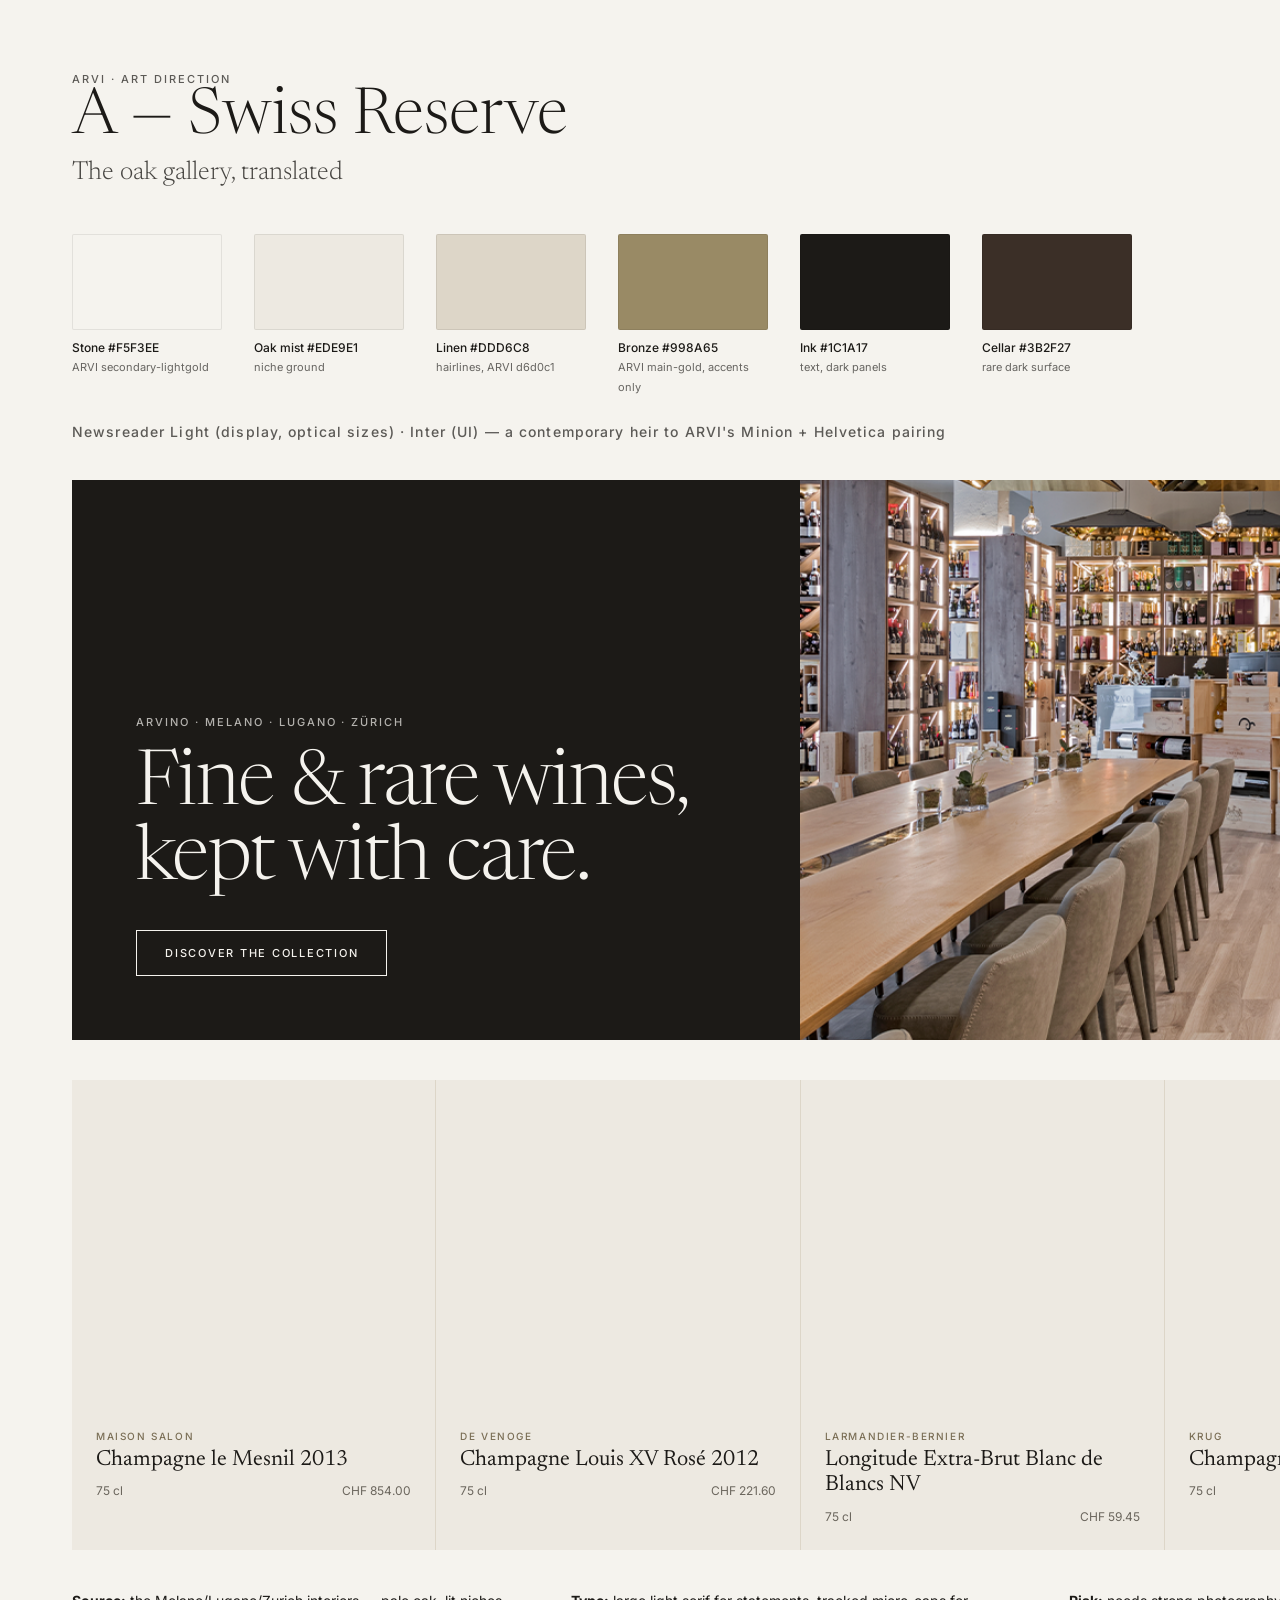
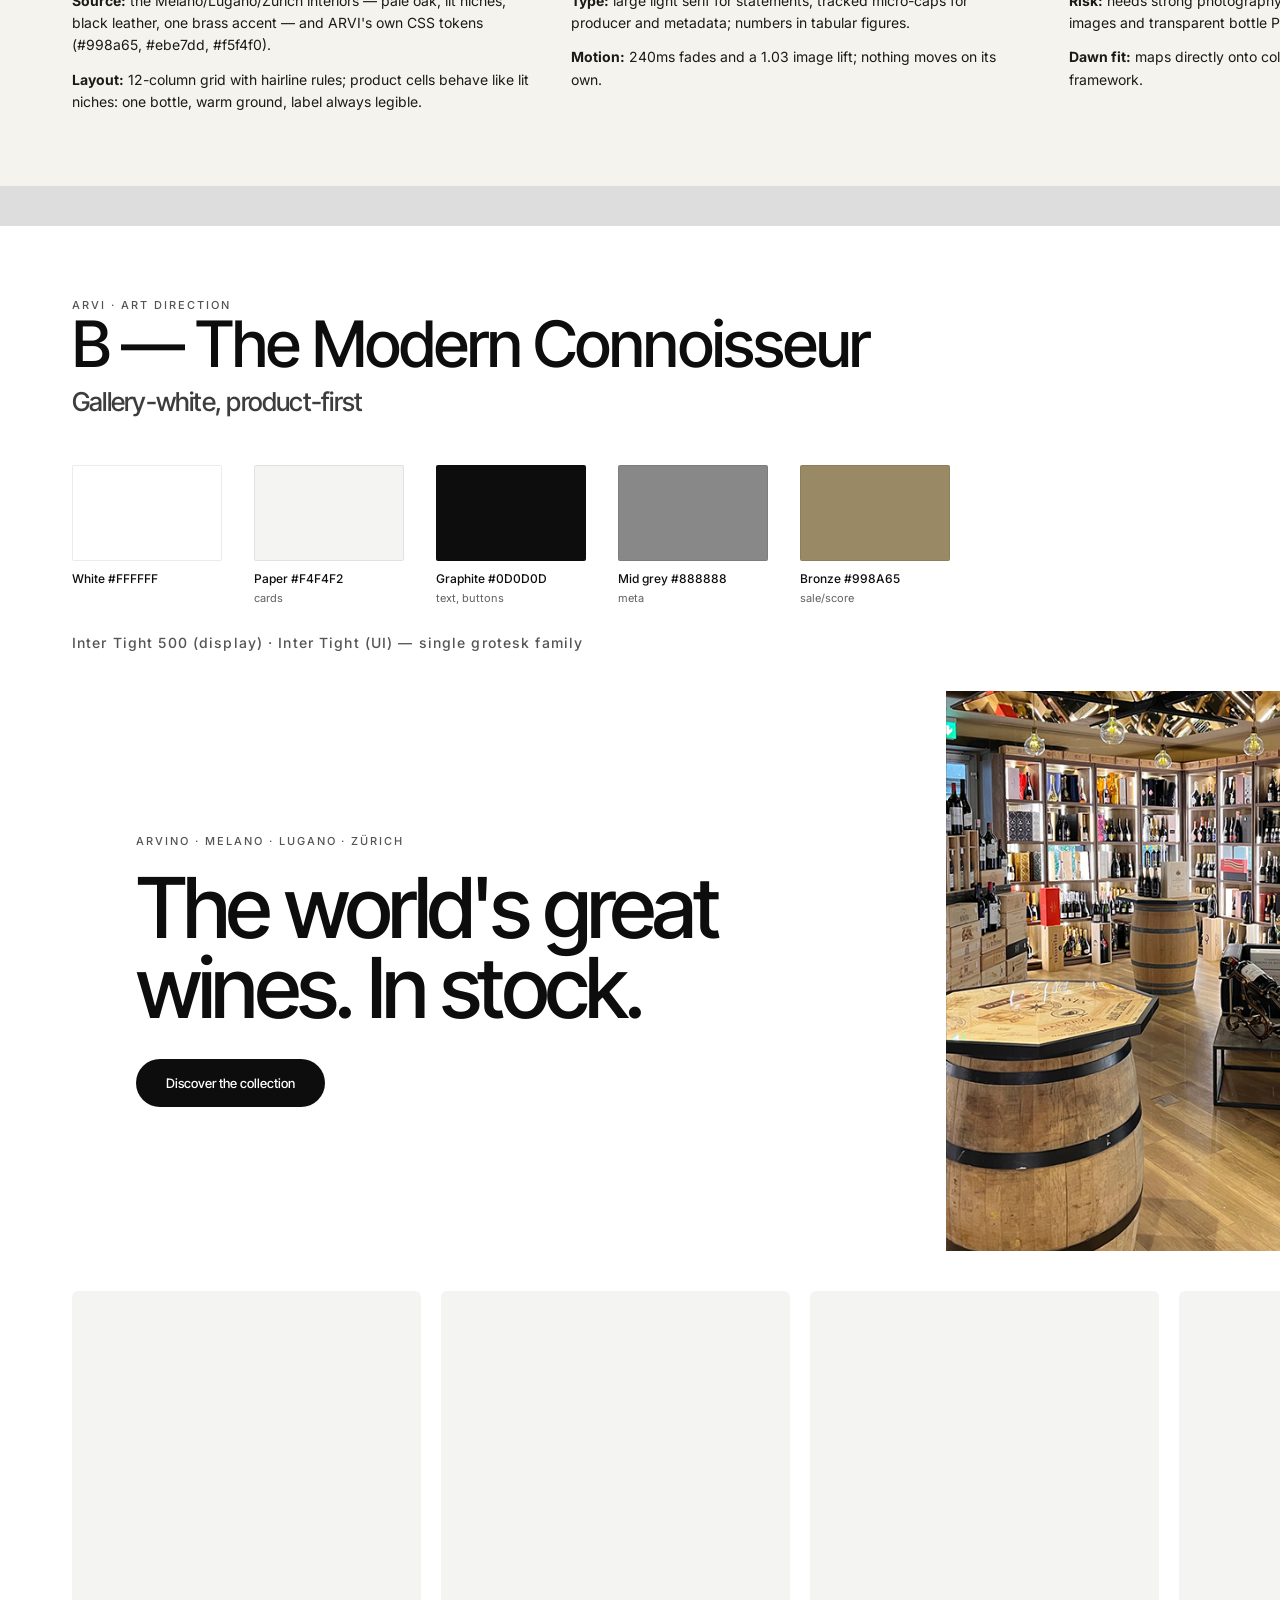
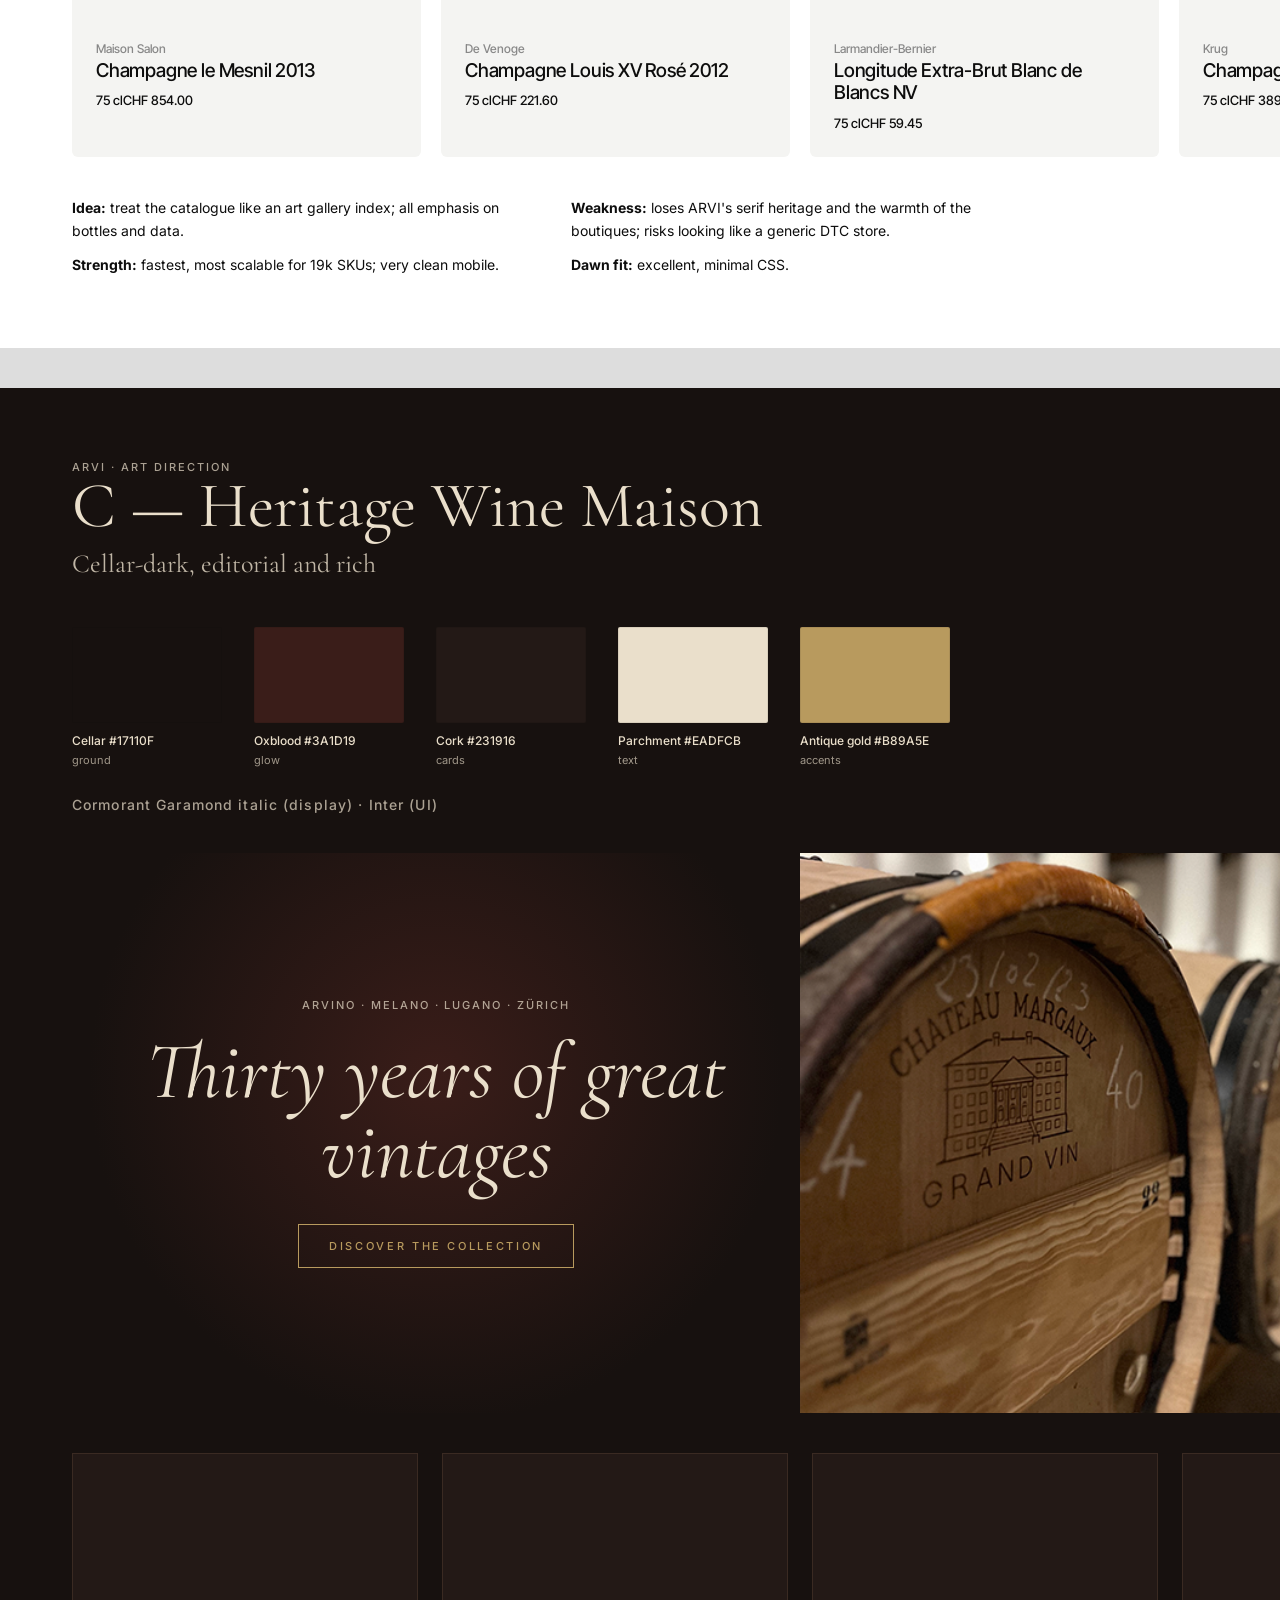
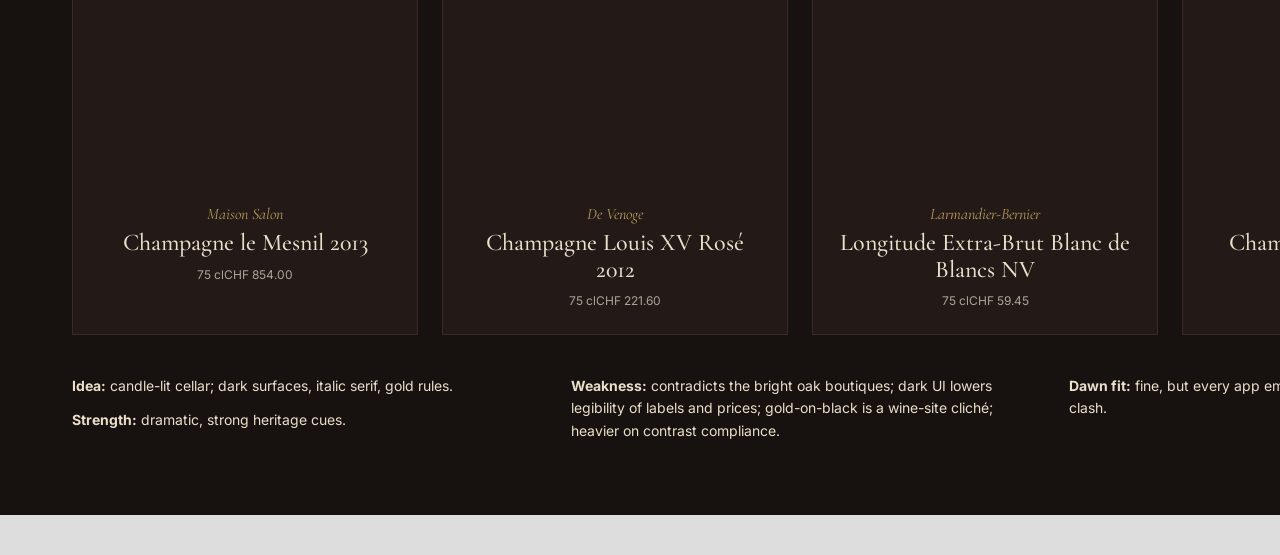
<file: presentation/concepts/boards.html>
<!doctype html><html><head><meta charset="utf-8">
<link href="https://fonts.googleapis.com/css2?family=Newsreader:ital,opsz,wght@0,6..72,300;0,6..72,400;1,6..72,300&family=Inter:wght@300;400;500&family=Cormorant+Garamond:ital,wght@0,400;0,500;1,400&family=Inter+Tight:wght@300;400;500;600&family=Fraunces:opsz,wght@9..144,300;9..144,400&display=swap" rel="stylesheet">
<style>
*{box-sizing:border-box;margin:0}body{font-family:Inter;background:#ddd}
.board{width:1600px;padding:72px;margin:0 0 40px;position:relative}
.k{font:500 11px Inter;letter-spacing:.18em;text-transform:uppercase;opacity:.7}
.row{display:flex;gap:32px}.sw{width:150px}.sw i{display:block;height:96px;border-radius:2px;margin-bottom:10px;border:1px solid rgba(0,0,0,.08)}
.sw b{display:block;font:500 12px Inter}.sw small{font:400 11px Inter;opacity:.65}
.hero{display:grid;grid-template-columns:1fr 1fr;height:560px;margin-top:40px}
.hero .img{background-size:cover;background-position:center}
.cards{display:grid;grid-template-columns:repeat(4,1fr);gap:1px;margin-top:40px}
.card{padding:28px 24px 26px}.card .b{height:300px;background-size:contain;background-repeat:no-repeat;background-position:center bottom;margin-bottom:22px}
.notes{columns:3;gap:40px;margin-top:40px;font:400 14px/1.6 Inter}
.notes p{break-inside:avoid;margin-bottom:12px}
/* A */
.A{background:#F5F3EE;color:#1C1A17}.A h1,.A .serif{font-family:Newsreader;font-weight:300;font-optical-sizing:auto}
.A .hero .txt{background:#1C1A17;color:#F5F3EE;padding:64px;display:flex;flex-direction:column;justify-content:flex-end}
.A .hero h2{font:300 76px/0.98 Newsreader;letter-spacing:-.02em}.A .btn{display:inline-block;border:1px solid #F5F3EE;padding:15px 28px;font:500 11px Inter;letter-spacing:.16em;text-transform:uppercase;margin-top:32px}
.A .cards{background:#DDD6C8}.A .card{background:#EDE9E1}.A .card .p{font:500 10px Inter;letter-spacing:.16em;text-transform:uppercase;color:#7A6E55}.A .card .t{font:400 22px/1.15 Newsreader;margin:6px 0 10px}.A .card .m{font:400 12px Inter;color:#6b665d;display:flex;justify-content:space-between}
/* B */
.B{background:#fff;color:#0d0d0d}.B h1,.B .serif{font-family:'Inter Tight';font-weight:500;letter-spacing:-.03em}
.B .hero{grid-template-columns:1.2fr .8fr}.B .hero .txt{padding:64px 0 64px 64px;display:flex;flex-direction:column;justify-content:center}
.B .hero h2{font:500 84px/0.95 'Inter Tight';letter-spacing:-.045em}.B .btn{display:inline-block;background:#0d0d0d;color:#fff;padding:16px 30px;font:500 13px 'Inter Tight';margin-top:32px;border-radius:40px}
.B .cards{gap:20px}.B .card{background:#F4F4F2;border-radius:6px}.B .card .p{font:500 12px 'Inter Tight';color:#888}.B .card .t{font:500 19px/1.2 'Inter Tight';margin:4px 0 10px;letter-spacing:-.01em}.B .card .m{font:500 13px 'Inter Tight'}
/* C */
.C{background:#17110F;color:#EADFCB}.C h1,.C .serif{font-family:'Cormorant Garamond';font-weight:400}
.C .hero .txt{padding:64px;display:flex;flex-direction:column;justify-content:center;align-items:center;text-align:center;background:radial-gradient(circle at 50% 40%,#3a1d19,#17110F 70%)}
.C .hero h2{font:italic 400 80px/1 'Cormorant Garamond'}.C .btn{display:inline-block;border:1px solid #B89A5E;color:#B89A5E;padding:14px 30px;font:500 11px Inter;letter-spacing:.24em;text-transform:uppercase;margin-top:32px}
.C .cards{gap:24px}.C .card{background:#231916;border:1px solid #3a2a22;text-align:center}.C .card .p{font:italic 400 16px 'Cormorant Garamond';color:#B89A5E}.C .card .t{font:500 24px/1.1 'Cormorant Garamond';margin:6px 0 10px}.C .card .m{font:400 12px Inter;opacity:.7}
.head{display:flex;justify-content:space-between;align-items:flex-end;margin-bottom:48px}
.head h1{font-size:64px;line-height:1}
.pick{position:absolute;top:72px;right:72px;font:600 12px Inter;letter-spacing:.14em;text-transform:uppercase;padding:10px 16px;background:#998A65;color:#fff}
</style></head><body>
<script>
const IMG='../../assets-library/arvi-original/';
const bottles=[
 ['Maison Salon','Champagne le Mesnil 2013','75 cl','CHF 854.00','https://cdn.shopify.com/s/files/1/0949/2725/7948/files/Champagne_le_Mesnil_Maison_Salon_2007_75.00_53020_1.png?v=1792161594&width=600'],
 ['De Venoge','Champagne Louis XV Rosé 2012','75 cl','CHF 221.60','https://cdn.shopify.com/s/files/1/0949/2725/7948/files/De_Venoge_Champagne_Louis_XV_Rose_2006_75_41455_c.png?v=1792161171&width=600'],
 ['Larmandier-Bernier','Longitude Extra-Brut Blanc de Blancs NV','75 cl','CHF 59.45','https://cdn.shopify.com/s/files/1/0949/2725/7948/files/Larmandier-Bernier_Champagne_Longitude_Extra-Brut_Blanc_de_Blancs_0_75_39920.png?v=17&width=600'],
 ['Krug','Champagne Brut Rosé NV','75 cl','CHF 389.15','https://myarvi.myshopify.com/cdn/shop/files/Krug_Champagne-Brut-Rose_0_75_22035_2a75a9bc-0570-4a71-8ae2-0901e056e36c.png?width=600']];
const D=[
 {c:'A',name:'A — Swiss Reserve',sub:'The oak gallery, translated',pick:1,img:'Zurigo.png',h:'Fine &amp; rare wines,<br>kept with care.',
  pal:[['Stone','#F5F3EE','ARVI secondary-lightgold'],['Oak mist','#EDE9E1','niche ground'],['Linen','#DDD6C8','hairlines, ARVI d6d0c1'],['Bronze','#998A65','ARVI main-gold, accents only'],['Ink','#1C1A17','text, dark panels'],['Cellar','#3B2F27','rare dark surface']],
  type:'Newsreader Light (display, optical sizes) · Inter (UI) — a contemporary heir to ARVI\'s Minion + Helvetica pairing',
  notes:['<b>Source:</b> the Melano/Lugano/Zurich interiors — pale oak, lit niches, black leather, one brass accent — and ARVI\'s own CSS tokens (#998a65, #ebe7dd, #f5f4f0).','<b>Layout:</b> 12-column grid with hairline rules; product cells behave like lit niches: one bottle, warm ground, label always legible.','<b>Type:</b> large light serif for statements, tracked micro-caps for producer and metadata; numbers in tabular figures.','<b>Motion:</b> 240ms fades and a 1.03 image lift; nothing moves on its own.','<b>Risk:</b> needs strong photography — mitigated by ARVI\'s real boutique images and transparent bottle PNGs.','<b>Dawn fit:</b> maps directly onto color schemes + one CSS layer; no JS framework.']},
 {c:'B',name:'B — The Modern Connoisseur',sub:'Gallery-white, product-first',img:'Lugano.png',h:'The world\'s great wines. In stock.',
  pal:[['White','#FFFFFF',''],['Paper','#F4F4F2','cards'],['Graphite','#0D0D0D','text, buttons'],['Mid grey','#888888','meta'],['Bronze','#998A65','sale/score']],
  type:'Inter Tight 500 (display) · Inter Tight (UI) — single grotesk family',
  notes:['<b>Idea:</b> treat the catalogue like an art gallery index; all emphasis on bottles and data.','<b>Strength:</b> fastest, most scalable for 19k SKUs; very clean mobile.','<b>Weakness:</b> loses ARVI\'s serif heritage and the warmth of the boutiques; risks looking like a generic DTC store.','<b>Dawn fit:</b> excellent, minimal CSS.']},
 {c:'C',name:'C — Heritage Wine Maison',sub:'Cellar-dark, editorial and rich',img:'WIEP_660_01.png',h:'Thirty years of great vintages',
  pal:[['Cellar','#17110F','ground'],['Oxblood','#3A1D19','glow'],['Cork','#231916','cards'],['Parchment','#EADFCB','text'],['Antique gold','#B89A5E','accents']],
  type:'Cormorant Garamond italic (display) · Inter (UI)',
  notes:['<b>Idea:</b> candle-lit cellar; dark surfaces, italic serif, gold rules.','<b>Strength:</b> dramatic, strong heritage cues.','<b>Weakness:</b> contradicts the bright oak boutiques; dark UI lowers legibility of labels and prices; gold-on-black is a wine-site cliché; heavier on contrast compliance.','<b>Dawn fit:</b> fine, but every app embed and checkout handoff would clash.']}];
for(const d of D){
 const s=document.createElement('section');s.className='board '+d.c;s.id=d.c;
 s.innerHTML=`${d.pick?'<div class="pick">Selected direction</div>':''}<div class="head"><div><div class="k">ARVI · Art direction</div><h1>${d.name}</h1><div class="serif" style="font-size:26px;margin-top:10px;opacity:.8">${d.sub}</div></div></div>
 <div class="row">${d.pal.map(p=>`<div class="sw"><i style="background:${p[1]}"></i><b>${p[0]} ${p[1]}</b><small>${p[2]}</small></div>`).join('')}</div>
 <p class="k" style="margin-top:28px;letter-spacing:.08em;text-transform:none;font-size:14px">${d.type}</p>
 <div class="hero"><div class="txt"><div class="k" style="margin-bottom:20px">Arvino · Melano · Lugano · Zürich</div><h2>${d.h}</h2><div><span class="btn">Discover the collection</span></div></div><div class="img" style="background-image:url(${IMG+d.img})"></div></div>
 <div class="cards">${bottles.map(b=>`<div class="card"><div class="b" style="background-image:url('${b[4]}')"></div><div class="p">${b[0]}</div><div class="t">${b[1]}</div><div class="m"><span>${b[2]}</span><span>${b[3]}</span></div></div>`).join('')}</div>
 <div class="notes">${d.notes.map(n=>`<p>${n}</p>`).join('')}</div>`;
 document.body.appendChild(s);}
</script></body></html>
</file>
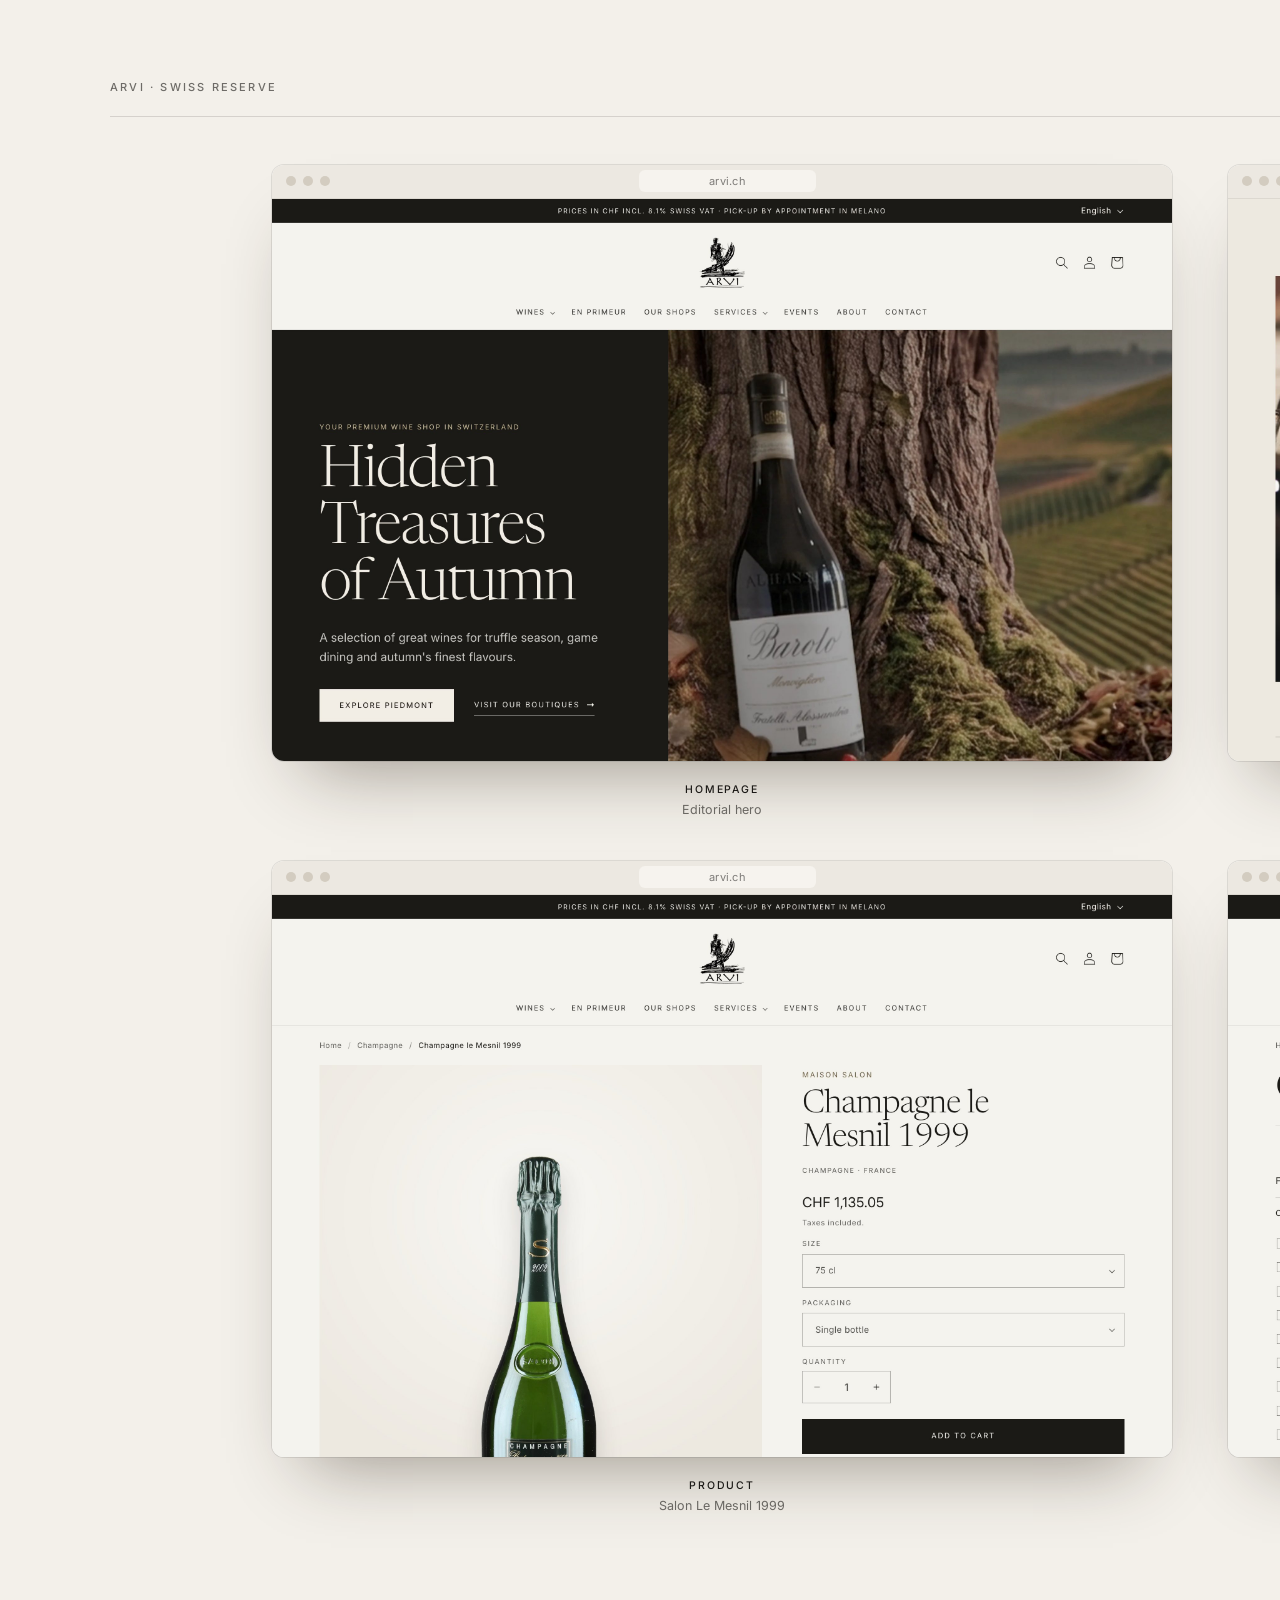
<file: docs/ARVI-CLIENT-PRESENTATION/source/ARVI-DESKTOP-OVERVIEW.html>
<!doctype html><html lang="en"><head><meta charset="utf-8"><link rel="preconnect" href="https://fonts.googleapis.com"><link href="https://fonts.googleapis.com/css2?family=Inter:wght@400;500;600&display=swap" rel="stylesheet"><style>
@font-face { font-family: Newsreader; font-weight: 200 800; font-style: normal; src: url("file:///Users/adamm/Documents/shopify/theme/assets/arvi-newsreader-normal-latin.woff2") format("woff2"); }
@font-face { font-family: Newsreader; font-weight: 200 800; font-style: italic; src: url("file:///Users/adamm/Documents/shopify/theme/assets/arvi-newsreader-italic-latin.woff2") format("woff2"); }
:root { --stone:#F3F0EA; --mist:#E9E4DA; --ink:#1C1A17; --bronze:#998A65; --bronze-t:#6E6246; --muted:rgba(28,26,23,.62); }
* { box-sizing: border-box; margin: 0; padding: 0; }
html, body { background: var(--stone); }
body { font-family: Inter, system-ui, sans-serif; color: var(--ink); -webkit-font-smoothing: antialiased; }
@page { size: 1920px 1080px; margin: 0; }
.page { width: 1920px; height: 1080px; position: relative; overflow: hidden; background: var(--stone); page-break-after: always; display: grid; grid-template-columns: 470px minmax(0, 1fr); grid-template-rows: auto minmax(0, 1fr); padding: 64px 96px 72px; column-gap: 72px; }
.page.dark { background: var(--ink); color: #F2EEE6; --muted: rgba(242,238,230,.66); }
.pg-head { grid-column: 1 / -1; display: flex; justify-content: space-between; font-size: 11px; font-weight: 500; letter-spacing: .2em; text-transform: uppercase; color: var(--muted); padding-bottom: 22px; border-bottom: 1px solid rgba(28,26,23,.14); margin-bottom: 56px; }
.dark .pg-head { border-color: rgba(242,238,230,.16); }
.pg-intro { align-self: center; }
.eyebrow { font-size: 11px; font-weight: 500; letter-spacing: .2em; text-transform: uppercase; color: var(--bronze-t); margin-bottom: 22px; }
.dark .eyebrow { color: #CDBF9C; }
h1, h2 { font-family: Newsreader, Georgia, serif; font-weight: 300; letter-spacing: -.02em; }
h2 { font-size: 46px; line-height: 1.08; max-width: 14ch; }
.lede { font-size: 16px; line-height: 1.75; color: var(--muted); margin-top: 26px; max-width: 40ch; }
.notes { margin-top: 34px; display: grid; gap: 14px; max-width: 40ch; }
.notes p { font-size: 13.5px; line-height: 1.6; color: var(--muted); padding-left: 22px; position: relative; }
.notes p::before { content: ''; position: absolute; left: 0; top: .75em; width: 12px; height: 1px; background: var(--bronze); }
.notes b { color: var(--ink); font-weight: 500; }
.dark .notes b { color: #F2EEE6; }
.pg-stage { display: flex; align-items: center; justify-content: center; gap: 44px; min-width: 0; }
figure { display: flex; flex-direction: column; align-items: center; }
figcaption { margin-top: 22px; text-align: center; display: grid; gap: 6px; }
.cap-t { font-size: 10.5px; font-weight: 500; letter-spacing: .18em; text-transform: uppercase; }
.cap-s { font-size: 12.5px; color: var(--muted); }
/* Phone */
.ph-body { position: relative; background: linear-gradient(150deg, #4a4743 0%, #1d1c1a 22%, #2a2825 60%, #45423e 100%); box-shadow: inset 0 0 0 1.2px rgba(255,255,255,.14), 0 0 0 1px #0b0a09, 0 44px 70px -34px rgba(48,36,22,.55), 0 18px 30px -20px rgba(0,0,0,.4); }
.dark .ph-body { box-shadow: inset 0 0 0 1.2px rgba(255,255,255,.18), 0 0 0 1px #000, 0 40px 80px -30px rgba(0,0,0,.8); }
.ph-body::before, .ph-body::after { content: ''; position: absolute; width: 3px; border-radius: 2px; background: #2b2926; }
.ph-body::before { left: -3px; top: 21%; height: 9%; box-shadow: 0 60px 0 #2b2926; }
.ph-body::after { right: -3px; top: 27%; height: 14%; }
.ph-screen { overflow: hidden; background: #000; position: relative; }
.ph-screen img { display: block; width: 100%; object-fit: cover; object-position: top; }
.ph-bar { position: relative; display: flex; align-items: center; justify-content: space-between; padding: 0 8.5% 0 11%; font-weight: 600; letter-spacing: .01em; }
.ph-island { position: absolute; left: 50%; top: 62%; transform: translate(-50%, -50%); background: #000; border-radius: 999px; }
.ph-icons svg { width: 100%; display: block; }
/* Browser */
.br-body { border-radius: 12px; overflow: hidden; background: #fff; box-shadow: 0 0 0 1px rgba(28,26,23,.1), 0 40px 70px -34px rgba(48,36,22,.45); }
.br-bar { height: 34px; display: flex; align-items: center; gap: 7px; padding: 0 14px; background: #ECE8E1; border-bottom: 1px solid rgba(28,26,23,.08); }
.br-bar i { width: 10px; height: 10px; border-radius: 50%; background: #D3CCC0; }
.br-url { margin: 0 auto; transform: translateX(-20px); font-size: 11px; color: rgba(28,26,23,.55); background: #F6F3EE; padding: 4px 70px; border-radius: 6px; letter-spacing: .02em; }
.br-view { overflow: hidden; }
.br-view img { display: block; width: 100%; }
/* Special layouts */
.cover { grid-template-columns: minmax(0, 1fr) 640px; }
.cover h1 { font-size: 76px; line-height: 1.02; margin-top: 6px; }
.cover .lede { font-size: 18px; max-width: 34ch; }
.cover .meta { margin-top: 64px; display: flex; gap: 48px; font-size: 11px; letter-spacing: .2em; text-transform: uppercase; color: rgba(242,238,230,.6); }
.strips { display: flex; gap: 28px; align-items: flex-start; }
.strip { width: 300px; height: auto; max-height: 820px; overflow: hidden; border-radius: 8px; box-shadow: 0 0 0 1px rgba(28,26,23,.1), 0 30px 60px -30px rgba(48,36,22,.4); background: #fff; }
.strip img { display: block; width: 100%; }
.detail { width: 520px; border-radius: 10px; overflow: hidden; box-shadow: 0 0 0 1px rgba(28,26,23,.1), 0 30px 60px -30px rgba(48,36,22,.4); }
.detail img { display: block; width: 100%; }
.pair { display: flex; align-items: flex-end; gap: 0; position: relative; }
.pair .ph { margin-left: -96px; margin-bottom: -18px; position: relative; z-index: 2; }
.stack { display: grid; gap: 30px; }
.closing ul { list-style: none; display: grid; gap: 18px; margin-top: 8px; }
.closing li { font-size: 15px; line-height: 1.6; color: rgba(242,238,230,.8); padding-left: 26px; position: relative; max-width: 52ch; }
.closing li::before { content: ''; position: absolute; left: 0; top: .8em; width: 14px; height: 1px; background: #CDBF9C; }
.closing h3 { font-family: Newsreader, serif; font-weight: 300; font-size: 28px; margin-bottom: 22px; }
.cols { display: grid; grid-template-columns: 1fr 1fr; gap: 96px; align-self: center; }
.board { width: 2400px; height: 1350px; padding: 80px 110px; display: grid; grid-template-rows: auto 1fr; background: var(--stone); }
.board .pg-head { margin-bottom: 40px; }
.board-row { display: flex; align-items: center; justify-content: center; gap: 46px; }
.board-title { font-family: Newsreader, serif; font-weight: 300; font-size: 40px; letter-spacing: -.02em; margin-bottom: 8px; }</style></head><body><section class="board" style="height:1600px"><header class="pg-head"><span>ARVI · Swiss Reserve</span><span>Desktop overview</span></header>
<div class="board-row" style="flex-wrap:wrap;gap:44px 56px;align-content:center"><figure class="br" style="width:900px">
  <div class="br-body"><div class="br-bar"><i></i><i></i><i></i><span class="br-url">arvi.ch</span></div>
  <div class="br-view" style="height:562px"><img src="img/desktop-01-home-hero.jpg" alt=""></div></div><figcaption><span class="cap-t">Homepage</span><span class="cap-s">Editorial hero</span></figcaption>
</figure><figure class="br" style="width:900px">
  <div class="br-body"><div class="br-bar"><i></i><i></i><i></i><span class="br-url">arvi.ch</span></div>
  <div class="br-view" style="height:562px"><img src="img/desktop-03-home-cellar-story.jpg" alt=""></div></div><figcaption><span class="cap-t">Brand story</span><span class="cap-s">The cellar</span></figcaption>
</figure><figure class="br" style="width:900px">
  <div class="br-body"><div class="br-bar"><i></i><i></i><i></i><span class="br-url">arvi.ch</span></div>
  <div class="br-view" style="height:562px"><img src="img/desktop-07-product.jpg" alt=""></div></div><figcaption><span class="cap-t">Product</span><span class="cap-s">Salon Le Mesnil 1999</span></figcaption>
</figure><figure class="br" style="width:900px">
  <div class="br-body"><div class="br-bar"><i></i><i></i><i></i><span class="br-url">arvi.ch</span></div>
  <div class="br-view" style="height:562px"><img src="img/desktop-09-collection.jpg" alt=""></div></div><figcaption><span class="cap-t">Collection</span><span class="cap-s">Champagne · filters</span></figcaption>
</figure></div></section></body></html>
</file>
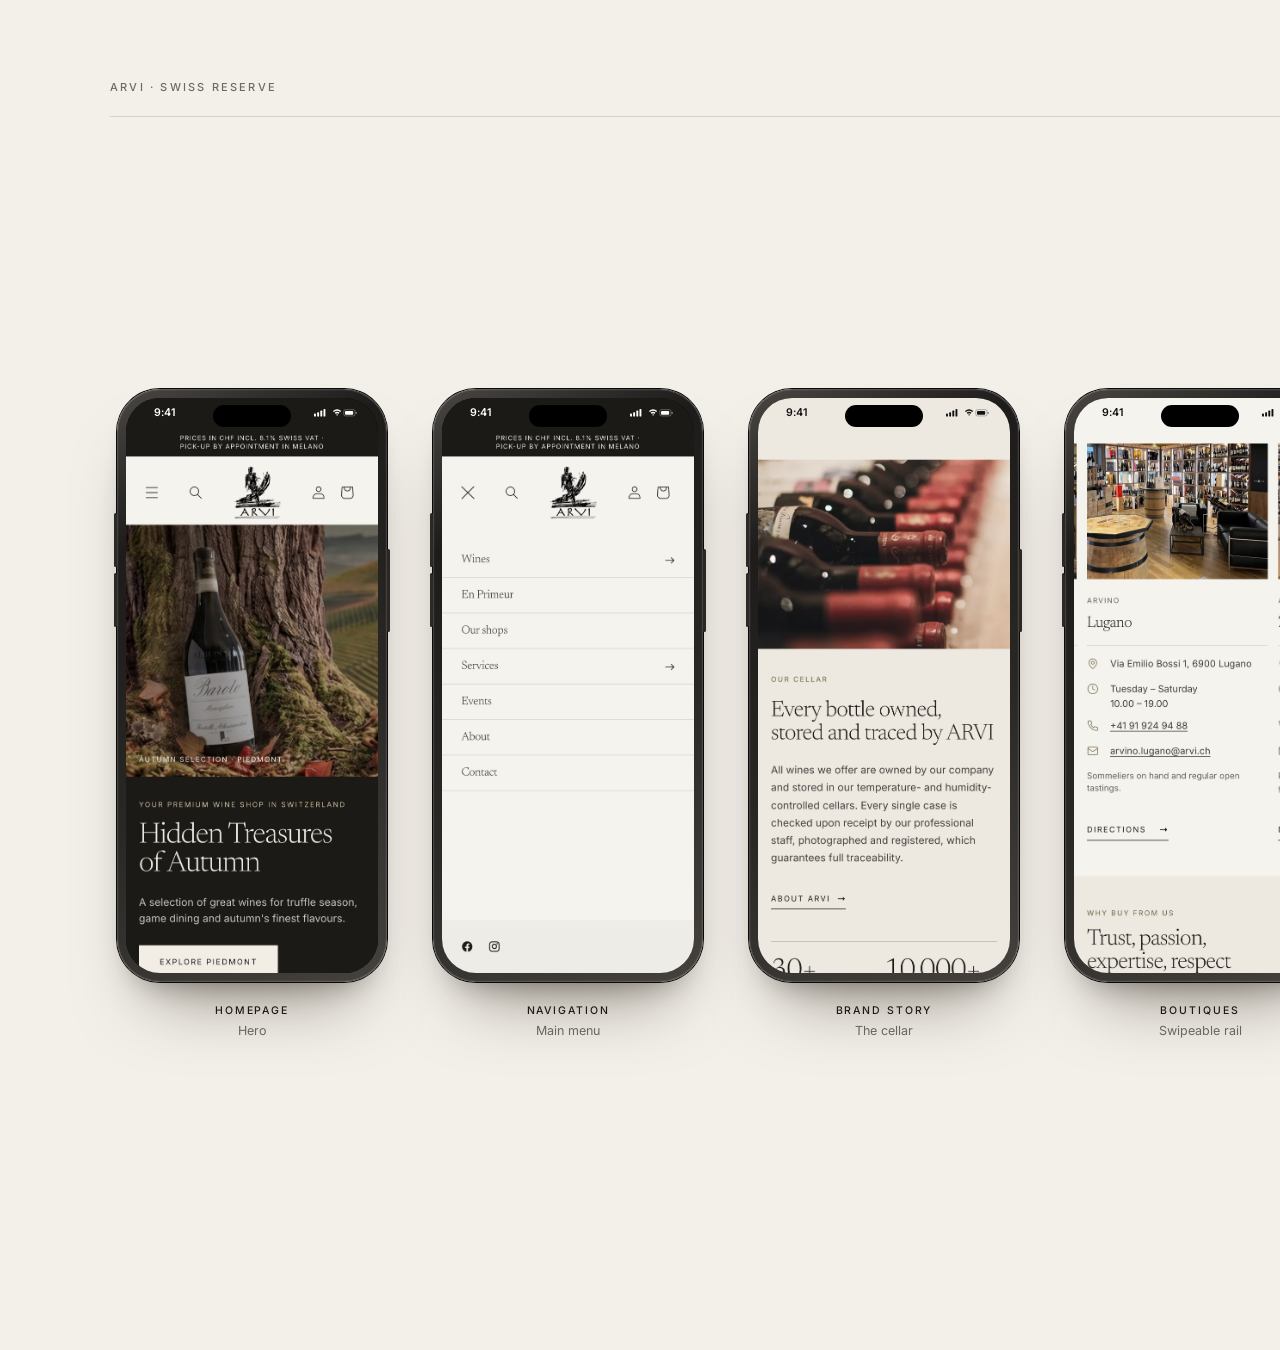
<file: docs/ARVI-CLIENT-PRESENTATION/source/ARVI-MOBILE-OVERVIEW.html>
<!doctype html><html lang="en"><head><meta charset="utf-8"><link rel="preconnect" href="https://fonts.googleapis.com"><link href="https://fonts.googleapis.com/css2?family=Inter:wght@400;500;600&display=swap" rel="stylesheet"><style>
@font-face { font-family: Newsreader; font-weight: 200 800; font-style: normal; src: url("file:///Users/adamm/Documents/shopify/theme/assets/arvi-newsreader-normal-latin.woff2") format("woff2"); }
@font-face { font-family: Newsreader; font-weight: 200 800; font-style: italic; src: url("file:///Users/adamm/Documents/shopify/theme/assets/arvi-newsreader-italic-latin.woff2") format("woff2"); }
:root { --stone:#F3F0EA; --mist:#E9E4DA; --ink:#1C1A17; --bronze:#998A65; --bronze-t:#6E6246; --muted:rgba(28,26,23,.62); }
* { box-sizing: border-box; margin: 0; padding: 0; }
html, body { background: var(--stone); }
body { font-family: Inter, system-ui, sans-serif; color: var(--ink); -webkit-font-smoothing: antialiased; }
@page { size: 1920px 1080px; margin: 0; }
.page { width: 1920px; height: 1080px; position: relative; overflow: hidden; background: var(--stone); page-break-after: always; display: grid; grid-template-columns: 470px minmax(0, 1fr); grid-template-rows: auto minmax(0, 1fr); padding: 64px 96px 72px; column-gap: 72px; }
.page.dark { background: var(--ink); color: #F2EEE6; --muted: rgba(242,238,230,.66); }
.pg-head { grid-column: 1 / -1; display: flex; justify-content: space-between; font-size: 11px; font-weight: 500; letter-spacing: .2em; text-transform: uppercase; color: var(--muted); padding-bottom: 22px; border-bottom: 1px solid rgba(28,26,23,.14); margin-bottom: 56px; }
.dark .pg-head { border-color: rgba(242,238,230,.16); }
.pg-intro { align-self: center; }
.eyebrow { font-size: 11px; font-weight: 500; letter-spacing: .2em; text-transform: uppercase; color: var(--bronze-t); margin-bottom: 22px; }
.dark .eyebrow { color: #CDBF9C; }
h1, h2 { font-family: Newsreader, Georgia, serif; font-weight: 300; letter-spacing: -.02em; }
h2 { font-size: 46px; line-height: 1.08; max-width: 14ch; }
.lede { font-size: 16px; line-height: 1.75; color: var(--muted); margin-top: 26px; max-width: 40ch; }
.notes { margin-top: 34px; display: grid; gap: 14px; max-width: 40ch; }
.notes p { font-size: 13.5px; line-height: 1.6; color: var(--muted); padding-left: 22px; position: relative; }
.notes p::before { content: ''; position: absolute; left: 0; top: .75em; width: 12px; height: 1px; background: var(--bronze); }
.notes b { color: var(--ink); font-weight: 500; }
.dark .notes b { color: #F2EEE6; }
.pg-stage { display: flex; align-items: center; justify-content: center; gap: 44px; min-width: 0; }
figure { display: flex; flex-direction: column; align-items: center; }
figcaption { margin-top: 22px; text-align: center; display: grid; gap: 6px; }
.cap-t { font-size: 10.5px; font-weight: 500; letter-spacing: .18em; text-transform: uppercase; }
.cap-s { font-size: 12.5px; color: var(--muted); }
/* Phone */
.ph-body { position: relative; background: linear-gradient(150deg, #4a4743 0%, #1d1c1a 22%, #2a2825 60%, #45423e 100%); box-shadow: inset 0 0 0 1.2px rgba(255,255,255,.14), 0 0 0 1px #0b0a09, 0 44px 70px -34px rgba(48,36,22,.55), 0 18px 30px -20px rgba(0,0,0,.4); }
.dark .ph-body { box-shadow: inset 0 0 0 1.2px rgba(255,255,255,.18), 0 0 0 1px #000, 0 40px 80px -30px rgba(0,0,0,.8); }
.ph-body::before, .ph-body::after { content: ''; position: absolute; width: 3px; border-radius: 2px; background: #2b2926; }
.ph-body::before { left: -3px; top: 21%; height: 9%; box-shadow: 0 60px 0 #2b2926; }
.ph-body::after { right: -3px; top: 27%; height: 14%; }
.ph-screen { overflow: hidden; background: #000; position: relative; }
.ph-screen img { display: block; width: 100%; object-fit: cover; object-position: top; }
.ph-bar { position: relative; display: flex; align-items: center; justify-content: space-between; padding: 0 8.5% 0 11%; font-weight: 600; letter-spacing: .01em; }
.ph-island { position: absolute; left: 50%; top: 62%; transform: translate(-50%, -50%); background: #000; border-radius: 999px; }
.ph-icons svg { width: 100%; display: block; }
/* Browser */
.br-body { border-radius: 12px; overflow: hidden; background: #fff; box-shadow: 0 0 0 1px rgba(28,26,23,.1), 0 40px 70px -34px rgba(48,36,22,.45); }
.br-bar { height: 34px; display: flex; align-items: center; gap: 7px; padding: 0 14px; background: #ECE8E1; border-bottom: 1px solid rgba(28,26,23,.08); }
.br-bar i { width: 10px; height: 10px; border-radius: 50%; background: #D3CCC0; }
.br-url { margin: 0 auto; transform: translateX(-20px); font-size: 11px; color: rgba(28,26,23,.55); background: #F6F3EE; padding: 4px 70px; border-radius: 6px; letter-spacing: .02em; }
.br-view { overflow: hidden; }
.br-view img { display: block; width: 100%; }
/* Special layouts */
.cover { grid-template-columns: minmax(0, 1fr) 640px; }
.cover h1 { font-size: 76px; line-height: 1.02; margin-top: 6px; }
.cover .lede { font-size: 18px; max-width: 34ch; }
.cover .meta { margin-top: 64px; display: flex; gap: 48px; font-size: 11px; letter-spacing: .2em; text-transform: uppercase; color: rgba(242,238,230,.6); }
.strips { display: flex; gap: 28px; align-items: flex-start; }
.strip { width: 300px; height: auto; max-height: 820px; overflow: hidden; border-radius: 8px; box-shadow: 0 0 0 1px rgba(28,26,23,.1), 0 30px 60px -30px rgba(48,36,22,.4); background: #fff; }
.strip img { display: block; width: 100%; }
.detail { width: 520px; border-radius: 10px; overflow: hidden; box-shadow: 0 0 0 1px rgba(28,26,23,.1), 0 30px 60px -30px rgba(48,36,22,.4); }
.detail img { display: block; width: 100%; }
.pair { display: flex; align-items: flex-end; gap: 0; position: relative; }
.pair .ph { margin-left: -96px; margin-bottom: -18px; position: relative; z-index: 2; }
.stack { display: grid; gap: 30px; }
.closing ul { list-style: none; display: grid; gap: 18px; margin-top: 8px; }
.closing li { font-size: 15px; line-height: 1.6; color: rgba(242,238,230,.8); padding-left: 26px; position: relative; max-width: 52ch; }
.closing li::before { content: ''; position: absolute; left: 0; top: .8em; width: 14px; height: 1px; background: #CDBF9C; }
.closing h3 { font-family: Newsreader, serif; font-weight: 300; font-size: 28px; margin-bottom: 22px; }
.cols { display: grid; grid-template-columns: 1fr 1fr; gap: 96px; align-self: center; }
.board { width: 2400px; height: 1350px; padding: 80px 110px; display: grid; grid-template-rows: auto 1fr; background: var(--stone); }
.board .pg-head { margin-bottom: 40px; }
.board-row { display: flex; align-items: center; justify-content: center; gap: 46px; }
.board-title { font-family: Newsreader, serif; font-weight: 300; font-size: 40px; letter-spacing: -.02em; margin-bottom: 8px; }</style></head><body><section class="board"><header class="pg-head"><span>ARVI · Swiss Reserve</span><span>Mobile overview</span></header><div class="board-row"><figure class="ph " style="width:270px">
  <div class="ph-body" style="padding:9px;border-radius:43px">
    <div class="ph-screen" style="border-radius:34px">
      <div class="ph-bar" style="height:30.4px;background:#1c1a17;color:#fff;font-size:10.6px">
        <span class="ph-time">9:41</span><span class="ph-island" style="width:78px;height:22px"></span><span class="ph-icons" style="width:43px"><svg viewBox="0 0 68 12" aria-hidden="true"><g fill="currentColor"><rect x="0" y="7" width="3" height="5" rx="1"/><rect x="5" y="5" width="3" height="7" rx="1"/><rect x="10" y="2.5" width="3" height="9.5" rx="1"/><rect x="15" y="0" width="3" height="12" rx="1"/><path d="M30 3.2a10 10 0 0 1 13 0l-1.4 1.5a8 8 0 0 0-10.2 0zm2.6 2.9a6 6 0 0 1 7.8 0l-1.5 1.5a4 4 0 0 0-4.8 0zm2.6 2.8a2 2 0 0 1 2.6 0L36.5 11z"/><rect x="47" y="1" width="18" height="10" rx="3" fill="none" stroke="currentColor" stroke-opacity=".45"/><rect x="49" y="3" width="13" height="6" rx="1.6"/><rect x="66" y="4.2" width="1.6" height="3.6" rx=".8" fill-opacity=".45"/></g></svg></span>
      </div>
      <img src="img/mobile-01-home-hero.jpg" alt="" style="height:545.4px">
    </div>
  </div><figcaption><span class="cap-t">Homepage</span><span class="cap-s">Hero</span></figcaption>
</figure><figure class="ph " style="width:270px">
  <div class="ph-body" style="padding:9px;border-radius:43px">
    <div class="ph-screen" style="border-radius:34px">
      <div class="ph-bar" style="height:30.4px;background:#1c1a17;color:#fff;font-size:10.6px">
        <span class="ph-time">9:41</span><span class="ph-island" style="width:78px;height:22px"></span><span class="ph-icons" style="width:43px"><svg viewBox="0 0 68 12" aria-hidden="true"><g fill="currentColor"><rect x="0" y="7" width="3" height="5" rx="1"/><rect x="5" y="5" width="3" height="7" rx="1"/><rect x="10" y="2.5" width="3" height="9.5" rx="1"/><rect x="15" y="0" width="3" height="12" rx="1"/><path d="M30 3.2a10 10 0 0 1 13 0l-1.4 1.5a8 8 0 0 0-10.2 0zm2.6 2.9a6 6 0 0 1 7.8 0l-1.5 1.5a4 4 0 0 0-4.8 0zm2.6 2.8a2 2 0 0 1 2.6 0L36.5 11z"/><rect x="47" y="1" width="18" height="10" rx="3" fill="none" stroke="currentColor" stroke-opacity=".45"/><rect x="49" y="3" width="13" height="6" rx="1.6"/><rect x="66" y="4.2" width="1.6" height="3.6" rx=".8" fill-opacity=".45"/></g></svg></span>
      </div>
      <img src="img/mobile-12-nav-menu.jpg" alt="" style="height:545.4px">
    </div>
  </div><figcaption><span class="cap-t">Navigation</span><span class="cap-s">Main menu</span></figcaption>
</figure><figure class="ph " style="width:270px">
  <div class="ph-body" style="padding:9px;border-radius:43px">
    <div class="ph-screen" style="border-radius:34px">
      <div class="ph-bar" style="height:30.4px;background:#ede9e1;color:#111;font-size:10.6px">
        <span class="ph-time">9:41</span><span class="ph-island" style="width:78px;height:22px"></span><span class="ph-icons" style="width:43px"><svg viewBox="0 0 68 12" aria-hidden="true"><g fill="currentColor"><rect x="0" y="7" width="3" height="5" rx="1"/><rect x="5" y="5" width="3" height="7" rx="1"/><rect x="10" y="2.5" width="3" height="9.5" rx="1"/><rect x="15" y="0" width="3" height="12" rx="1"/><path d="M30 3.2a10 10 0 0 1 13 0l-1.4 1.5a8 8 0 0 0-10.2 0zm2.6 2.9a6 6 0 0 1 7.8 0l-1.5 1.5a4 4 0 0 0-4.8 0zm2.6 2.8a2 2 0 0 1 2.6 0L36.5 11z"/><rect x="47" y="1" width="18" height="10" rx="3" fill="none" stroke="currentColor" stroke-opacity=".45"/><rect x="49" y="3" width="13" height="6" rx="1.6"/><rect x="66" y="4.2" width="1.6" height="3.6" rx=".8" fill-opacity=".45"/></g></svg></span>
      </div>
      <img src="img/mobile-04-home-cellar.jpg" alt="" style="height:545.4px">
    </div>
  </div><figcaption><span class="cap-t">Brand story</span><span class="cap-s">The cellar</span></figcaption>
</figure><figure class="ph " style="width:270px">
  <div class="ph-body" style="padding:9px;border-radius:43px">
    <div class="ph-screen" style="border-radius:34px">
      <div class="ph-bar" style="height:30.4px;background:#f5f3ee;color:#111;font-size:10.6px">
        <span class="ph-time">9:41</span><span class="ph-island" style="width:78px;height:22px"></span><span class="ph-icons" style="width:43px"><svg viewBox="0 0 68 12" aria-hidden="true"><g fill="currentColor"><rect x="0" y="7" width="3" height="5" rx="1"/><rect x="5" y="5" width="3" height="7" rx="1"/><rect x="10" y="2.5" width="3" height="9.5" rx="1"/><rect x="15" y="0" width="3" height="12" rx="1"/><path d="M30 3.2a10 10 0 0 1 13 0l-1.4 1.5a8 8 0 0 0-10.2 0zm2.6 2.9a6 6 0 0 1 7.8 0l-1.5 1.5a4 4 0 0 0-4.8 0zm2.6 2.8a2 2 0 0 1 2.6 0L36.5 11z"/><rect x="47" y="1" width="18" height="10" rx="3" fill="none" stroke="currentColor" stroke-opacity=".45"/><rect x="49" y="3" width="13" height="6" rx="1.6"/><rect x="66" y="4.2" width="1.6" height="3.6" rx=".8" fill-opacity=".45"/></g></svg></span>
      </div>
      <img src="img/mobile-07b-home-boutiques-rail.jpg" alt="" style="height:545.4px">
    </div>
  </div><figcaption><span class="cap-t">Boutiques</span><span class="cap-s">Swipeable rail</span></figcaption>
</figure><figure class="ph " style="width:270px">
  <div class="ph-body" style="padding:9px;border-radius:43px">
    <div class="ph-screen" style="border-radius:34px">
      <div class="ph-bar" style="height:30.4px;background:#f5f3ee;color:#111;font-size:10.6px">
        <span class="ph-time">9:41</span><span class="ph-island" style="width:78px;height:22px"></span><span class="ph-icons" style="width:43px"><svg viewBox="0 0 68 12" aria-hidden="true"><g fill="currentColor"><rect x="0" y="7" width="3" height="5" rx="1"/><rect x="5" y="5" width="3" height="7" rx="1"/><rect x="10" y="2.5" width="3" height="9.5" rx="1"/><rect x="15" y="0" width="3" height="12" rx="1"/><path d="M30 3.2a10 10 0 0 1 13 0l-1.4 1.5a8 8 0 0 0-10.2 0zm2.6 2.9a6 6 0 0 1 7.8 0l-1.5 1.5a4 4 0 0 0-4.8 0zm2.6 2.8a2 2 0 0 1 2.6 0L36.5 11z"/><rect x="47" y="1" width="18" height="10" rx="3" fill="none" stroke="currentColor" stroke-opacity=".45"/><rect x="49" y="3" width="13" height="6" rx="1.6"/><rect x="66" y="4.2" width="1.6" height="3.6" rx=".8" fill-opacity=".45"/></g></svg></span>
      </div>
      <img src="img/mobile-15-product-buy.jpg" alt="" style="height:545.4px">
    </div>
  </div><figcaption><span class="cap-t">Product</span><span class="cap-s">Purchase</span></figcaption>
</figure><figure class="ph " style="width:270px">
  <div class="ph-body" style="padding:9px;border-radius:43px">
    <div class="ph-screen" style="border-radius:34px">
      <div class="ph-bar" style="height:30.4px;background:#f5f3ee;color:#111;font-size:10.6px">
        <span class="ph-time">9:41</span><span class="ph-island" style="width:78px;height:22px"></span><span class="ph-icons" style="width:43px"><svg viewBox="0 0 68 12" aria-hidden="true"><g fill="currentColor"><rect x="0" y="7" width="3" height="5" rx="1"/><rect x="5" y="5" width="3" height="7" rx="1"/><rect x="10" y="2.5" width="3" height="9.5" rx="1"/><rect x="15" y="0" width="3" height="12" rx="1"/><path d="M30 3.2a10 10 0 0 1 13 0l-1.4 1.5a8 8 0 0 0-10.2 0zm2.6 2.9a6 6 0 0 1 7.8 0l-1.5 1.5a4 4 0 0 0-4.8 0zm2.6 2.8a2 2 0 0 1 2.6 0L36.5 11z"/><rect x="47" y="1" width="18" height="10" rx="3" fill="none" stroke="currentColor" stroke-opacity=".45"/><rect x="49" y="3" width="13" height="6" rx="1.6"/><rect x="66" y="4.2" width="1.6" height="3.6" rx=".8" fill-opacity=".45"/></g></svg></span>
      </div>
      <img src="img/mobile-17-product-vintages.jpg" alt="" style="height:545.4px">
    </div>
  </div><figcaption><span class="cap-t">Product</span><span class="cap-s">All vintages</span></figcaption>
</figure><figure class="ph " style="width:270px">
  <div class="ph-body" style="padding:9px;border-radius:43px">
    <div class="ph-screen" style="border-radius:34px">
      <div class="ph-bar" style="height:30.4px;background:#1c1a17;color:#fff;font-size:10.6px">
        <span class="ph-time">9:41</span><span class="ph-island" style="width:78px;height:22px"></span><span class="ph-icons" style="width:43px"><svg viewBox="0 0 68 12" aria-hidden="true"><g fill="currentColor"><rect x="0" y="7" width="3" height="5" rx="1"/><rect x="5" y="5" width="3" height="7" rx="1"/><rect x="10" y="2.5" width="3" height="9.5" rx="1"/><rect x="15" y="0" width="3" height="12" rx="1"/><path d="M30 3.2a10 10 0 0 1 13 0l-1.4 1.5a8 8 0 0 0-10.2 0zm2.6 2.9a6 6 0 0 1 7.8 0l-1.5 1.5a4 4 0 0 0-4.8 0zm2.6 2.8a2 2 0 0 1 2.6 0L36.5 11z"/><rect x="47" y="1" width="18" height="10" rx="3" fill="none" stroke="currentColor" stroke-opacity=".45"/><rect x="49" y="3" width="13" height="6" rx="1.6"/><rect x="66" y="4.2" width="1.6" height="3.6" rx=".8" fill-opacity=".45"/></g></svg></span>
      </div>
      <img src="img/mobile-20-collection-top.jpg" alt="" style="height:545.4px">
    </div>
  </div><figcaption><span class="cap-t">Collection</span><span class="cap-s">Filter & sort</span></figcaption>
</figure></div></section></body></html>
</file>
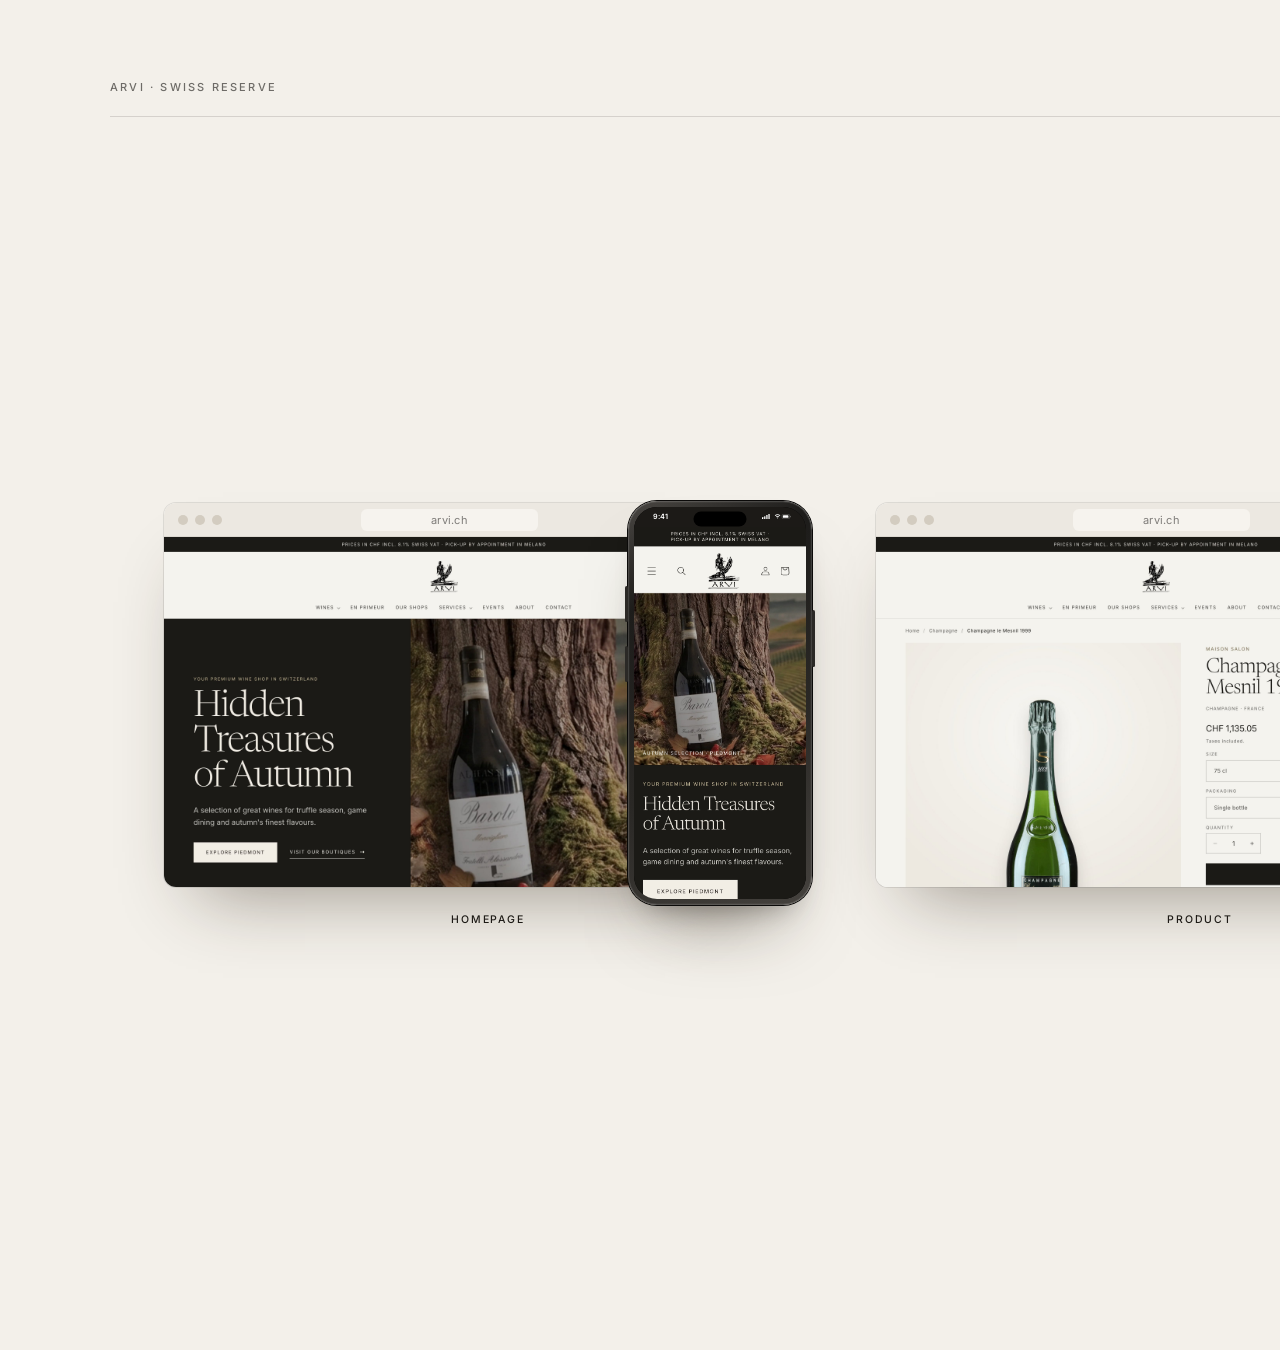
<file: docs/ARVI-CLIENT-PRESENTATION/source/ARVI-RESPONSIVE-COMPARISON.html>
<!doctype html><html lang="en"><head><meta charset="utf-8"><link rel="preconnect" href="https://fonts.googleapis.com"><link href="https://fonts.googleapis.com/css2?family=Inter:wght@400;500;600&display=swap" rel="stylesheet"><style>
@font-face { font-family: Newsreader; font-weight: 200 800; font-style: normal; src: url("file:///Users/adamm/Documents/shopify/theme/assets/arvi-newsreader-normal-latin.woff2") format("woff2"); }
@font-face { font-family: Newsreader; font-weight: 200 800; font-style: italic; src: url("file:///Users/adamm/Documents/shopify/theme/assets/arvi-newsreader-italic-latin.woff2") format("woff2"); }
:root { --stone:#F3F0EA; --mist:#E9E4DA; --ink:#1C1A17; --bronze:#998A65; --bronze-t:#6E6246; --muted:rgba(28,26,23,.62); }
* { box-sizing: border-box; margin: 0; padding: 0; }
html, body { background: var(--stone); }
body { font-family: Inter, system-ui, sans-serif; color: var(--ink); -webkit-font-smoothing: antialiased; }
@page { size: 1920px 1080px; margin: 0; }
.page { width: 1920px; height: 1080px; position: relative; overflow: hidden; background: var(--stone); page-break-after: always; display: grid; grid-template-columns: 470px minmax(0, 1fr); grid-template-rows: auto minmax(0, 1fr); padding: 64px 96px 72px; column-gap: 72px; }
.page.dark { background: var(--ink); color: #F2EEE6; --muted: rgba(242,238,230,.66); }
.pg-head { grid-column: 1 / -1; display: flex; justify-content: space-between; font-size: 11px; font-weight: 500; letter-spacing: .2em; text-transform: uppercase; color: var(--muted); padding-bottom: 22px; border-bottom: 1px solid rgba(28,26,23,.14); margin-bottom: 56px; }
.dark .pg-head { border-color: rgba(242,238,230,.16); }
.pg-intro { align-self: center; }
.eyebrow { font-size: 11px; font-weight: 500; letter-spacing: .2em; text-transform: uppercase; color: var(--bronze-t); margin-bottom: 22px; }
.dark .eyebrow { color: #CDBF9C; }
h1, h2 { font-family: Newsreader, Georgia, serif; font-weight: 300; letter-spacing: -.02em; }
h2 { font-size: 46px; line-height: 1.08; max-width: 14ch; }
.lede { font-size: 16px; line-height: 1.75; color: var(--muted); margin-top: 26px; max-width: 40ch; }
.notes { margin-top: 34px; display: grid; gap: 14px; max-width: 40ch; }
.notes p { font-size: 13.5px; line-height: 1.6; color: var(--muted); padding-left: 22px; position: relative; }
.notes p::before { content: ''; position: absolute; left: 0; top: .75em; width: 12px; height: 1px; background: var(--bronze); }
.notes b { color: var(--ink); font-weight: 500; }
.dark .notes b { color: #F2EEE6; }
.pg-stage { display: flex; align-items: center; justify-content: center; gap: 44px; min-width: 0; }
figure { display: flex; flex-direction: column; align-items: center; }
figcaption { margin-top: 22px; text-align: center; display: grid; gap: 6px; }
.cap-t { font-size: 10.5px; font-weight: 500; letter-spacing: .18em; text-transform: uppercase; }
.cap-s { font-size: 12.5px; color: var(--muted); }
/* Phone */
.ph-body { position: relative; background: linear-gradient(150deg, #4a4743 0%, #1d1c1a 22%, #2a2825 60%, #45423e 100%); box-shadow: inset 0 0 0 1.2px rgba(255,255,255,.14), 0 0 0 1px #0b0a09, 0 44px 70px -34px rgba(48,36,22,.55), 0 18px 30px -20px rgba(0,0,0,.4); }
.dark .ph-body { box-shadow: inset 0 0 0 1.2px rgba(255,255,255,.18), 0 0 0 1px #000, 0 40px 80px -30px rgba(0,0,0,.8); }
.ph-body::before, .ph-body::after { content: ''; position: absolute; width: 3px; border-radius: 2px; background: #2b2926; }
.ph-body::before { left: -3px; top: 21%; height: 9%; box-shadow: 0 60px 0 #2b2926; }
.ph-body::after { right: -3px; top: 27%; height: 14%; }
.ph-screen { overflow: hidden; background: #000; position: relative; }
.ph-screen img { display: block; width: 100%; object-fit: cover; object-position: top; }
.ph-bar { position: relative; display: flex; align-items: center; justify-content: space-between; padding: 0 8.5% 0 11%; font-weight: 600; letter-spacing: .01em; }
.ph-island { position: absolute; left: 50%; top: 62%; transform: translate(-50%, -50%); background: #000; border-radius: 999px; }
.ph-icons svg { width: 100%; display: block; }
/* Browser */
.br-body { border-radius: 12px; overflow: hidden; background: #fff; box-shadow: 0 0 0 1px rgba(28,26,23,.1), 0 40px 70px -34px rgba(48,36,22,.45); }
.br-bar { height: 34px; display: flex; align-items: center; gap: 7px; padding: 0 14px; background: #ECE8E1; border-bottom: 1px solid rgba(28,26,23,.08); }
.br-bar i { width: 10px; height: 10px; border-radius: 50%; background: #D3CCC0; }
.br-url { margin: 0 auto; transform: translateX(-20px); font-size: 11px; color: rgba(28,26,23,.55); background: #F6F3EE; padding: 4px 70px; border-radius: 6px; letter-spacing: .02em; }
.br-view { overflow: hidden; }
.br-view img { display: block; width: 100%; }
/* Special layouts */
.cover { grid-template-columns: minmax(0, 1fr) 640px; }
.cover h1 { font-size: 76px; line-height: 1.02; margin-top: 6px; }
.cover .lede { font-size: 18px; max-width: 34ch; }
.cover .meta { margin-top: 64px; display: flex; gap: 48px; font-size: 11px; letter-spacing: .2em; text-transform: uppercase; color: rgba(242,238,230,.6); }
.strips { display: flex; gap: 28px; align-items: flex-start; }
.strip { width: 300px; height: auto; max-height: 820px; overflow: hidden; border-radius: 8px; box-shadow: 0 0 0 1px rgba(28,26,23,.1), 0 30px 60px -30px rgba(48,36,22,.4); background: #fff; }
.strip img { display: block; width: 100%; }
.detail { width: 520px; border-radius: 10px; overflow: hidden; box-shadow: 0 0 0 1px rgba(28,26,23,.1), 0 30px 60px -30px rgba(48,36,22,.4); }
.detail img { display: block; width: 100%; }
.pair { display: flex; align-items: flex-end; gap: 0; position: relative; }
.pair .ph { margin-left: -96px; margin-bottom: -18px; position: relative; z-index: 2; }
.stack { display: grid; gap: 30px; }
.closing ul { list-style: none; display: grid; gap: 18px; margin-top: 8px; }
.closing li { font-size: 15px; line-height: 1.6; color: rgba(242,238,230,.8); padding-left: 26px; position: relative; max-width: 52ch; }
.closing li::before { content: ''; position: absolute; left: 0; top: .8em; width: 14px; height: 1px; background: #CDBF9C; }
.closing h3 { font-family: Newsreader, serif; font-weight: 300; font-size: 28px; margin-bottom: 22px; }
.cols { display: grid; grid-template-columns: 1fr 1fr; gap: 96px; align-self: center; }
.board { width: 2400px; height: 1350px; padding: 80px 110px; display: grid; grid-template-rows: auto 1fr; background: var(--stone); }
.board .pg-head { margin-bottom: 40px; }
.board-row { display: flex; align-items: center; justify-content: center; gap: 46px; }
.board-title { font-family: Newsreader, serif; font-weight: 300; font-size: 40px; letter-spacing: -.02em; margin-bottom: 8px; }</style></head><body><section class="board"><header class="pg-head"><span>ARVI · Swiss Reserve</span><span>Responsive comparison</span></header><div class="board-row" style="gap:64px"><div class="stack" style="gap:26px"><div class="pair"><figure class="br" style="width:560px">
  <div class="br-body"><div class="br-bar"><i></i><i></i><i></i><span class="br-url">arvi.ch</span></div>
  <div class="br-view" style="height:350px"><img src="img/desktop-01-home-hero.jpg" alt=""></div></div>
</figure><figure class="ph " style="width:184px">
  <div class="ph-body" style="padding:6px;border-radius:29px">
    <div class="ph-screen" style="border-radius:23px">
      <div class="ph-bar" style="height:20.7px;background:#1c1a17;color:#fff;font-size:7.2px">
        <span class="ph-time">9:41</span><span class="ph-island" style="width:53px;height:15px"></span><span class="ph-icons" style="width:29px"><svg viewBox="0 0 68 12" aria-hidden="true"><g fill="currentColor"><rect x="0" y="7" width="3" height="5" rx="1"/><rect x="5" y="5" width="3" height="7" rx="1"/><rect x="10" y="2.5" width="3" height="9.5" rx="1"/><rect x="15" y="0" width="3" height="12" rx="1"/><path d="M30 3.2a10 10 0 0 1 13 0l-1.4 1.5a8 8 0 0 0-10.2 0zm2.6 2.9a6 6 0 0 1 7.8 0l-1.5 1.5a4 4 0 0 0-4.8 0zm2.6 2.8a2 2 0 0 1 2.6 0L36.5 11z"/><rect x="47" y="1" width="18" height="10" rx="3" fill="none" stroke="currentColor" stroke-opacity=".45"/><rect x="49" y="3" width="13" height="6" rx="1.6"/><rect x="66" y="4.2" width="1.6" height="3.6" rx=".8" fill-opacity=".45"/></g></svg></span>
      </div>
      <img src="img/mobile-01-home-hero.jpg" alt="" style="height:372.2px">
    </div>
  </div>
</figure></div><p class="cap-t" style="text-align:center">Homepage</p></div><div class="stack" style="gap:26px"><div class="pair"><figure class="br" style="width:560px">
  <div class="br-body"><div class="br-bar"><i></i><i></i><i></i><span class="br-url">arvi.ch</span></div>
  <div class="br-view" style="height:350px"><img src="img/desktop-07-product.jpg" alt=""></div></div>
</figure><figure class="ph " style="width:184px">
  <div class="ph-body" style="padding:6px;border-radius:29px">
    <div class="ph-screen" style="border-radius:23px">
      <div class="ph-bar" style="height:20.7px;background:#1c1a17;color:#fff;font-size:7.2px">
        <span class="ph-time">9:41</span><span class="ph-island" style="width:53px;height:15px"></span><span class="ph-icons" style="width:29px"><svg viewBox="0 0 68 12" aria-hidden="true"><g fill="currentColor"><rect x="0" y="7" width="3" height="5" rx="1"/><rect x="5" y="5" width="3" height="7" rx="1"/><rect x="10" y="2.5" width="3" height="9.5" rx="1"/><rect x="15" y="0" width="3" height="12" rx="1"/><path d="M30 3.2a10 10 0 0 1 13 0l-1.4 1.5a8 8 0 0 0-10.2 0zm2.6 2.9a6 6 0 0 1 7.8 0l-1.5 1.5a4 4 0 0 0-4.8 0zm2.6 2.8a2 2 0 0 1 2.6 0L36.5 11z"/><rect x="47" y="1" width="18" height="10" rx="3" fill="none" stroke="currentColor" stroke-opacity=".45"/><rect x="49" y="3" width="13" height="6" rx="1.6"/><rect x="66" y="4.2" width="1.6" height="3.6" rx=".8" fill-opacity=".45"/></g></svg></span>
      </div>
      <img src="img/mobile-14-product-hero.jpg" alt="" style="height:372.2px">
    </div>
  </div>
</figure></div><p class="cap-t" style="text-align:center">Product</p></div><div class="stack" style="gap:26px"><div class="pair"><figure class="br" style="width:560px">
  <div class="br-body"><div class="br-bar"><i></i><i></i><i></i><span class="br-url">arvi.ch</span></div>
  <div class="br-view" style="height:350px"><img src="img/desktop-09-collection.jpg" alt=""></div></div>
</figure><figure class="ph " style="width:184px">
  <div class="ph-body" style="padding:6px;border-radius:29px">
    <div class="ph-screen" style="border-radius:23px">
      <div class="ph-bar" style="height:20.7px;background:#1c1a17;color:#fff;font-size:7.2px">
        <span class="ph-time">9:41</span><span class="ph-island" style="width:53px;height:15px"></span><span class="ph-icons" style="width:29px"><svg viewBox="0 0 68 12" aria-hidden="true"><g fill="currentColor"><rect x="0" y="7" width="3" height="5" rx="1"/><rect x="5" y="5" width="3" height="7" rx="1"/><rect x="10" y="2.5" width="3" height="9.5" rx="1"/><rect x="15" y="0" width="3" height="12" rx="1"/><path d="M30 3.2a10 10 0 0 1 13 0l-1.4 1.5a8 8 0 0 0-10.2 0zm2.6 2.9a6 6 0 0 1 7.8 0l-1.5 1.5a4 4 0 0 0-4.8 0zm2.6 2.8a2 2 0 0 1 2.6 0L36.5 11z"/><rect x="47" y="1" width="18" height="10" rx="3" fill="none" stroke="currentColor" stroke-opacity=".45"/><rect x="49" y="3" width="13" height="6" rx="1.6"/><rect x="66" y="4.2" width="1.6" height="3.6" rx=".8" fill-opacity=".45"/></g></svg></span>
      </div>
      <img src="img/mobile-20-collection-top.jpg" alt="" style="height:372.2px">
    </div>
  </div>
</figure></div><p class="cap-t" style="text-align:center">Collection</p></div></div></section></body></html>
</file>
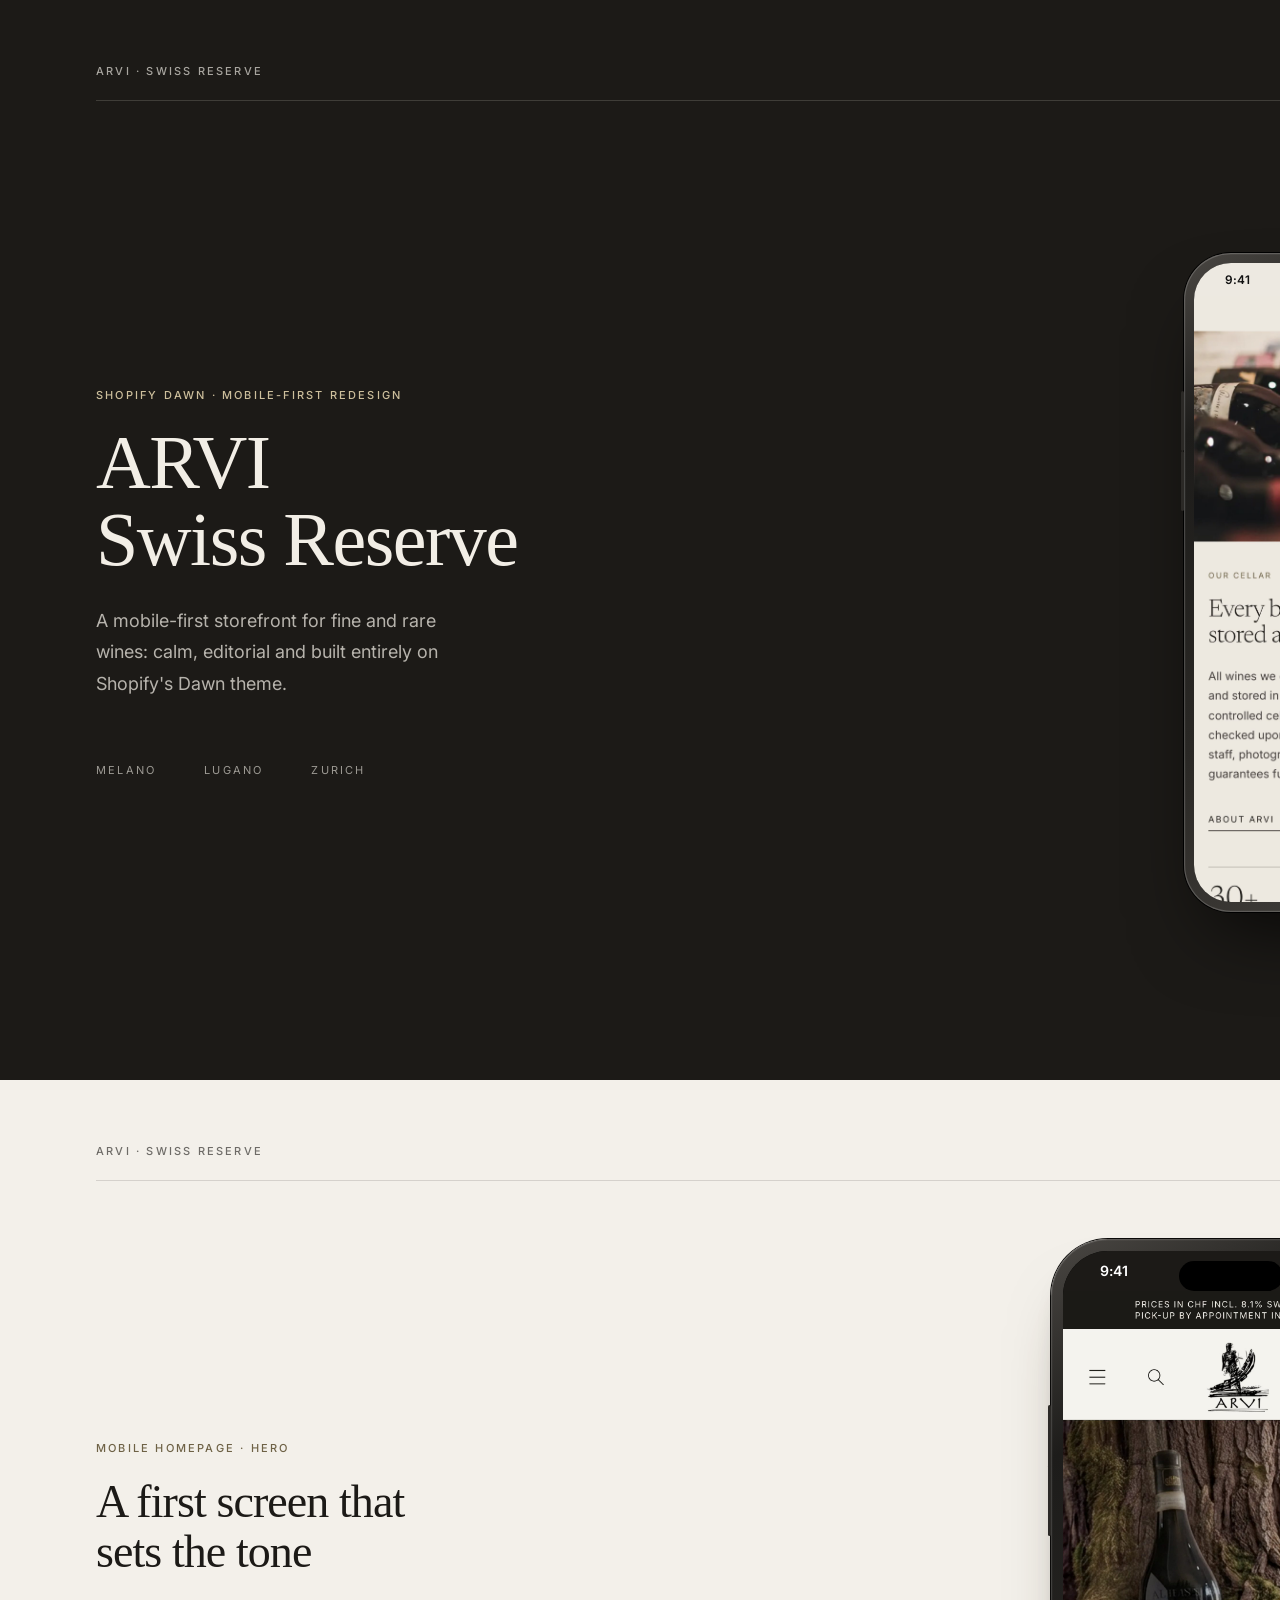
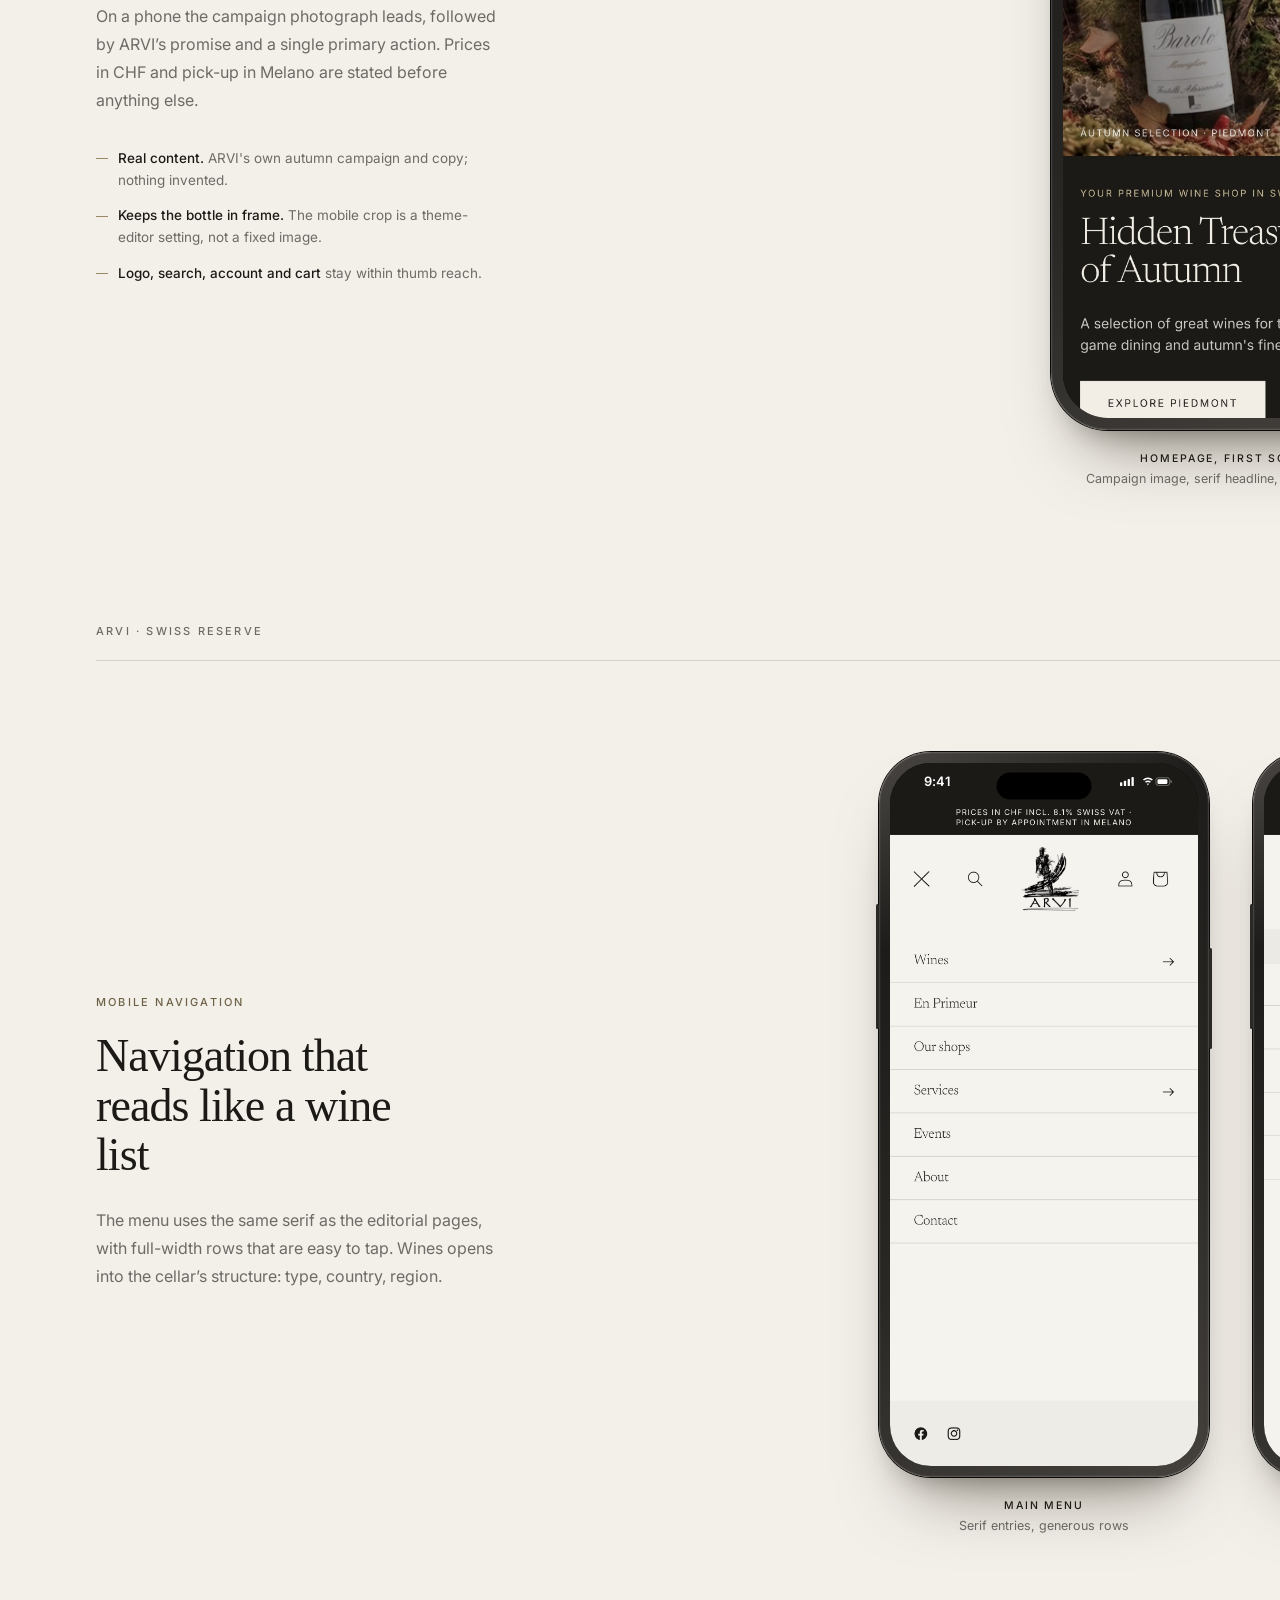
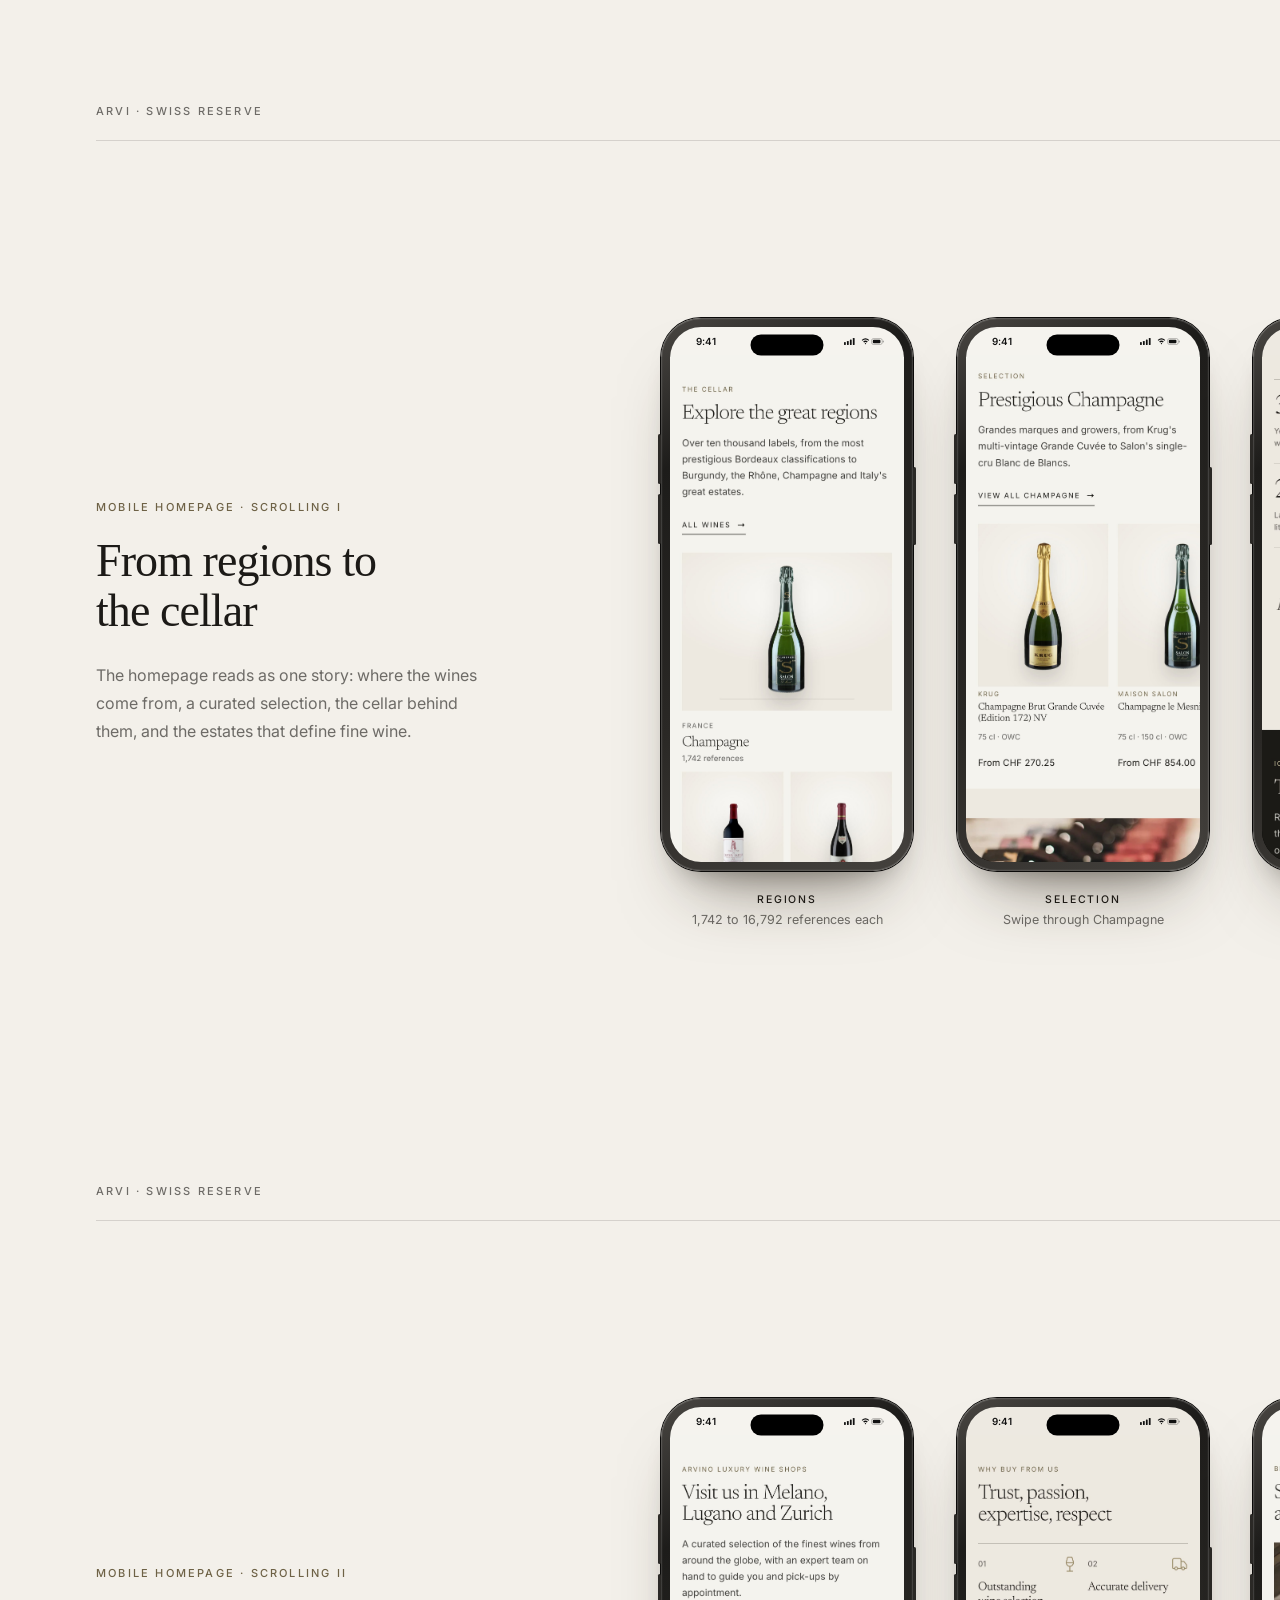
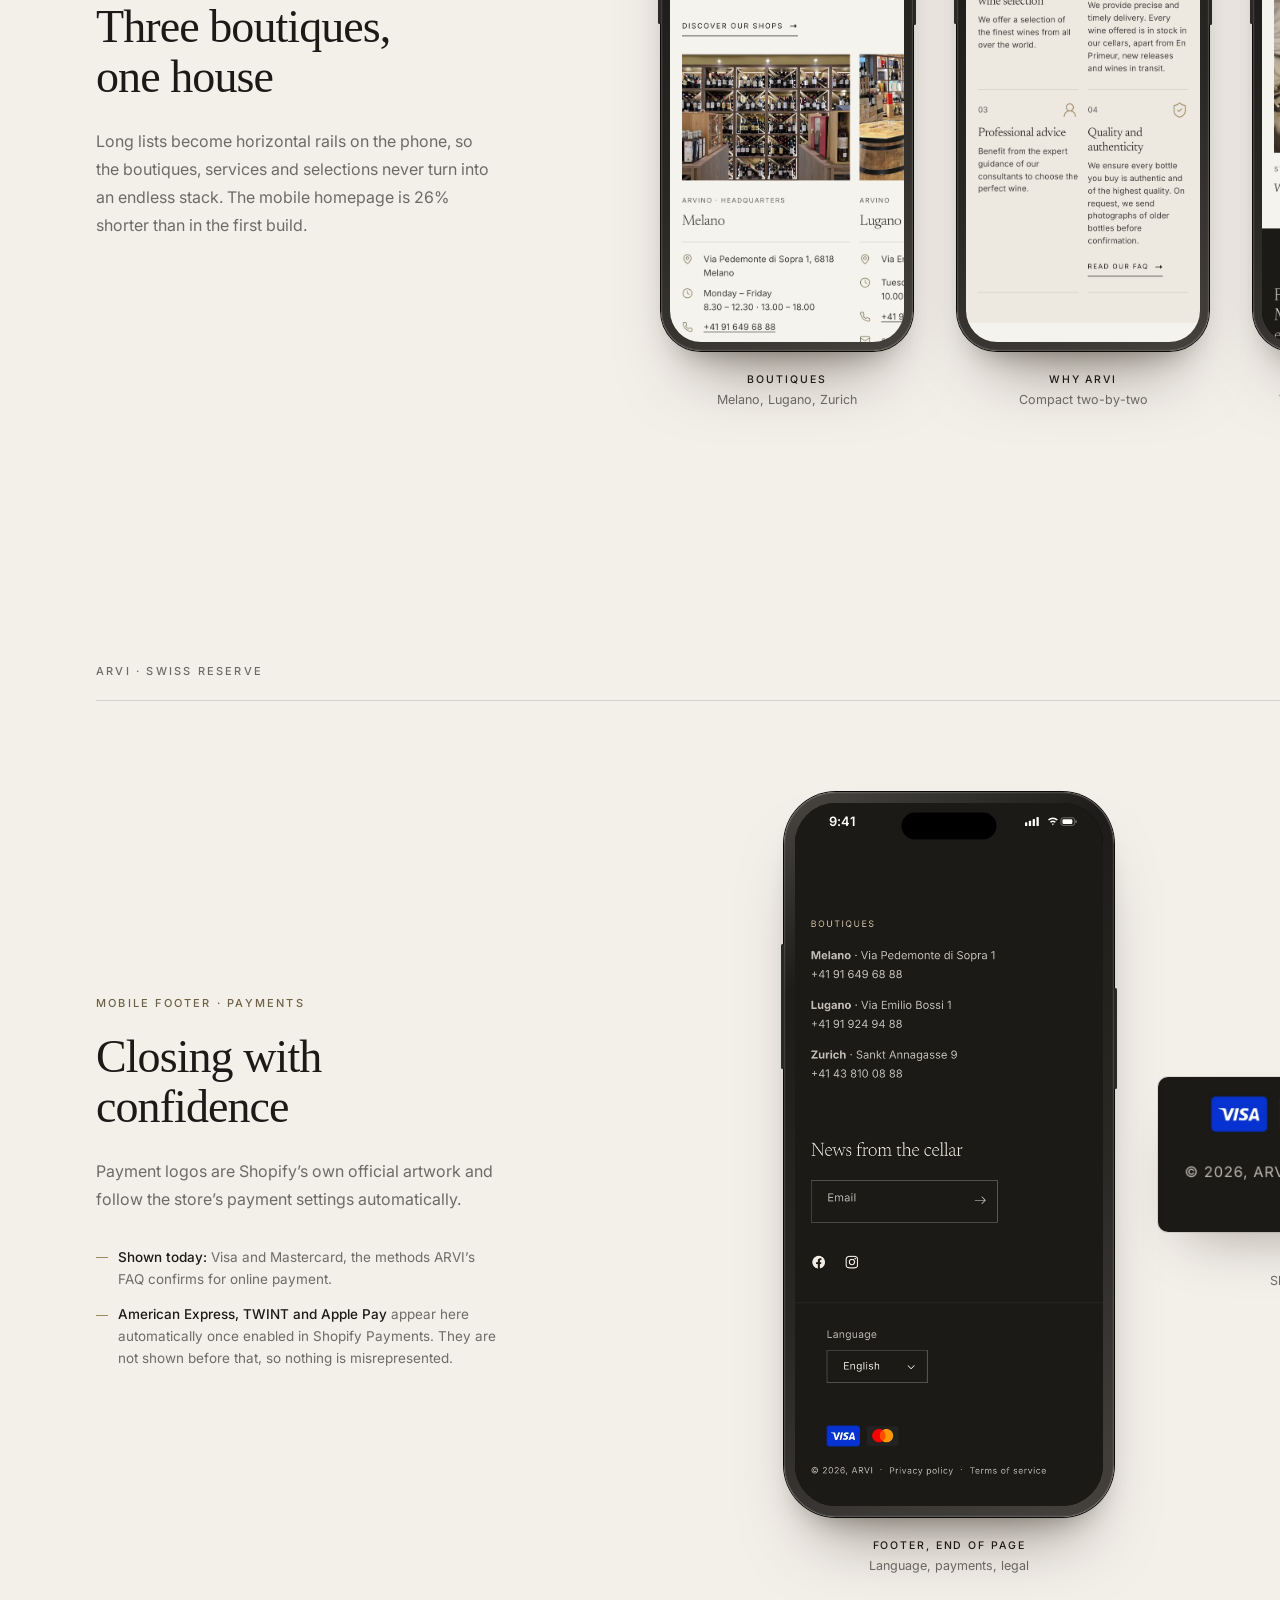
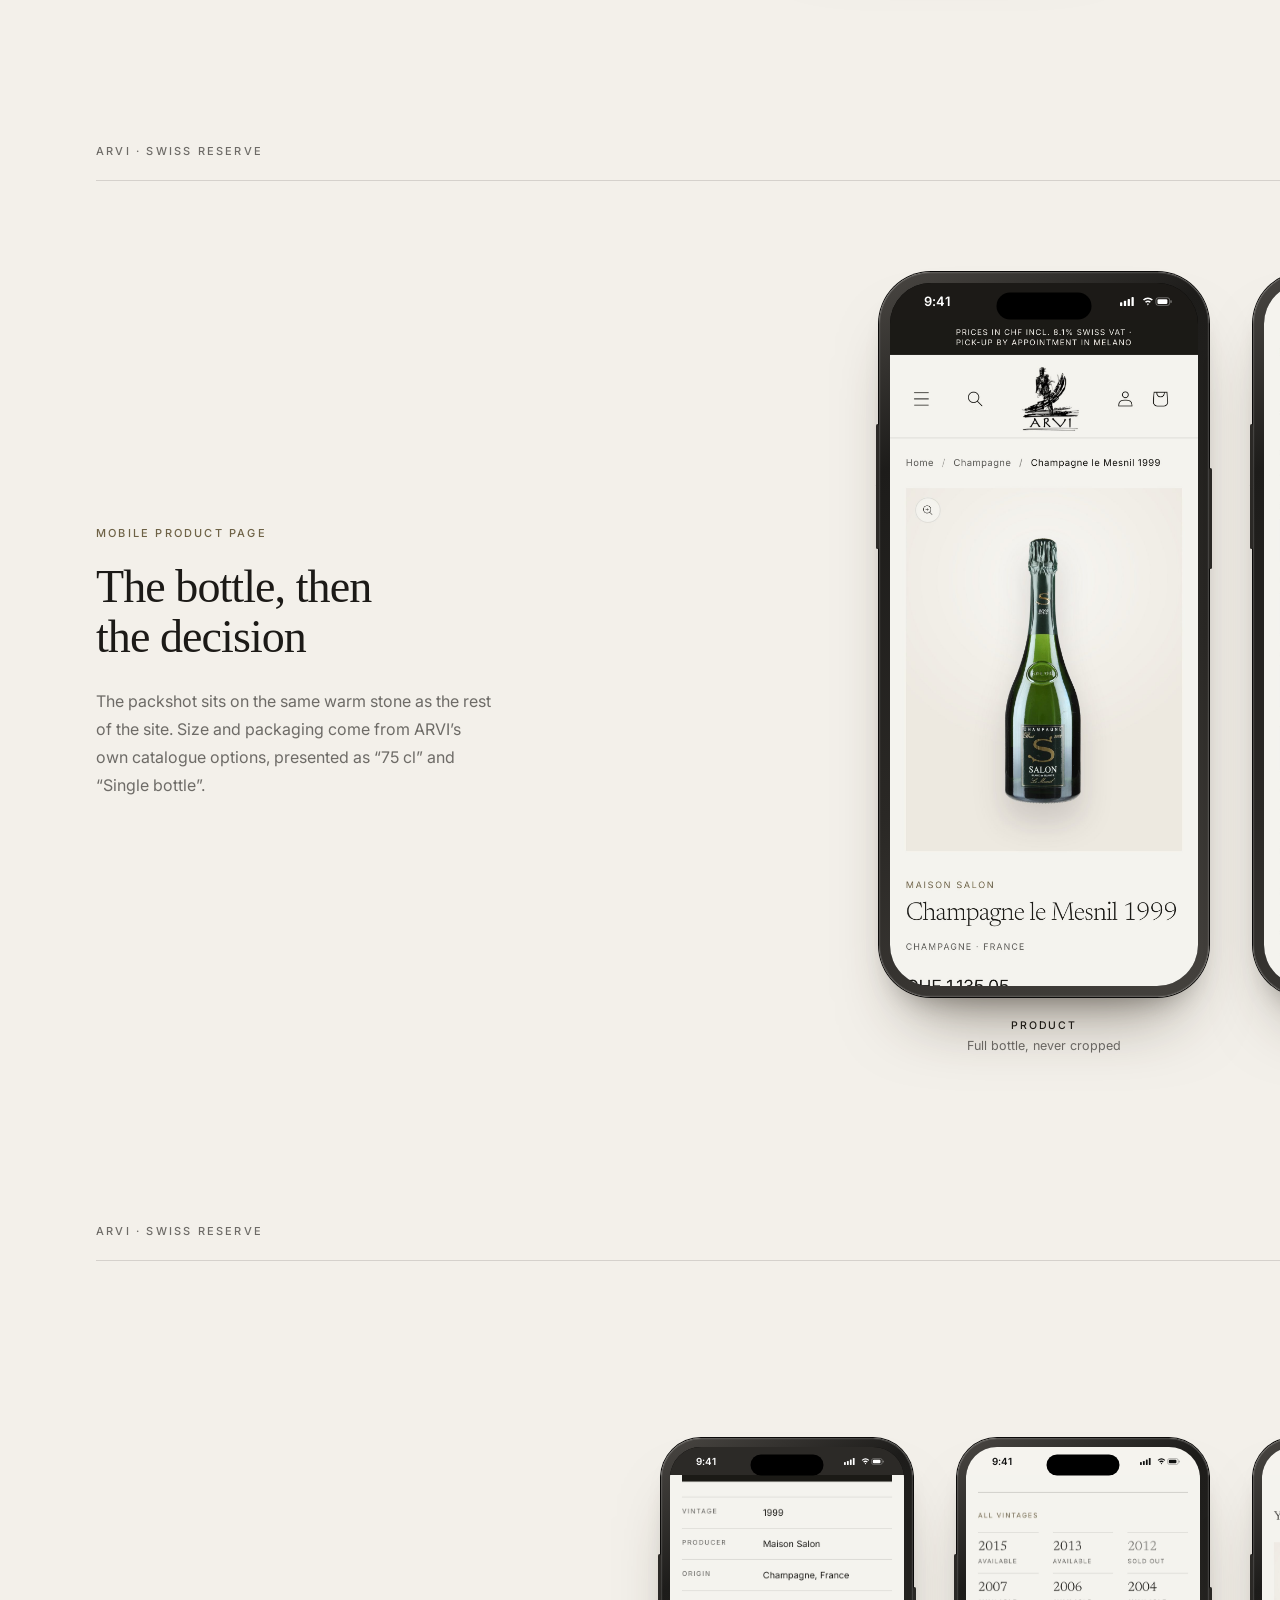
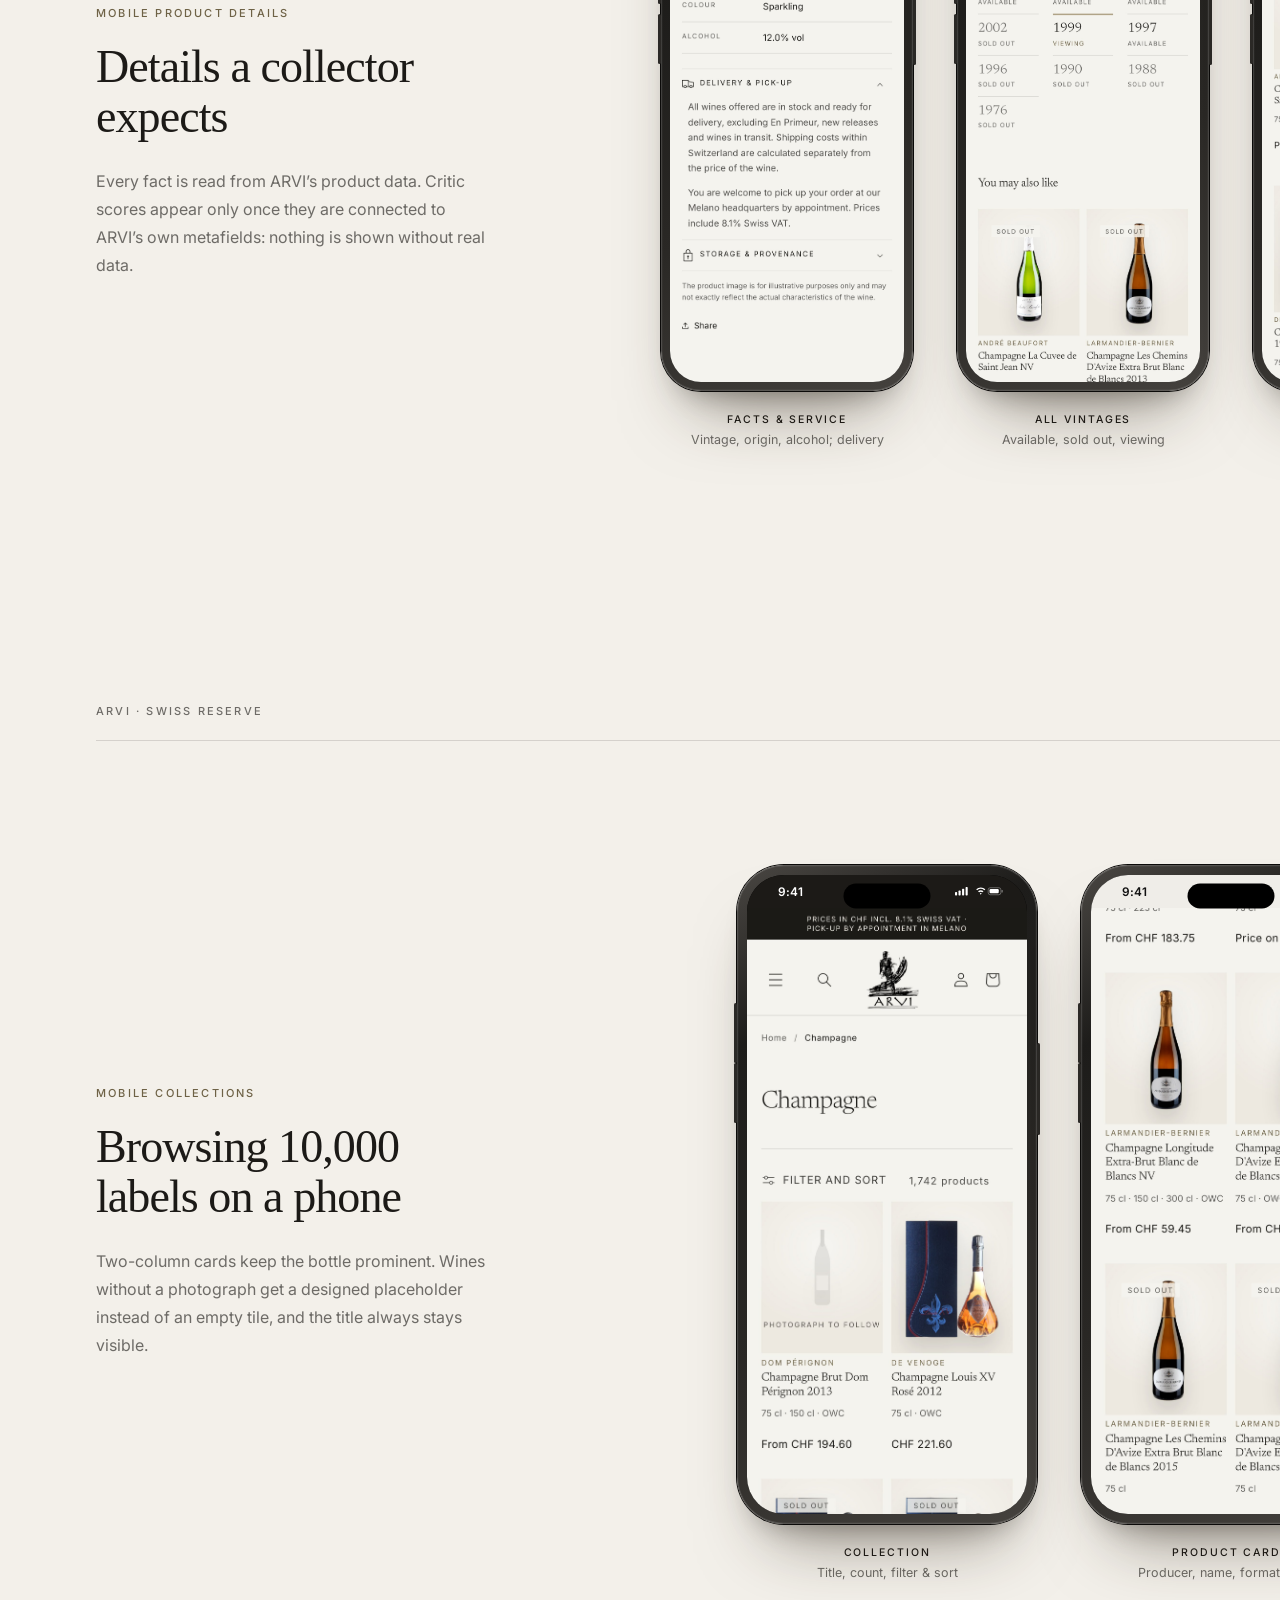
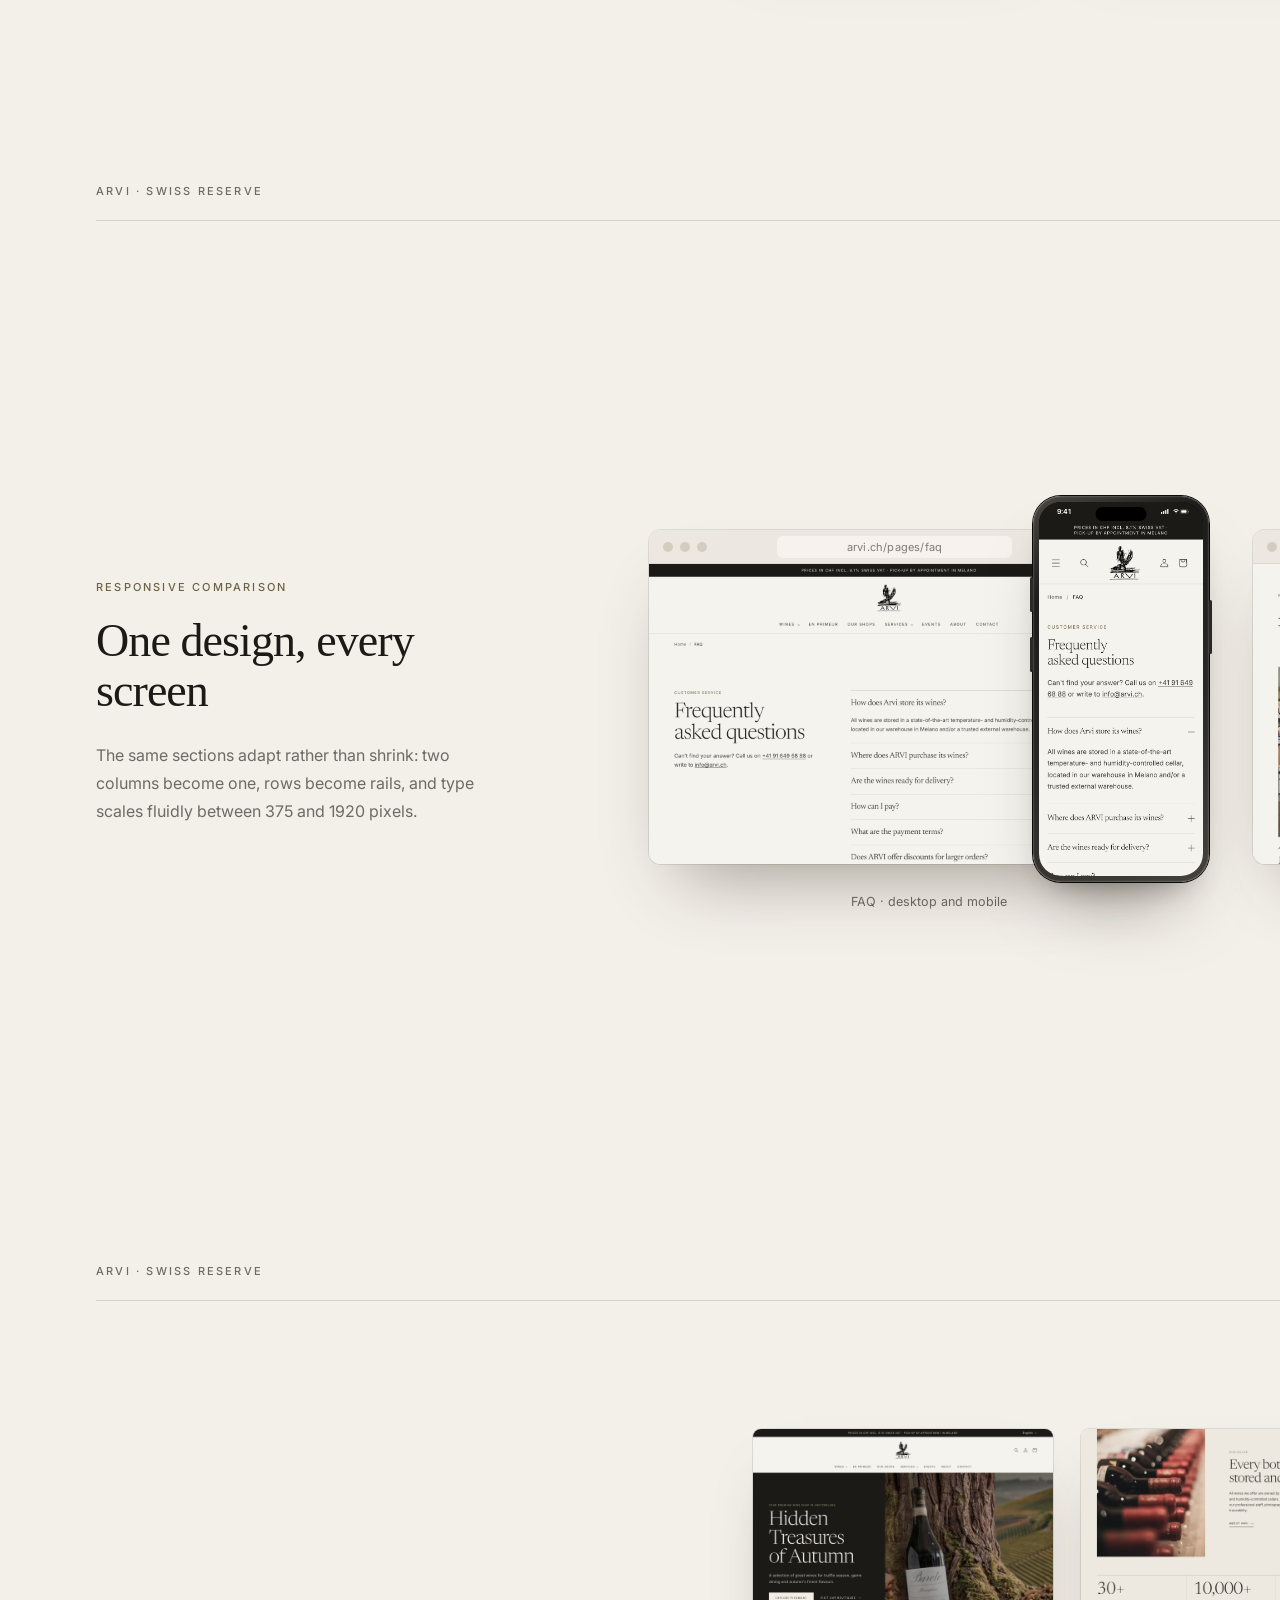
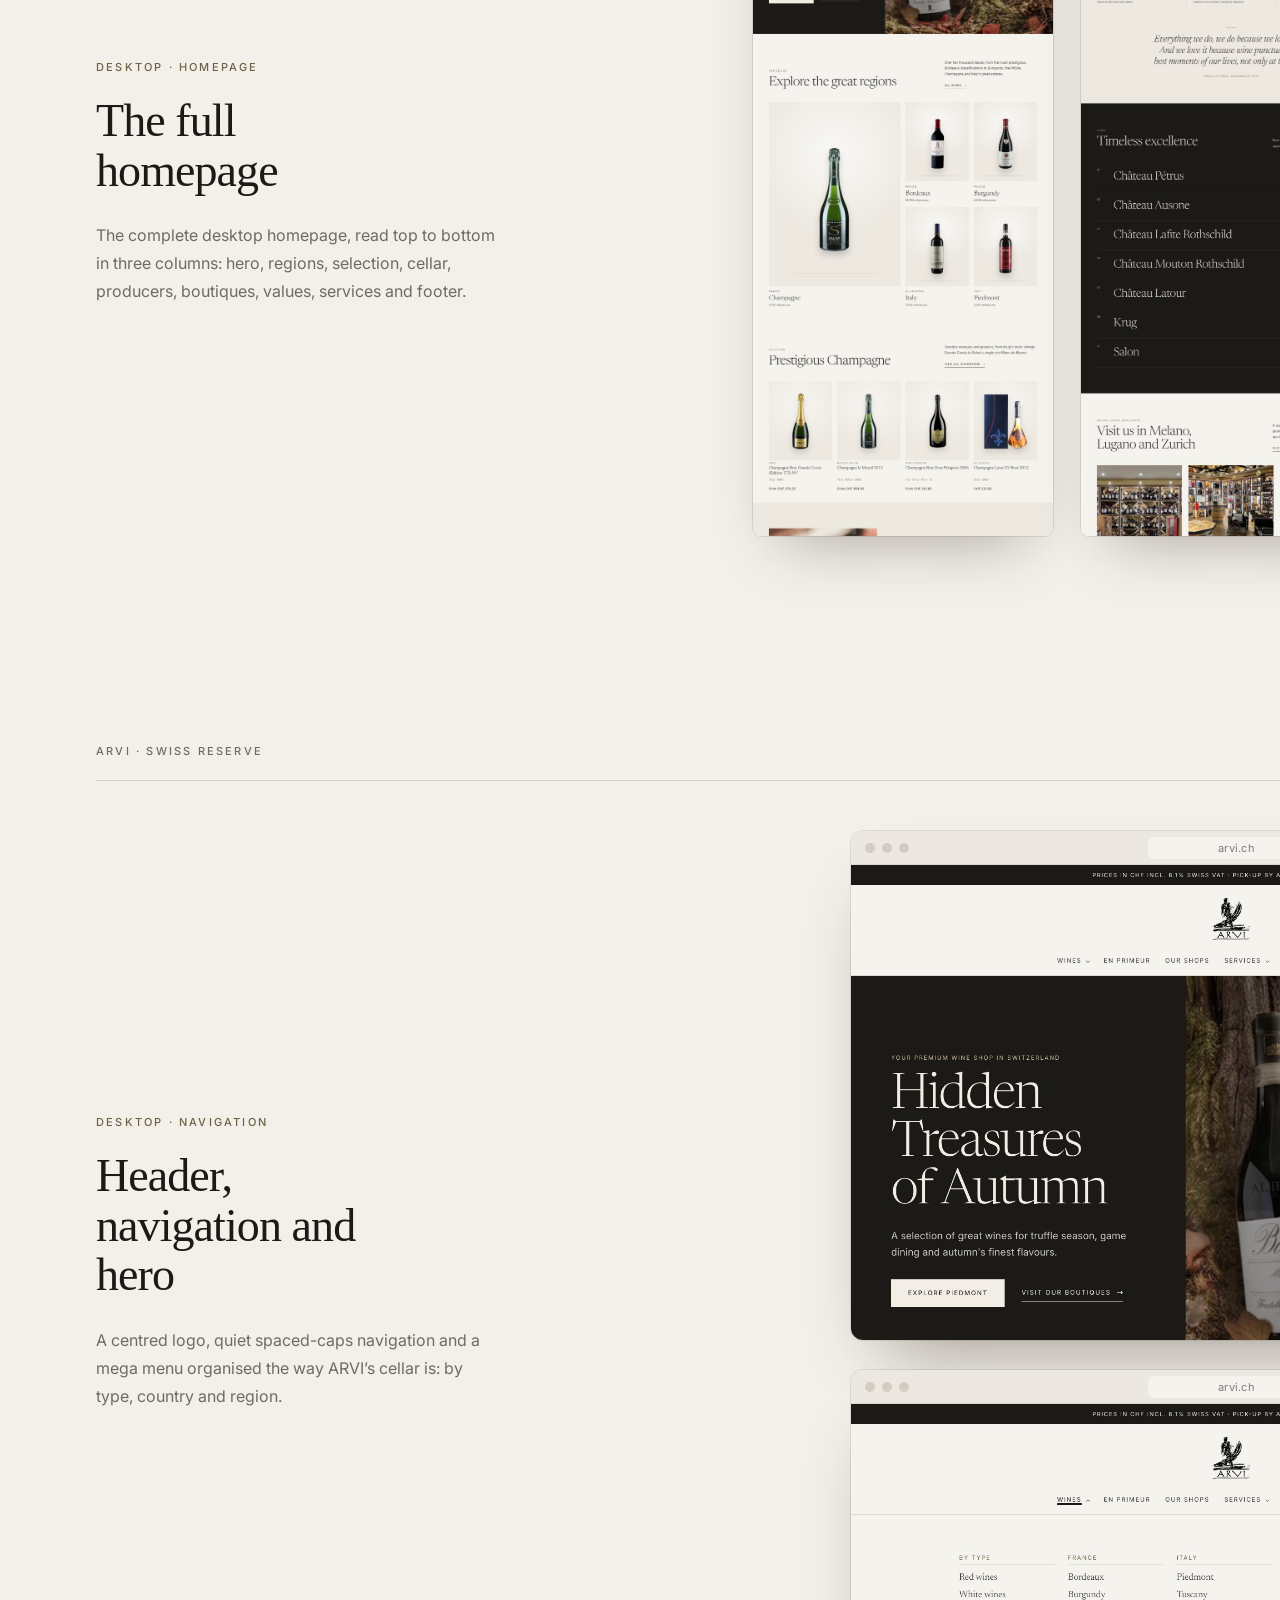
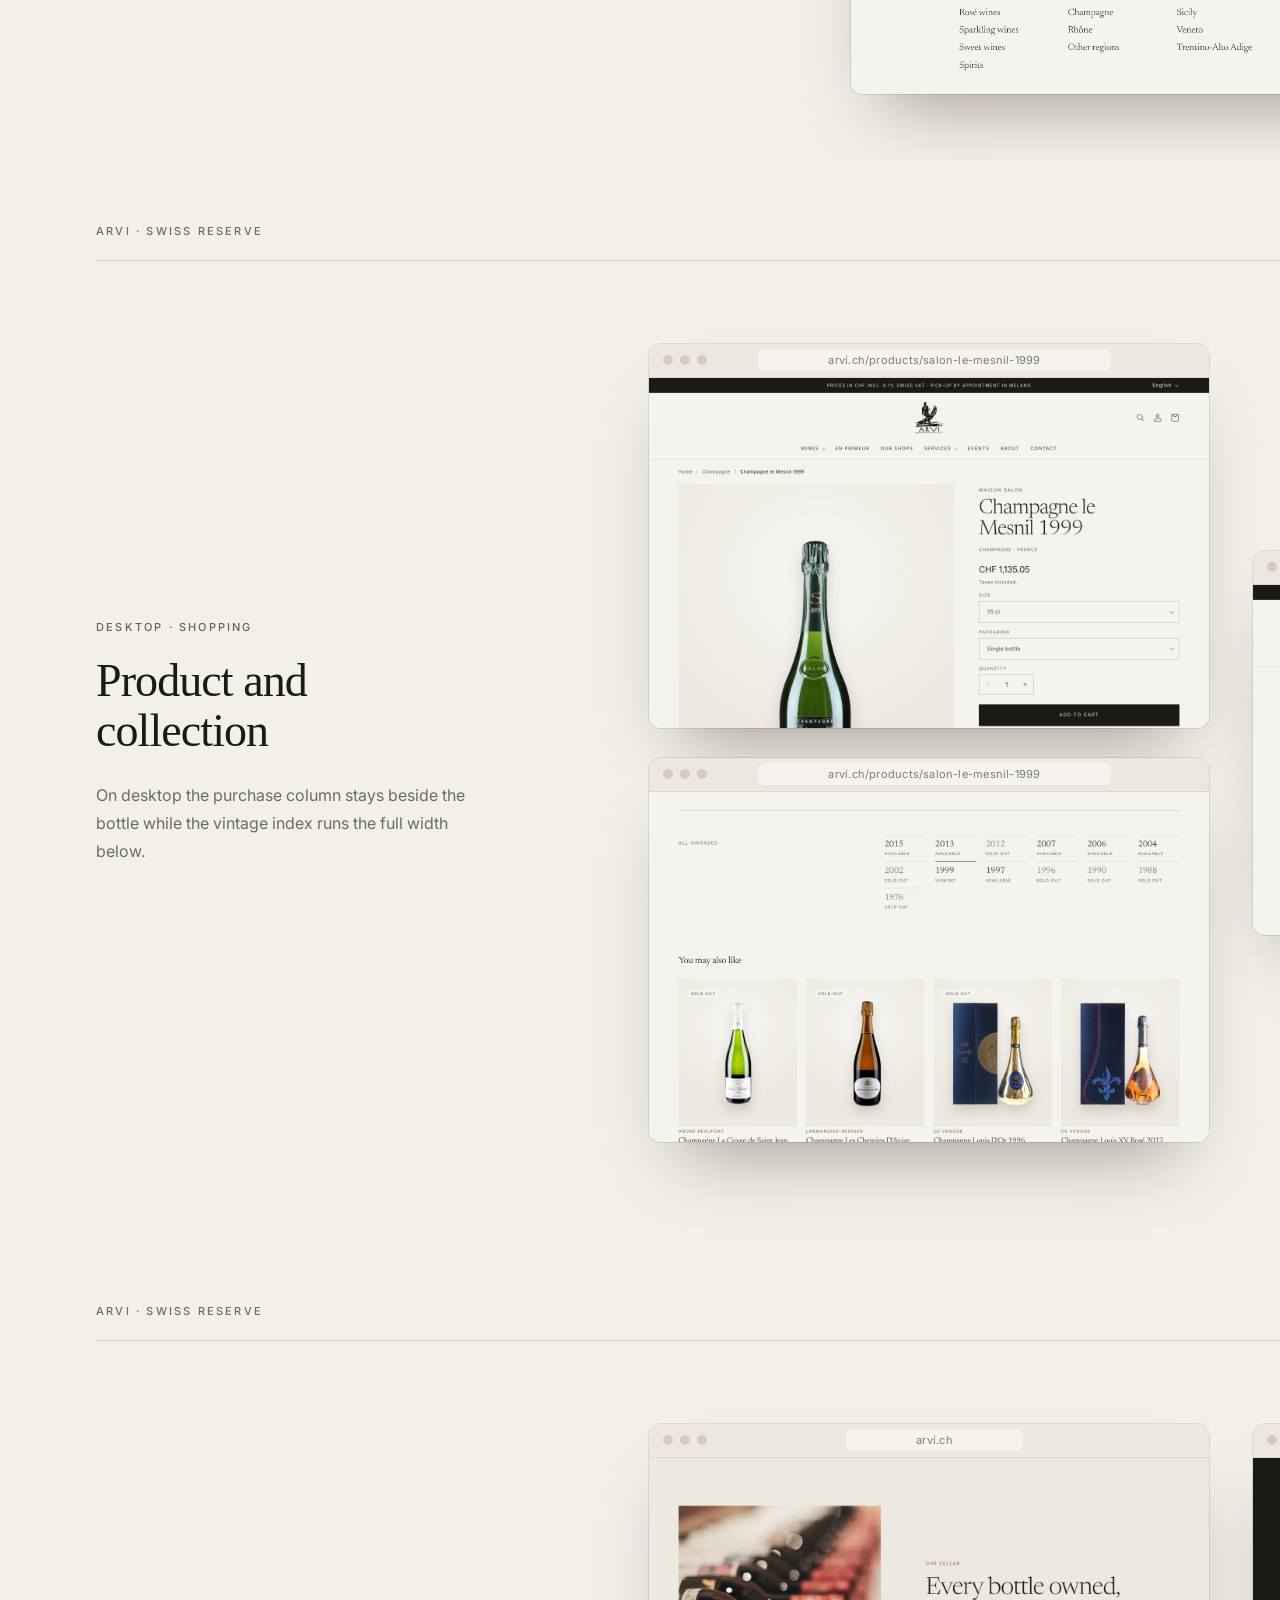
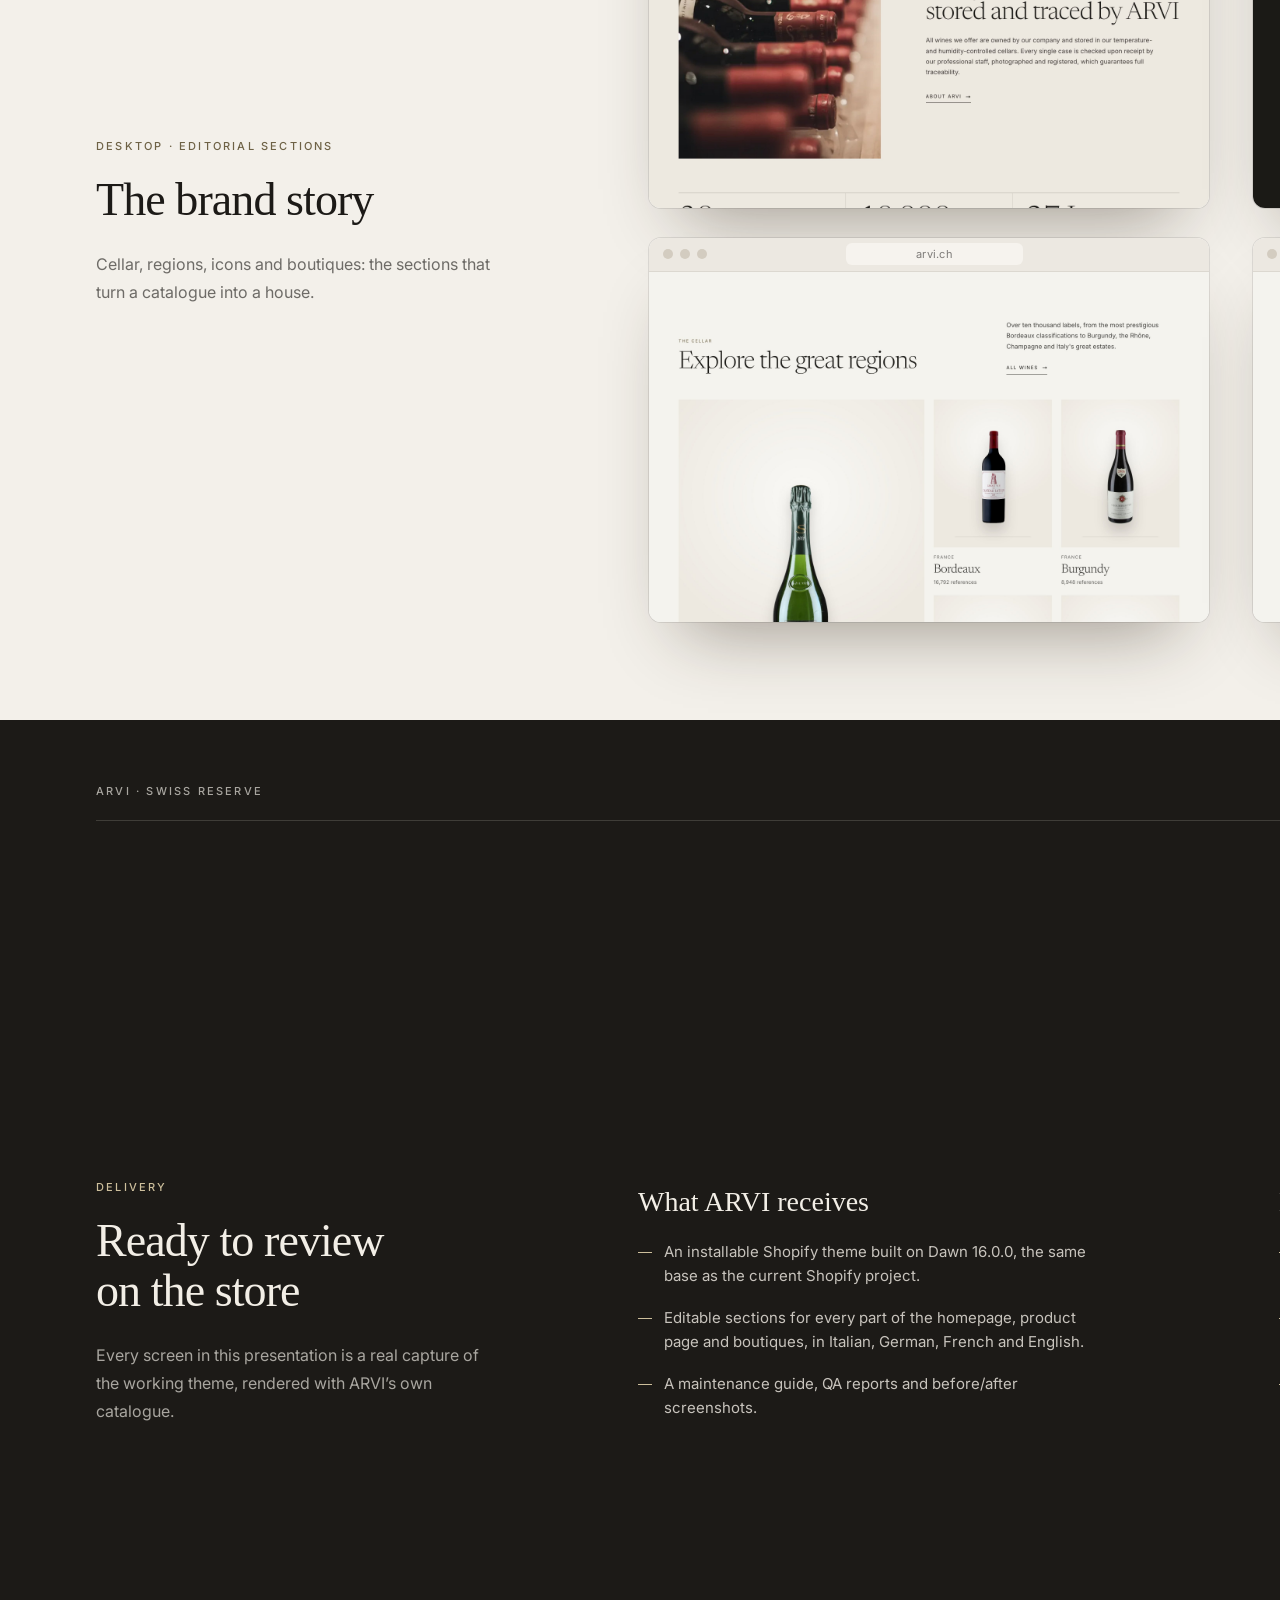
<file: docs/ARVI-CLIENT-PRESENTATION/source/presentation.html>
<!doctype html><html lang="en"><head><meta charset="utf-8"><link rel="preconnect" href="https://fonts.googleapis.com"><link href="https://fonts.googleapis.com/css2?family=Inter:wght@400;500;600&display=swap" rel="stylesheet"><style>
@font-face { font-family: Newsreader; font-weight: 200 800; font-style: normal; src: url("file:///Users/adamm/Documents/shopify/theme/assets/arvi-newsreader-normal-latin.woff2") format("woff2"); }
@font-face { font-family: Newsreader; font-weight: 200 800; font-style: italic; src: url("file:///Users/adamm/Documents/shopify/theme/assets/arvi-newsreader-italic-latin.woff2") format("woff2"); }
:root { --stone:#F3F0EA; --mist:#E9E4DA; --ink:#1C1A17; --bronze:#998A65; --bronze-t:#6E6246; --muted:rgba(28,26,23,.62); }
* { box-sizing: border-box; margin: 0; padding: 0; }
html, body { background: var(--stone); }
body { font-family: Inter, system-ui, sans-serif; color: var(--ink); -webkit-font-smoothing: antialiased; }
@page { size: 1920px 1080px; margin: 0; }
.page { width: 1920px; height: 1080px; position: relative; overflow: hidden; background: var(--stone); page-break-after: always; display: grid; grid-template-columns: 470px minmax(0, 1fr); grid-template-rows: auto minmax(0, 1fr); padding: 64px 96px 72px; column-gap: 72px; }
.page.dark { background: var(--ink); color: #F2EEE6; --muted: rgba(242,238,230,.66); }
.pg-head { grid-column: 1 / -1; display: flex; justify-content: space-between; font-size: 11px; font-weight: 500; letter-spacing: .2em; text-transform: uppercase; color: var(--muted); padding-bottom: 22px; border-bottom: 1px solid rgba(28,26,23,.14); margin-bottom: 56px; }
.dark .pg-head { border-color: rgba(242,238,230,.16); }
.pg-intro { align-self: center; }
.eyebrow { font-size: 11px; font-weight: 500; letter-spacing: .2em; text-transform: uppercase; color: var(--bronze-t); margin-bottom: 22px; }
.dark .eyebrow { color: #CDBF9C; }
h1, h2 { font-family: Newsreader, Georgia, serif; font-weight: 300; letter-spacing: -.02em; }
h2 { font-size: 46px; line-height: 1.08; max-width: 14ch; }
.lede { font-size: 16px; line-height: 1.75; color: var(--muted); margin-top: 26px; max-width: 40ch; }
.notes { margin-top: 34px; display: grid; gap: 14px; max-width: 40ch; }
.notes p { font-size: 13.5px; line-height: 1.6; color: var(--muted); padding-left: 22px; position: relative; }
.notes p::before { content: ''; position: absolute; left: 0; top: .75em; width: 12px; height: 1px; background: var(--bronze); }
.notes b { color: var(--ink); font-weight: 500; }
.dark .notes b { color: #F2EEE6; }
.pg-stage { display: flex; align-items: center; justify-content: center; gap: 44px; min-width: 0; }
figure { display: flex; flex-direction: column; align-items: center; }
figcaption { margin-top: 22px; text-align: center; display: grid; gap: 6px; }
.cap-t { font-size: 10.5px; font-weight: 500; letter-spacing: .18em; text-transform: uppercase; }
.cap-s { font-size: 12.5px; color: var(--muted); }
/* Phone */
.ph-body { position: relative; background: linear-gradient(150deg, #4a4743 0%, #1d1c1a 22%, #2a2825 60%, #45423e 100%); box-shadow: inset 0 0 0 1.2px rgba(255,255,255,.14), 0 0 0 1px #0b0a09, 0 44px 70px -34px rgba(48,36,22,.55), 0 18px 30px -20px rgba(0,0,0,.4); }
.dark .ph-body { box-shadow: inset 0 0 0 1.2px rgba(255,255,255,.18), 0 0 0 1px #000, 0 40px 80px -30px rgba(0,0,0,.8); }
.ph-body::before, .ph-body::after { content: ''; position: absolute; width: 3px; border-radius: 2px; background: #2b2926; }
.ph-body::before { left: -3px; top: 21%; height: 9%; box-shadow: 0 60px 0 #2b2926; }
.ph-body::after { right: -3px; top: 27%; height: 14%; }
.ph-screen { overflow: hidden; background: #000; position: relative; }
.ph-screen img { display: block; width: 100%; object-fit: cover; object-position: top; }
.ph-bar { position: relative; display: flex; align-items: center; justify-content: space-between; padding: 0 8.5% 0 11%; font-weight: 600; letter-spacing: .01em; }
.ph-island { position: absolute; left: 50%; top: 62%; transform: translate(-50%, -50%); background: #000; border-radius: 999px; }
.ph-icons svg { width: 100%; display: block; }
/* Browser */
.br-body { border-radius: 12px; overflow: hidden; background: #fff; box-shadow: 0 0 0 1px rgba(28,26,23,.1), 0 40px 70px -34px rgba(48,36,22,.45); }
.br-bar { height: 34px; display: flex; align-items: center; gap: 7px; padding: 0 14px; background: #ECE8E1; border-bottom: 1px solid rgba(28,26,23,.08); }
.br-bar i { width: 10px; height: 10px; border-radius: 50%; background: #D3CCC0; }
.br-url { margin: 0 auto; transform: translateX(-20px); font-size: 11px; color: rgba(28,26,23,.55); background: #F6F3EE; padding: 4px 70px; border-radius: 6px; letter-spacing: .02em; }
.br-view { overflow: hidden; }
.br-view img { display: block; width: 100%; }
/* Special layouts */
.cover { grid-template-columns: minmax(0, 1fr) 640px; }
.cover h1 { font-size: 76px; line-height: 1.02; margin-top: 6px; }
.cover .lede { font-size: 18px; max-width: 34ch; }
.cover .meta { margin-top: 64px; display: flex; gap: 48px; font-size: 11px; letter-spacing: .2em; text-transform: uppercase; color: rgba(242,238,230,.6); }
.strips { display: flex; gap: 28px; align-items: flex-start; }
.strip { width: 300px; height: auto; max-height: 820px; overflow: hidden; border-radius: 8px; box-shadow: 0 0 0 1px rgba(28,26,23,.1), 0 30px 60px -30px rgba(48,36,22,.4); background: #fff; }
.strip img { display: block; width: 100%; }
.detail { width: 520px; border-radius: 10px; overflow: hidden; box-shadow: 0 0 0 1px rgba(28,26,23,.1), 0 30px 60px -30px rgba(48,36,22,.4); }
.detail img { display: block; width: 100%; }
.pair { display: flex; align-items: flex-end; gap: 0; position: relative; }
.pair .ph { margin-left: -96px; margin-bottom: -18px; position: relative; z-index: 2; }
.stack { display: grid; gap: 30px; }
.closing ul { list-style: none; display: grid; gap: 18px; margin-top: 8px; }
.closing li { font-size: 15px; line-height: 1.6; color: rgba(242,238,230,.8); padding-left: 26px; position: relative; max-width: 52ch; }
.closing li::before { content: ''; position: absolute; left: 0; top: .8em; width: 14px; height: 1px; background: #CDBF9C; }
.closing h3 { font-family: Newsreader, serif; font-weight: 300; font-size: 28px; margin-bottom: 22px; }
.cols { display: grid; grid-template-columns: 1fr 1fr; gap: 96px; align-self: center; }
</style></head><body><section class="page dark cover">
  <header class="pg-head"><span>ARVI · Swiss Reserve</span><span>Client presentation — October 2026</span></header>
  <div class="pg-intro"><p class="eyebrow">Shopify Dawn · Mobile-first redesign</p>
    <h1>ARVI<br>Swiss Reserve</h1>
    <p class="lede" style="color:rgba(242,238,230,.72)">A mobile-first storefront for fine and rare wines: calm, editorial and built entirely on Shopify's Dawn theme.</p>
    <div class="meta"><span>Melano</span><span>Lugano</span><span>Zurich</span></div></div>
  <div class="pg-stage" style="gap:40px"><figure class="ph " style="width:300px">
  <div class="ph-body" style="padding:10px;border-radius:47px">
    <div class="ph-screen" style="border-radius:37px">
      <div class="ph-bar" style="height:33.7px;background:#ede9e1;color:#111;font-size:11.8px">
        <span class="ph-time">9:41</span><span class="ph-island" style="width:87px;height:25px"></span><span class="ph-icons" style="width:48px"><svg viewBox="0 0 68 12" aria-hidden="true"><g fill="currentColor"><rect x="0" y="7" width="3" height="5" rx="1"/><rect x="5" y="5" width="3" height="7" rx="1"/><rect x="10" y="2.5" width="3" height="9.5" rx="1"/><rect x="15" y="0" width="3" height="12" rx="1"/><path d="M30 3.2a10 10 0 0 1 13 0l-1.4 1.5a8 8 0 0 0-10.2 0zm2.6 2.9a6 6 0 0 1 7.8 0l-1.5 1.5a4 4 0 0 0-4.8 0zm2.6 2.8a2 2 0 0 1 2.6 0L36.5 11z"/><rect x="47" y="1" width="18" height="10" rx="3" fill="none" stroke="currentColor" stroke-opacity=".45"/><rect x="49" y="3" width="13" height="6" rx="1.6"/><rect x="66" y="4.2" width="1.6" height="3.6" rx=".8" fill-opacity=".45"/></g></svg></span>
      </div>
      <img src="img/mobile-04-home-cellar.jpg" alt="" style="height:605.9px">
    </div>
  </div>
</figure><figure class="ph lift" style="width:300px">
  <div class="ph-body" style="padding:10px;border-radius:47px">
    <div class="ph-screen" style="border-radius:37px">
      <div class="ph-bar" style="height:33.7px;background:#f5f3ee;color:#111;font-size:11.8px">
        <span class="ph-time">9:41</span><span class="ph-island" style="width:87px;height:25px"></span><span class="ph-icons" style="width:48px"><svg viewBox="0 0 68 12" aria-hidden="true"><g fill="currentColor"><rect x="0" y="7" width="3" height="5" rx="1"/><rect x="5" y="5" width="3" height="7" rx="1"/><rect x="10" y="2.5" width="3" height="9.5" rx="1"/><rect x="15" y="0" width="3" height="12" rx="1"/><path d="M30 3.2a10 10 0 0 1 13 0l-1.4 1.5a8 8 0 0 0-10.2 0zm2.6 2.9a6 6 0 0 1 7.8 0l-1.5 1.5a4 4 0 0 0-4.8 0zm2.6 2.8a2 2 0 0 1 2.6 0L36.5 11z"/><rect x="47" y="1" width="18" height="10" rx="3" fill="none" stroke="currentColor" stroke-opacity=".45"/><rect x="49" y="3" width="13" height="6" rx="1.6"/><rect x="66" y="4.2" width="1.6" height="3.6" rx=".8" fill-opacity=".45"/></g></svg></span>
      </div>
      <img src="img/mobile-07b-home-boutiques-rail.jpg" alt="" style="height:605.9px">
    </div>
  </div>
</figure></div>
</section><section class="page">
  <header class="pg-head"><span>ARVI · Swiss Reserve</span><span>Mobile experience — 02</span></header>
  <div class="pg-intro"><p class="eyebrow">Mobile homepage · Hero</p><h2>A first screen that sets the tone</h2><p class="lede">On a phone the campaign photograph leads, followed by ARVI’s promise and a single primary action. Prices in CHF and pick-up in Melano are stated before anything else.</p><div class="notes"><p><b>Real content.</b> ARVI's own autumn campaign and copy; nothing invented.</p><p><b>Keeps the bottle in frame.</b> The mobile crop is a theme-editor setting, not a fixed image.</p><p><b>Logo, search, account and cart</b> stay within thumb reach.</p></div><p style="display:none"></p></div>
  <div class="pg-stage"><figure class="ph " style="width:360px">
  <div class="ph-body" style="padding:12px;border-radius:57px">
    <div class="ph-screen" style="border-radius:45px">
      <div class="ph-bar" style="height:40.5px;background:#1c1a17;color:#fff;font-size:14.1px">
        <span class="ph-time">9:41</span><span class="ph-island" style="width:104px;height:30px"></span><span class="ph-icons" style="width:57px"><svg viewBox="0 0 68 12" aria-hidden="true"><g fill="currentColor"><rect x="0" y="7" width="3" height="5" rx="1"/><rect x="5" y="5" width="3" height="7" rx="1"/><rect x="10" y="2.5" width="3" height="9.5" rx="1"/><rect x="15" y="0" width="3" height="12" rx="1"/><path d="M30 3.2a10 10 0 0 1 13 0l-1.4 1.5a8 8 0 0 0-10.2 0zm2.6 2.9a6 6 0 0 1 7.8 0l-1.5 1.5a4 4 0 0 0-4.8 0zm2.6 2.8a2 2 0 0 1 2.6 0L36.5 11z"/><rect x="47" y="1" width="18" height="10" rx="3" fill="none" stroke="currentColor" stroke-opacity=".45"/><rect x="49" y="3" width="13" height="6" rx="1.6"/><rect x="66" y="4.2" width="1.6" height="3.6" rx=".8" fill-opacity=".45"/></g></svg></span>
      </div>
      <img src="img/mobile-01-home-hero.jpg" alt="" style="height:727.1px">
    </div>
  </div><figcaption><span class="cap-t">Homepage, first screen</span><span class="cap-s">Campaign image, serif headline, one clear action</span></figcaption>
</figure></div>
</section><section class="page">
  <header class="pg-head"><span>ARVI · Swiss Reserve</span><span>Mobile experience — 03</span></header>
  <div class="pg-intro"><p class="eyebrow">Mobile navigation</p><h2>Navigation that reads like a wine list</h2><p class="lede">The menu uses the same serif as the editorial pages, with full-width rows that are easy to tap. Wines opens into the cellar’s structure: type, country, region.</p></div>
  <div class="pg-stage"><figure class="ph " style="width:330px">
  <div class="ph-body" style="padding:11px;border-radius:52px">
    <div class="ph-screen" style="border-radius:41px">
      <div class="ph-bar" style="height:37.1px;background:#1c1a17;color:#fff;font-size:12.9px">
        <span class="ph-time">9:41</span><span class="ph-island" style="width:95px;height:27px"></span><span class="ph-icons" style="width:52px"><svg viewBox="0 0 68 12" aria-hidden="true"><g fill="currentColor"><rect x="0" y="7" width="3" height="5" rx="1"/><rect x="5" y="5" width="3" height="7" rx="1"/><rect x="10" y="2.5" width="3" height="9.5" rx="1"/><rect x="15" y="0" width="3" height="12" rx="1"/><path d="M30 3.2a10 10 0 0 1 13 0l-1.4 1.5a8 8 0 0 0-10.2 0zm2.6 2.9a6 6 0 0 1 7.8 0l-1.5 1.5a4 4 0 0 0-4.8 0zm2.6 2.8a2 2 0 0 1 2.6 0L36.5 11z"/><rect x="47" y="1" width="18" height="10" rx="3" fill="none" stroke="currentColor" stroke-opacity=".45"/><rect x="49" y="3" width="13" height="6" rx="1.6"/><rect x="66" y="4.2" width="1.6" height="3.6" rx=".8" fill-opacity=".45"/></g></svg></span>
      </div>
      <img src="img/mobile-12-nav-menu.jpg" alt="" style="height:666.5px">
    </div>
  </div><figcaption><span class="cap-t">Main menu</span><span class="cap-s">Serif entries, generous rows</span></figcaption>
</figure><figure class="ph " style="width:330px">
  <div class="ph-body" style="padding:11px;border-radius:52px">
    <div class="ph-screen" style="border-radius:41px">
      <div class="ph-bar" style="height:37.1px;background:#1c1a17;color:#fff;font-size:12.9px">
        <span class="ph-time">9:41</span><span class="ph-island" style="width:95px;height:27px"></span><span class="ph-icons" style="width:52px"><svg viewBox="0 0 68 12" aria-hidden="true"><g fill="currentColor"><rect x="0" y="7" width="3" height="5" rx="1"/><rect x="5" y="5" width="3" height="7" rx="1"/><rect x="10" y="2.5" width="3" height="9.5" rx="1"/><rect x="15" y="0" width="3" height="12" rx="1"/><path d="M30 3.2a10 10 0 0 1 13 0l-1.4 1.5a8 8 0 0 0-10.2 0zm2.6 2.9a6 6 0 0 1 7.8 0l-1.5 1.5a4 4 0 0 0-4.8 0zm2.6 2.8a2 2 0 0 1 2.6 0L36.5 11z"/><rect x="47" y="1" width="18" height="10" rx="3" fill="none" stroke="currentColor" stroke-opacity=".45"/><rect x="49" y="3" width="13" height="6" rx="1.6"/><rect x="66" y="4.2" width="1.6" height="3.6" rx=".8" fill-opacity=".45"/></g></svg></span>
      </div>
      <img src="img/mobile-13-nav-wines.jpg" alt="" style="height:666.5px">
    </div>
  </div><figcaption><span class="cap-t">Wines</span><span class="cap-s">By type, France, Italy, Europe & New World</span></figcaption>
</figure></div>
</section><section class="page">
  <header class="pg-head"><span>ARVI · Swiss Reserve</span><span>Mobile experience — 04</span></header>
  <div class="pg-intro"><p class="eyebrow">Mobile homepage · Scrolling I</p><h2>From regions to the cellar</h2><p class="lede">The homepage reads as one story: where the wines come from, a curated selection, the cellar behind them, and the estates that define fine wine.</p></div>
  <div class="pg-stage"><figure class="ph " style="width:252px">
  <div class="ph-body" style="padding:9px;border-radius:40px">
    <div class="ph-screen" style="border-radius:31px">
      <div class="ph-bar" style="height:28.2px;background:#f5f3ee;color:#111;font-size:9.8px">
        <span class="ph-time">9:41</span><span class="ph-island" style="width:73px;height:21px"></span><span class="ph-icons" style="width:40px"><svg viewBox="0 0 68 12" aria-hidden="true"><g fill="currentColor"><rect x="0" y="7" width="3" height="5" rx="1"/><rect x="5" y="5" width="3" height="7" rx="1"/><rect x="10" y="2.5" width="3" height="9.5" rx="1"/><rect x="15" y="0" width="3" height="12" rx="1"/><path d="M30 3.2a10 10 0 0 1 13 0l-1.4 1.5a8 8 0 0 0-10.2 0zm2.6 2.9a6 6 0 0 1 7.8 0l-1.5 1.5a4 4 0 0 0-4.8 0zm2.6 2.8a2 2 0 0 1 2.6 0L36.5 11z"/><rect x="47" y="1" width="18" height="10" rx="3" fill="none" stroke="currentColor" stroke-opacity=".45"/><rect x="49" y="3" width="13" height="6" rx="1.6"/><rect x="66" y="4.2" width="1.6" height="3.6" rx=".8" fill-opacity=".45"/></g></svg></span>
      </div>
      <img src="img/mobile-02-home-regions.jpg" alt="" style="height:506.4px">
    </div>
  </div><figcaption><span class="cap-t">Regions</span><span class="cap-s">1,742 to 16,792 references each</span></figcaption>
</figure><figure class="ph " style="width:252px">
  <div class="ph-body" style="padding:9px;border-radius:40px">
    <div class="ph-screen" style="border-radius:31px">
      <div class="ph-bar" style="height:28.2px;background:#f5f3ee;color:#111;font-size:9.8px">
        <span class="ph-time">9:41</span><span class="ph-island" style="width:73px;height:21px"></span><span class="ph-icons" style="width:40px"><svg viewBox="0 0 68 12" aria-hidden="true"><g fill="currentColor"><rect x="0" y="7" width="3" height="5" rx="1"/><rect x="5" y="5" width="3" height="7" rx="1"/><rect x="10" y="2.5" width="3" height="9.5" rx="1"/><rect x="15" y="0" width="3" height="12" rx="1"/><path d="M30 3.2a10 10 0 0 1 13 0l-1.4 1.5a8 8 0 0 0-10.2 0zm2.6 2.9a6 6 0 0 1 7.8 0l-1.5 1.5a4 4 0 0 0-4.8 0zm2.6 2.8a2 2 0 0 1 2.6 0L36.5 11z"/><rect x="47" y="1" width="18" height="10" rx="3" fill="none" stroke="currentColor" stroke-opacity=".45"/><rect x="49" y="3" width="13" height="6" rx="1.6"/><rect x="66" y="4.2" width="1.6" height="3.6" rx=".8" fill-opacity=".45"/></g></svg></span>
      </div>
      <img src="img/mobile-03-home-selection.jpg" alt="" style="height:506.4px">
    </div>
  </div><figcaption><span class="cap-t">Selection</span><span class="cap-s">Swipe through Champagne</span></figcaption>
</figure><figure class="ph " style="width:252px">
  <div class="ph-body" style="padding:9px;border-radius:40px">
    <div class="ph-screen" style="border-radius:31px">
      <div class="ph-bar" style="height:28.2px;background:#ede9e1;color:#111;font-size:9.8px">
        <span class="ph-time">9:41</span><span class="ph-island" style="width:73px;height:21px"></span><span class="ph-icons" style="width:40px"><svg viewBox="0 0 68 12" aria-hidden="true"><g fill="currentColor"><rect x="0" y="7" width="3" height="5" rx="1"/><rect x="5" y="5" width="3" height="7" rx="1"/><rect x="10" y="2.5" width="3" height="9.5" rx="1"/><rect x="15" y="0" width="3" height="12" rx="1"/><path d="M30 3.2a10 10 0 0 1 13 0l-1.4 1.5a8 8 0 0 0-10.2 0zm2.6 2.9a6 6 0 0 1 7.8 0l-1.5 1.5a4 4 0 0 0-4.8 0zm2.6 2.8a2 2 0 0 1 2.6 0L36.5 11z"/><rect x="47" y="1" width="18" height="10" rx="3" fill="none" stroke="currentColor" stroke-opacity=".45"/><rect x="49" y="3" width="13" height="6" rx="1.6"/><rect x="66" y="4.2" width="1.6" height="3.6" rx=".8" fill-opacity=".45"/></g></svg></span>
      </div>
      <img src="img/mobile-05-home-quote.jpg" alt="" style="height:506.4px">
    </div>
  </div><figcaption><span class="cap-t">Proof</span><span class="cap-s">30+ years · 10,000+ labels</span></figcaption>
</figure><figure class="ph " style="width:252px">
  <div class="ph-body" style="padding:9px;border-radius:40px">
    <div class="ph-screen" style="border-radius:31px">
      <div class="ph-bar" style="height:28.2px;background:#1c1a17;color:#fff;font-size:9.8px">
        <span class="ph-time">9:41</span><span class="ph-island" style="width:73px;height:21px"></span><span class="ph-icons" style="width:40px"><svg viewBox="0 0 68 12" aria-hidden="true"><g fill="currentColor"><rect x="0" y="7" width="3" height="5" rx="1"/><rect x="5" y="5" width="3" height="7" rx="1"/><rect x="10" y="2.5" width="3" height="9.5" rx="1"/><rect x="15" y="0" width="3" height="12" rx="1"/><path d="M30 3.2a10 10 0 0 1 13 0l-1.4 1.5a8 8 0 0 0-10.2 0zm2.6 2.9a6 6 0 0 1 7.8 0l-1.5 1.5a4 4 0 0 0-4.8 0zm2.6 2.8a2 2 0 0 1 2.6 0L36.5 11z"/><rect x="47" y="1" width="18" height="10" rx="3" fill="none" stroke="currentColor" stroke-opacity=".45"/><rect x="49" y="3" width="13" height="6" rx="1.6"/><rect x="66" y="4.2" width="1.6" height="3.6" rx=".8" fill-opacity=".45"/></g></svg></span>
      </div>
      <img src="img/mobile-06-home-producers.jpg" alt="" style="height:506.4px">
    </div>
  </div><figcaption><span class="cap-t">Icons</span><span class="cap-s">Pétrus, Ausone, Lafite…</span></figcaption>
</figure></div>
</section><section class="page">
  <header class="pg-head"><span>ARVI · Swiss Reserve</span><span>Mobile experience — 05</span></header>
  <div class="pg-intro"><p class="eyebrow">Mobile homepage · Scrolling II</p><h2>Three boutiques, one house</h2><p class="lede">Long lists become horizontal rails on the phone, so the boutiques, services and selections never turn into an endless stack. The mobile homepage is 26% shorter than in the first build.</p></div>
  <div class="pg-stage"><figure class="ph " style="width:252px">
  <div class="ph-body" style="padding:9px;border-radius:40px">
    <div class="ph-screen" style="border-radius:31px">
      <div class="ph-bar" style="height:28.2px;background:#f5f3ee;color:#111;font-size:9.8px">
        <span class="ph-time">9:41</span><span class="ph-island" style="width:73px;height:21px"></span><span class="ph-icons" style="width:40px"><svg viewBox="0 0 68 12" aria-hidden="true"><g fill="currentColor"><rect x="0" y="7" width="3" height="5" rx="1"/><rect x="5" y="5" width="3" height="7" rx="1"/><rect x="10" y="2.5" width="3" height="9.5" rx="1"/><rect x="15" y="0" width="3" height="12" rx="1"/><path d="M30 3.2a10 10 0 0 1 13 0l-1.4 1.5a8 8 0 0 0-10.2 0zm2.6 2.9a6 6 0 0 1 7.8 0l-1.5 1.5a4 4 0 0 0-4.8 0zm2.6 2.8a2 2 0 0 1 2.6 0L36.5 11z"/><rect x="47" y="1" width="18" height="10" rx="3" fill="none" stroke="currentColor" stroke-opacity=".45"/><rect x="49" y="3" width="13" height="6" rx="1.6"/><rect x="66" y="4.2" width="1.6" height="3.6" rx=".8" fill-opacity=".45"/></g></svg></span>
      </div>
      <img src="img/mobile-07-home-boutiques.jpg" alt="" style="height:506.4px">
    </div>
  </div><figcaption><span class="cap-t">Boutiques</span><span class="cap-s">Melano, Lugano, Zurich</span></figcaption>
</figure><figure class="ph " style="width:252px">
  <div class="ph-body" style="padding:9px;border-radius:40px">
    <div class="ph-screen" style="border-radius:31px">
      <div class="ph-bar" style="height:28.2px;background:#ede9e1;color:#111;font-size:9.8px">
        <span class="ph-time">9:41</span><span class="ph-island" style="width:73px;height:21px"></span><span class="ph-icons" style="width:40px"><svg viewBox="0 0 68 12" aria-hidden="true"><g fill="currentColor"><rect x="0" y="7" width="3" height="5" rx="1"/><rect x="5" y="5" width="3" height="7" rx="1"/><rect x="10" y="2.5" width="3" height="9.5" rx="1"/><rect x="15" y="0" width="3" height="12" rx="1"/><path d="M30 3.2a10 10 0 0 1 13 0l-1.4 1.5a8 8 0 0 0-10.2 0zm2.6 2.9a6 6 0 0 1 7.8 0l-1.5 1.5a4 4 0 0 0-4.8 0zm2.6 2.8a2 2 0 0 1 2.6 0L36.5 11z"/><rect x="47" y="1" width="18" height="10" rx="3" fill="none" stroke="currentColor" stroke-opacity=".45"/><rect x="49" y="3" width="13" height="6" rx="1.6"/><rect x="66" y="4.2" width="1.6" height="3.6" rx=".8" fill-opacity=".45"/></g></svg></span>
      </div>
      <img src="img/mobile-08-home-values.jpg" alt="" style="height:506.4px">
    </div>
  </div><figcaption><span class="cap-t">Why ARVI</span><span class="cap-s">Compact two-by-two</span></figcaption>
</figure><figure class="ph " style="width:252px">
  <div class="ph-body" style="padding:9px;border-radius:40px">
    <div class="ph-screen" style="border-radius:31px">
      <div class="ph-bar" style="height:28.2px;background:#f5f3ee;color:#111;font-size:9.8px">
        <span class="ph-time">9:41</span><span class="ph-island" style="width:73px;height:21px"></span><span class="ph-icons" style="width:40px"><svg viewBox="0 0 68 12" aria-hidden="true"><g fill="currentColor"><rect x="0" y="7" width="3" height="5" rx="1"/><rect x="5" y="5" width="3" height="7" rx="1"/><rect x="10" y="2.5" width="3" height="9.5" rx="1"/><rect x="15" y="0" width="3" height="12" rx="1"/><path d="M30 3.2a10 10 0 0 1 13 0l-1.4 1.5a8 8 0 0 0-10.2 0zm2.6 2.9a6 6 0 0 1 7.8 0l-1.5 1.5a4 4 0 0 0-4.8 0zm2.6 2.8a2 2 0 0 1 2.6 0L36.5 11z"/><rect x="47" y="1" width="18" height="10" rx="3" fill="none" stroke="currentColor" stroke-opacity=".45"/><rect x="49" y="3" width="13" height="6" rx="1.6"/><rect x="66" y="4.2" width="1.6" height="3.6" rx=".8" fill-opacity=".45"/></g></svg></span>
      </div>
      <img src="img/mobile-09-home-services.jpg" alt="" style="height:506.4px">
    </div>
  </div><figcaption><span class="cap-t">Services</span><span class="cap-s">Vault, En Primeur, Horeca, Events</span></figcaption>
</figure><figure class="ph " style="width:252px">
  <div class="ph-body" style="padding:9px;border-radius:40px">
    <div class="ph-screen" style="border-radius:31px">
      <div class="ph-bar" style="height:28.2px;background:#1c1a17;color:#fff;font-size:9.8px">
        <span class="ph-time">9:41</span><span class="ph-island" style="width:73px;height:21px"></span><span class="ph-icons" style="width:40px"><svg viewBox="0 0 68 12" aria-hidden="true"><g fill="currentColor"><rect x="0" y="7" width="3" height="5" rx="1"/><rect x="5" y="5" width="3" height="7" rx="1"/><rect x="10" y="2.5" width="3" height="9.5" rx="1"/><rect x="15" y="0" width="3" height="12" rx="1"/><path d="M30 3.2a10 10 0 0 1 13 0l-1.4 1.5a8 8 0 0 0-10.2 0zm2.6 2.9a6 6 0 0 1 7.8 0l-1.5 1.5a4 4 0 0 0-4.8 0zm2.6 2.8a2 2 0 0 1 2.6 0L36.5 11z"/><rect x="47" y="1" width="18" height="10" rx="3" fill="none" stroke="currentColor" stroke-opacity=".45"/><rect x="49" y="3" width="13" height="6" rx="1.6"/><rect x="66" y="4.2" width="1.6" height="3.6" rx=".8" fill-opacity=".45"/></g></svg></span>
      </div>
      <img src="img/mobile-10-footer-top.jpg" alt="" style="height:506.4px">
    </div>
  </div><figcaption><span class="cap-t">Footer</span><span class="cap-s">Brand, menus side by side</span></figcaption>
</figure></div>
</section><section class="page">
  <header class="pg-head"><span>ARVI · Swiss Reserve</span><span>Mobile experience — 06</span></header>
  <div class="pg-intro"><p class="eyebrow">Mobile footer · Payments</p><h2>Closing with confidence</h2><p class="lede">Payment logos are Shopify’s own official artwork and follow the store’s payment settings automatically.</p><div class="notes"><p><b>Shown today:</b> Visa and Mastercard, the methods ARVI’s FAQ confirms for online payment.</p><p><b>American Express, TWINT and Apple Pay</b> appear here automatically once enabled in Shopify Payments. They are not shown before that, so nothing is misrepresented.</p></div><p style="display:none"></p></div>
  <div class="pg-stage"><figure class="ph " style="width:330px">
  <div class="ph-body" style="padding:11px;border-radius:52px">
    <div class="ph-screen" style="border-radius:41px">
      <div class="ph-bar" style="height:37.1px;background:#1c1a17;color:#fff;font-size:12.9px">
        <span class="ph-time">9:41</span><span class="ph-island" style="width:95px;height:27px"></span><span class="ph-icons" style="width:52px"><svg viewBox="0 0 68 12" aria-hidden="true"><g fill="currentColor"><rect x="0" y="7" width="3" height="5" rx="1"/><rect x="5" y="5" width="3" height="7" rx="1"/><rect x="10" y="2.5" width="3" height="9.5" rx="1"/><rect x="15" y="0" width="3" height="12" rx="1"/><path d="M30 3.2a10 10 0 0 1 13 0l-1.4 1.5a8 8 0 0 0-10.2 0zm2.6 2.9a6 6 0 0 1 7.8 0l-1.5 1.5a4 4 0 0 0-4.8 0zm2.6 2.8a2 2 0 0 1 2.6 0L36.5 11z"/><rect x="47" y="1" width="18" height="10" rx="3" fill="none" stroke="currentColor" stroke-opacity=".45"/><rect x="49" y="3" width="13" height="6" rx="1.6"/><rect x="66" y="4.2" width="1.6" height="3.6" rx=".8" fill-opacity=".45"/></g></svg></span>
      </div>
      <img src="img/mobile-11-footer-payments.jpg" alt="" style="height:666.5px">
    </div>
  </div><figcaption><span class="cap-t">Footer, end of page</span><span class="cap-s">Language, payments, legal</span></figcaption>
</figure><figure><div class="detail"><img src="img/payment-detail.jpg" alt=""></div><figcaption><span class="cap-t">Payment row, detail</span><span class="cap-s">Shopify’s official logos at their native proportions</span></figcaption></figure></div>
</section><section class="page">
  <header class="pg-head"><span>ARVI · Swiss Reserve</span><span>Mobile experience — 07</span></header>
  <div class="pg-intro"><p class="eyebrow">Mobile product page</p><h2>The bottle, then the decision</h2><p class="lede">The packshot sits on the same warm stone as the rest of the site. Size and packaging come from ARVI’s own catalogue options, presented as “75 cl” and “Single bottle”.</p></div>
  <div class="pg-stage"><figure class="ph " style="width:330px">
  <div class="ph-body" style="padding:11px;border-radius:52px">
    <div class="ph-screen" style="border-radius:41px">
      <div class="ph-bar" style="height:37.1px;background:#1c1a17;color:#fff;font-size:12.9px">
        <span class="ph-time">9:41</span><span class="ph-island" style="width:95px;height:27px"></span><span class="ph-icons" style="width:52px"><svg viewBox="0 0 68 12" aria-hidden="true"><g fill="currentColor"><rect x="0" y="7" width="3" height="5" rx="1"/><rect x="5" y="5" width="3" height="7" rx="1"/><rect x="10" y="2.5" width="3" height="9.5" rx="1"/><rect x="15" y="0" width="3" height="12" rx="1"/><path d="M30 3.2a10 10 0 0 1 13 0l-1.4 1.5a8 8 0 0 0-10.2 0zm2.6 2.9a6 6 0 0 1 7.8 0l-1.5 1.5a4 4 0 0 0-4.8 0zm2.6 2.8a2 2 0 0 1 2.6 0L36.5 11z"/><rect x="47" y="1" width="18" height="10" rx="3" fill="none" stroke="currentColor" stroke-opacity=".45"/><rect x="49" y="3" width="13" height="6" rx="1.6"/><rect x="66" y="4.2" width="1.6" height="3.6" rx=".8" fill-opacity=".45"/></g></svg></span>
      </div>
      <img src="img/mobile-14-product-hero.jpg" alt="" style="height:666.5px">
    </div>
  </div><figcaption><span class="cap-t">Product</span><span class="cap-s">Full bottle, never cropped</span></figcaption>
</figure><figure class="ph " style="width:330px">
  <div class="ph-body" style="padding:11px;border-radius:52px">
    <div class="ph-screen" style="border-radius:41px">
      <div class="ph-bar" style="height:37.1px;background:#f5f3ee;color:#111;font-size:12.9px">
        <span class="ph-time">9:41</span><span class="ph-island" style="width:95px;height:27px"></span><span class="ph-icons" style="width:52px"><svg viewBox="0 0 68 12" aria-hidden="true"><g fill="currentColor"><rect x="0" y="7" width="3" height="5" rx="1"/><rect x="5" y="5" width="3" height="7" rx="1"/><rect x="10" y="2.5" width="3" height="9.5" rx="1"/><rect x="15" y="0" width="3" height="12" rx="1"/><path d="M30 3.2a10 10 0 0 1 13 0l-1.4 1.5a8 8 0 0 0-10.2 0zm2.6 2.9a6 6 0 0 1 7.8 0l-1.5 1.5a4 4 0 0 0-4.8 0zm2.6 2.8a2 2 0 0 1 2.6 0L36.5 11z"/><rect x="47" y="1" width="18" height="10" rx="3" fill="none" stroke="currentColor" stroke-opacity=".45"/><rect x="49" y="3" width="13" height="6" rx="1.6"/><rect x="66" y="4.2" width="1.6" height="3.6" rx=".8" fill-opacity=".45"/></g></svg></span>
      </div>
      <img src="img/mobile-15-product-buy.jpg" alt="" style="height:666.5px">
    </div>
  </div><figcaption><span class="cap-t">Purchase</span><span class="cap-s">Price in CHF, size, packaging, Add to cart</span></figcaption>
</figure></div>
</section><section class="page">
  <header class="pg-head"><span>ARVI · Swiss Reserve</span><span>Mobile experience — 08</span></header>
  <div class="pg-intro"><p class="eyebrow">Mobile product details</p><h2>Details a collector expects</h2><p class="lede">Every fact is read from ARVI’s product data. Critic scores appear only once they are connected to ARVI’s own metafields: nothing is shown without real data.</p></div>
  <div class="pg-stage"><figure class="ph " style="width:252px">
  <div class="ph-body" style="padding:9px;border-radius:40px">
    <div class="ph-screen" style="border-radius:31px">
      <div class="ph-bar" style="height:28.2px;background:#2c2a27;color:#fff;font-size:9.8px">
        <span class="ph-time">9:41</span><span class="ph-island" style="width:73px;height:21px"></span><span class="ph-icons" style="width:40px"><svg viewBox="0 0 68 12" aria-hidden="true"><g fill="currentColor"><rect x="0" y="7" width="3" height="5" rx="1"/><rect x="5" y="5" width="3" height="7" rx="1"/><rect x="10" y="2.5" width="3" height="9.5" rx="1"/><rect x="15" y="0" width="3" height="12" rx="1"/><path d="M30 3.2a10 10 0 0 1 13 0l-1.4 1.5a8 8 0 0 0-10.2 0zm2.6 2.9a6 6 0 0 1 7.8 0l-1.5 1.5a4 4 0 0 0-4.8 0zm2.6 2.8a2 2 0 0 1 2.6 0L36.5 11z"/><rect x="47" y="1" width="18" height="10" rx="3" fill="none" stroke="currentColor" stroke-opacity=".45"/><rect x="49" y="3" width="13" height="6" rx="1.6"/><rect x="66" y="4.2" width="1.6" height="3.6" rx=".8" fill-opacity=".45"/></g></svg></span>
      </div>
      <img src="img/mobile-16-product-facts.jpg" alt="" style="height:506.4px">
    </div>
  </div><figcaption><span class="cap-t">Facts & service</span><span class="cap-s">Vintage, origin, alcohol; delivery</span></figcaption>
</figure><figure class="ph " style="width:252px">
  <div class="ph-body" style="padding:9px;border-radius:40px">
    <div class="ph-screen" style="border-radius:31px">
      <div class="ph-bar" style="height:28.2px;background:#f5f3ee;color:#111;font-size:9.8px">
        <span class="ph-time">9:41</span><span class="ph-island" style="width:73px;height:21px"></span><span class="ph-icons" style="width:40px"><svg viewBox="0 0 68 12" aria-hidden="true"><g fill="currentColor"><rect x="0" y="7" width="3" height="5" rx="1"/><rect x="5" y="5" width="3" height="7" rx="1"/><rect x="10" y="2.5" width="3" height="9.5" rx="1"/><rect x="15" y="0" width="3" height="12" rx="1"/><path d="M30 3.2a10 10 0 0 1 13 0l-1.4 1.5a8 8 0 0 0-10.2 0zm2.6 2.9a6 6 0 0 1 7.8 0l-1.5 1.5a4 4 0 0 0-4.8 0zm2.6 2.8a2 2 0 0 1 2.6 0L36.5 11z"/><rect x="47" y="1" width="18" height="10" rx="3" fill="none" stroke="currentColor" stroke-opacity=".45"/><rect x="49" y="3" width="13" height="6" rx="1.6"/><rect x="66" y="4.2" width="1.6" height="3.6" rx=".8" fill-opacity=".45"/></g></svg></span>
      </div>
      <img src="img/mobile-17-product-vintages.jpg" alt="" style="height:506.4px">
    </div>
  </div><figcaption><span class="cap-t">All vintages</span><span class="cap-s">Available, sold out, viewing</span></figcaption>
</figure><figure class="ph " style="width:252px">
  <div class="ph-body" style="padding:9px;border-radius:40px">
    <div class="ph-screen" style="border-radius:31px">
      <div class="ph-bar" style="height:28.2px;background:#f5f3ee;color:#111;font-size:9.8px">
        <span class="ph-time">9:41</span><span class="ph-island" style="width:73px;height:21px"></span><span class="ph-icons" style="width:40px"><svg viewBox="0 0 68 12" aria-hidden="true"><g fill="currentColor"><rect x="0" y="7" width="3" height="5" rx="1"/><rect x="5" y="5" width="3" height="7" rx="1"/><rect x="10" y="2.5" width="3" height="9.5" rx="1"/><rect x="15" y="0" width="3" height="12" rx="1"/><path d="M30 3.2a10 10 0 0 1 13 0l-1.4 1.5a8 8 0 0 0-10.2 0zm2.6 2.9a6 6 0 0 1 7.8 0l-1.5 1.5a4 4 0 0 0-4.8 0zm2.6 2.8a2 2 0 0 1 2.6 0L36.5 11z"/><rect x="47" y="1" width="18" height="10" rx="3" fill="none" stroke="currentColor" stroke-opacity=".45"/><rect x="49" y="3" width="13" height="6" rx="1.6"/><rect x="66" y="4.2" width="1.6" height="3.6" rx=".8" fill-opacity=".45"/></g></svg></span>
      </div>
      <img src="img/mobile-18-product-recommendations.jpg" alt="" style="height:506.4px">
    </div>
  </div><figcaption><span class="cap-t">You may also like</span><span class="cap-s">Other wines, never repeats</span></figcaption>
</figure><figure class="ph " style="width:252px">
  <div class="ph-body" style="padding:9px;border-radius:40px">
    <div class="ph-screen" style="border-radius:31px">
      <div class="ph-bar" style="height:28.2px;background:#f5f3ee;color:#111;font-size:9.8px">
        <span class="ph-time">9:41</span><span class="ph-island" style="width:73px;height:21px"></span><span class="ph-icons" style="width:40px"><svg viewBox="0 0 68 12" aria-hidden="true"><g fill="currentColor"><rect x="0" y="7" width="3" height="5" rx="1"/><rect x="5" y="5" width="3" height="7" rx="1"/><rect x="10" y="2.5" width="3" height="9.5" rx="1"/><rect x="15" y="0" width="3" height="12" rx="1"/><path d="M30 3.2a10 10 0 0 1 13 0l-1.4 1.5a8 8 0 0 0-10.2 0zm2.6 2.9a6 6 0 0 1 7.8 0l-1.5 1.5a4 4 0 0 0-4.8 0zm2.6 2.8a2 2 0 0 1 2.6 0L36.5 11z"/><rect x="47" y="1" width="18" height="10" rx="3" fill="none" stroke="currentColor" stroke-opacity=".45"/><rect x="49" y="3" width="13" height="6" rx="1.6"/><rect x="66" y="4.2" width="1.6" height="3.6" rx=".8" fill-opacity=".45"/></g></svg></span>
      </div>
      <img src="img/mobile-19-product-price-on-request.jpg" alt="" style="height:506.4px">
    </div>
  </div><figcaption><span class="cap-t">Price on request</span><span class="cap-s">Enquiry instead of a CHF 0.00 price</span></figcaption>
</figure></div>
</section><section class="page">
  <header class="pg-head"><span>ARVI · Swiss Reserve</span><span>Mobile experience — 09</span></header>
  <div class="pg-intro"><p class="eyebrow">Mobile collections</p><h2>Browsing 10,000 labels on a phone</h2><p class="lede">Two-column cards keep the bottle prominent. Wines without a photograph get a designed placeholder instead of an empty tile, and the title always stays visible.</p></div>
  <div class="pg-stage"><figure class="ph " style="width:300px">
  <div class="ph-body" style="padding:10px;border-radius:47px">
    <div class="ph-screen" style="border-radius:37px">
      <div class="ph-bar" style="height:33.7px;background:#1c1a17;color:#fff;font-size:11.8px">
        <span class="ph-time">9:41</span><span class="ph-island" style="width:87px;height:25px"></span><span class="ph-icons" style="width:48px"><svg viewBox="0 0 68 12" aria-hidden="true"><g fill="currentColor"><rect x="0" y="7" width="3" height="5" rx="1"/><rect x="5" y="5" width="3" height="7" rx="1"/><rect x="10" y="2.5" width="3" height="9.5" rx="1"/><rect x="15" y="0" width="3" height="12" rx="1"/><path d="M30 3.2a10 10 0 0 1 13 0l-1.4 1.5a8 8 0 0 0-10.2 0zm2.6 2.9a6 6 0 0 1 7.8 0l-1.5 1.5a4 4 0 0 0-4.8 0zm2.6 2.8a2 2 0 0 1 2.6 0L36.5 11z"/><rect x="47" y="1" width="18" height="10" rx="3" fill="none" stroke="currentColor" stroke-opacity=".45"/><rect x="49" y="3" width="13" height="6" rx="1.6"/><rect x="66" y="4.2" width="1.6" height="3.6" rx=".8" fill-opacity=".45"/></g></svg></span>
      </div>
      <img src="img/mobile-20-collection-top.jpg" alt="" style="height:605.9px">
    </div>
  </div><figcaption><span class="cap-t">Collection</span><span class="cap-s">Title, count, filter & sort</span></figcaption>
</figure><figure class="ph " style="width:300px">
  <div class="ph-body" style="padding:10px;border-radius:47px">
    <div class="ph-screen" style="border-radius:37px">
      <div class="ph-bar" style="height:33.7px;background:#efede8;color:#111;font-size:11.8px">
        <span class="ph-time">9:41</span><span class="ph-island" style="width:87px;height:25px"></span><span class="ph-icons" style="width:48px"><svg viewBox="0 0 68 12" aria-hidden="true"><g fill="currentColor"><rect x="0" y="7" width="3" height="5" rx="1"/><rect x="5" y="5" width="3" height="7" rx="1"/><rect x="10" y="2.5" width="3" height="9.5" rx="1"/><rect x="15" y="0" width="3" height="12" rx="1"/><path d="M30 3.2a10 10 0 0 1 13 0l-1.4 1.5a8 8 0 0 0-10.2 0zm2.6 2.9a6 6 0 0 1 7.8 0l-1.5 1.5a4 4 0 0 0-4.8 0zm2.6 2.8a2 2 0 0 1 2.6 0L36.5 11z"/><rect x="47" y="1" width="18" height="10" rx="3" fill="none" stroke="currentColor" stroke-opacity=".45"/><rect x="49" y="3" width="13" height="6" rx="1.6"/><rect x="66" y="4.2" width="1.6" height="3.6" rx=".8" fill-opacity=".45"/></g></svg></span>
      </div>
      <img src="img/mobile-21-collection-grid.jpg" alt="" style="height:605.9px">
    </div>
  </div><figcaption><span class="cap-t">Product cards</span><span class="cap-s">Producer, name, formats, price</span></figcaption>
</figure><figure class="ph " style="width:300px">
  <div class="ph-body" style="padding:10px;border-radius:47px">
    <div class="ph-screen" style="border-radius:37px">
      <div class="ph-bar" style="height:33.7px;background:#dfddd9;color:#111;font-size:11.8px">
        <span class="ph-time">9:41</span><span class="ph-island" style="width:87px;height:25px"></span><span class="ph-icons" style="width:48px"><svg viewBox="0 0 68 12" aria-hidden="true"><g fill="currentColor"><rect x="0" y="7" width="3" height="5" rx="1"/><rect x="5" y="5" width="3" height="7" rx="1"/><rect x="10" y="2.5" width="3" height="9.5" rx="1"/><rect x="15" y="0" width="3" height="12" rx="1"/><path d="M30 3.2a10 10 0 0 1 13 0l-1.4 1.5a8 8 0 0 0-10.2 0zm2.6 2.9a6 6 0 0 1 7.8 0l-1.5 1.5a4 4 0 0 0-4.8 0zm2.6 2.8a2 2 0 0 1 2.6 0L36.5 11z"/><rect x="47" y="1" width="18" height="10" rx="3" fill="none" stroke="currentColor" stroke-opacity=".45"/><rect x="49" y="3" width="13" height="6" rx="1.6"/><rect x="66" y="4.2" width="1.6" height="3.6" rx=".8" fill-opacity=".45"/></g></svg></span>
      </div>
      <img src="img/mobile-22-collection-filters.jpg" alt="" style="height:605.9px">
    </div>
  </div><figcaption><span class="cap-t">Filter & sort</span><span class="cap-s">Size, vintage, region, colour, producer</span></figcaption>
</figure></div>
</section><section class="page">
  <header class="pg-head"><span>ARVI · Swiss Reserve</span><span>Mobile experience — 10</span></header>
  <div class="pg-intro"><p class="eyebrow">Responsive comparison</p><h2>One design, every screen</h2><p class="lede">The same sections adapt rather than shrink: two columns become one, rows become rails, and type scales fluidly between 375 and 1920 pixels.</p></div>
  <div class="pg-stage"><div class="stack"><div class="pair"><figure class="br" style="width:480px">
  <div class="br-body"><div class="br-bar"><i></i><i></i><i></i><span class="br-url">arvi.ch/pages/faq</span></div>
  <div class="br-view" style="height:300px"><img src="img/desktop-11-faq.jpg" alt=""></div></div>
</figure><figure class="ph " style="width:176px">
  <div class="ph-body" style="padding:6px;border-radius:28px">
    <div class="ph-screen" style="border-radius:22px">
      <div class="ph-bar" style="height:19.8px;background:#1c1a17;color:#fff;font-size:6.9px">
        <span class="ph-time">9:41</span><span class="ph-island" style="width:51px;height:14px"></span><span class="ph-icons" style="width:28px"><svg viewBox="0 0 68 12" aria-hidden="true"><g fill="currentColor"><rect x="0" y="7" width="3" height="5" rx="1"/><rect x="5" y="5" width="3" height="7" rx="1"/><rect x="10" y="2.5" width="3" height="9.5" rx="1"/><rect x="15" y="0" width="3" height="12" rx="1"/><path d="M30 3.2a10 10 0 0 1 13 0l-1.4 1.5a8 8 0 0 0-10.2 0zm2.6 2.9a6 6 0 0 1 7.8 0l-1.5 1.5a4 4 0 0 0-4.8 0zm2.6 2.8a2 2 0 0 1 2.6 0L36.5 11z"/><rect x="47" y="1" width="18" height="10" rx="3" fill="none" stroke="currentColor" stroke-opacity=".45"/><rect x="49" y="3" width="13" height="6" rx="1.6"/><rect x="66" y="4.2" width="1.6" height="3.6" rx=".8" fill-opacity=".45"/></g></svg></span>
      </div>
      <img src="img/mobile-23-faq.jpg" alt="" style="height:354.9px">
    </div>
  </div>
</figure></div><p class="cap-s" style="text-align:center">FAQ · desktop and mobile</p></div><div class="stack"><div class="pair"><figure class="br" style="width:480px">
  <div class="br-body"><div class="br-bar"><i></i><i></i><i></i><span class="br-url">arvi.ch/pages/our-shops</span></div>
  <div class="br-view" style="height:300px"><img src="img/desktop-10-boutiques-page.jpg" alt=""></div></div>
</figure><figure class="ph " style="width:176px">
  <div class="ph-body" style="padding:6px;border-radius:28px">
    <div class="ph-screen" style="border-radius:22px">
      <div class="ph-bar" style="height:19.8px;background:#1c1a17;color:#fff;font-size:6.9px">
        <span class="ph-time">9:41</span><span class="ph-island" style="width:51px;height:14px"></span><span class="ph-icons" style="width:28px"><svg viewBox="0 0 68 12" aria-hidden="true"><g fill="currentColor"><rect x="0" y="7" width="3" height="5" rx="1"/><rect x="5" y="5" width="3" height="7" rx="1"/><rect x="10" y="2.5" width="3" height="9.5" rx="1"/><rect x="15" y="0" width="3" height="12" rx="1"/><path d="M30 3.2a10 10 0 0 1 13 0l-1.4 1.5a8 8 0 0 0-10.2 0zm2.6 2.9a6 6 0 0 1 7.8 0l-1.5 1.5a4 4 0 0 0-4.8 0zm2.6 2.8a2 2 0 0 1 2.6 0L36.5 11z"/><rect x="47" y="1" width="18" height="10" rx="3" fill="none" stroke="currentColor" stroke-opacity=".45"/><rect x="49" y="3" width="13" height="6" rx="1.6"/><rect x="66" y="4.2" width="1.6" height="3.6" rx=".8" fill-opacity=".45"/></g></svg></span>
      </div>
      <img src="img/mobile-24-boutiques-page.jpg" alt="" style="height:354.9px">
    </div>
  </div>
</figure></div><p class="cap-s" style="text-align:center">Boutiques · desktop and mobile</p></div></div>
</section><section class="page">
  <header class="pg-head"><span>ARVI · Swiss Reserve</span><span>Desktop — 11</span></header>
  <div class="pg-intro"><p class="eyebrow">Desktop · Homepage</p><h2>The full homepage</h2><p class="lede">The complete desktop homepage, read top to bottom in three columns: hero, regions, selection, cellar, producers, boutiques, values, services and footer.</p></div>
  <div class="pg-stage"><div class="strips"><div class="strip"><img src="img/home-strip-0.jpg" alt=""></div><div class="strip"><img src="img/home-strip-1.jpg" alt=""></div><div class="strip"><img src="img/home-strip-2.jpg" alt=""></div></div></div>
</section><section class="page">
  <header class="pg-head"><span>ARVI · Swiss Reserve</span><span>Desktop — 12</span></header>
  <div class="pg-intro"><p class="eyebrow">Desktop · Navigation</p><h2>Header, navigation and hero</h2><p class="lede">A centred logo, quiet spaced-caps navigation and a mega menu organised the way ARVI’s cellar is: by type, country and region.</p></div>
  <div class="pg-stage"><div class="stack"><figure class="br" style="width:760px">
  <div class="br-body"><div class="br-bar"><i></i><i></i><i></i><span class="br-url">arvi.ch</span></div>
  <div class="br-view" style="height:475px"><img src="img/desktop-01-home-hero.jpg" alt=""></div></div>
</figure><figure class="br" style="width:760px">
  <div class="br-body"><div class="br-bar"><i></i><i></i><i></i><span class="br-url">arvi.ch</span></div>
  <div class="br-view" style="height:290px"><img src="img/desktop-06-navigation-mega-menu.jpg" alt=""></div></div>
</figure></div></div>
</section><section class="page">
  <header class="pg-head"><span>ARVI · Swiss Reserve</span><span>Desktop — 13</span></header>
  <div class="pg-intro"><p class="eyebrow">Desktop · Shopping</p><h2>Product and collection</h2><p class="lede">On desktop the purchase column stays beside the bottle while the vintage index runs the full width below.</p></div>
  <div class="pg-stage"><div class="stack"><figure class="br" style="width:560px">
  <div class="br-body"><div class="br-bar"><i></i><i></i><i></i><span class="br-url">arvi.ch/products/salon-le-mesnil-1999</span></div>
  <div class="br-view" style="height:350px"><img src="img/desktop-07-product.jpg" alt=""></div></div>
</figure><figure class="br" style="width:560px">
  <div class="br-body"><div class="br-bar"><i></i><i></i><i></i><span class="br-url">arvi.ch/products/salon-le-mesnil-1999</span></div>
  <div class="br-view" style="height:350px"><img src="img/desktop-08-product-vintages.jpg" alt=""></div></div>
</figure></div><figure class="br" style="width:560px">
  <div class="br-body"><div class="br-bar"><i></i><i></i><i></i><span class="br-url">arvi.ch/collections/champagne</span></div>
  <div class="br-view" style="height:350px"><img src="img/desktop-09-collection.jpg" alt=""></div></div>
</figure></div>
</section><section class="page">
  <header class="pg-head"><span>ARVI · Swiss Reserve</span><span>Desktop — 14</span></header>
  <div class="pg-intro"><p class="eyebrow">Desktop · Editorial sections</p><h2>The brand story</h2><p class="lede">Cellar, regions, icons and boutiques: the sections that turn a catalogue into a house.</p></div>
  <div class="pg-stage"><div class="stack"><figure class="br" style="width:560px">
  <div class="br-body"><div class="br-bar"><i></i><i></i><i></i><span class="br-url">arvi.ch</span></div>
  <div class="br-view" style="height:350px"><img src="img/desktop-03-home-cellar-story.jpg" alt=""></div></div>
</figure><figure class="br" style="width:560px">
  <div class="br-body"><div class="br-bar"><i></i><i></i><i></i><span class="br-url">arvi.ch</span></div>
  <div class="br-view" style="height:350px"><img src="img/desktop-02-home-regions.jpg" alt=""></div></div>
</figure></div><div class="stack"><figure class="br" style="width:560px">
  <div class="br-body"><div class="br-bar"><i></i><i></i><i></i><span class="br-url">arvi.ch</span></div>
  <div class="br-view" style="height:350px"><img src="img/desktop-04-home-producers.jpg" alt=""></div></div>
</figure><figure class="br" style="width:560px">
  <div class="br-body"><div class="br-bar"><i></i><i></i><i></i><span class="br-url">arvi.ch</span></div>
  <div class="br-view" style="height:350px"><img src="img/desktop-05-home-boutiques.jpg" alt=""></div></div>
</figure></div></div>
</section><section class="page dark closing">
  <header class="pg-head"><span>ARVI · Swiss Reserve</span><span>Next steps — 15</span></header>
  <div class="pg-intro"><p class="eyebrow">Delivery</p><h2>Ready to review on the store</h2>
    <p class="lede">Every screen in this presentation is a real capture of the working theme, rendered with ARVI’s own catalogue.</p></div>
  <div class="cols">
    <div><h3>What ARVI receives</h3><ul>
      <li>An installable Shopify theme built on Dawn 16.0.0, the same base as the current Shopify project.</li>
      <li>Editable sections for every part of the homepage, product page and boutiques, in Italian, German, French and English.</li>
      <li>A maintenance guide, QA reports and before/after screenshots.</li></ul></div>
    <div><h3>Before launch</h3><ul>
      <li>Upload as an unpublished theme and review it in the Shopify editor; the live store has not been touched.</li>
      <li>Test cart, checkout and payments on the store. They are not yet verified.</li>
      <li>Confirm payment methods, connect critic scores to ARVI’s metafields, and plan high-resolution boutique photography.</li></ul></div>
  </div>
</section></body></html>
</file>
